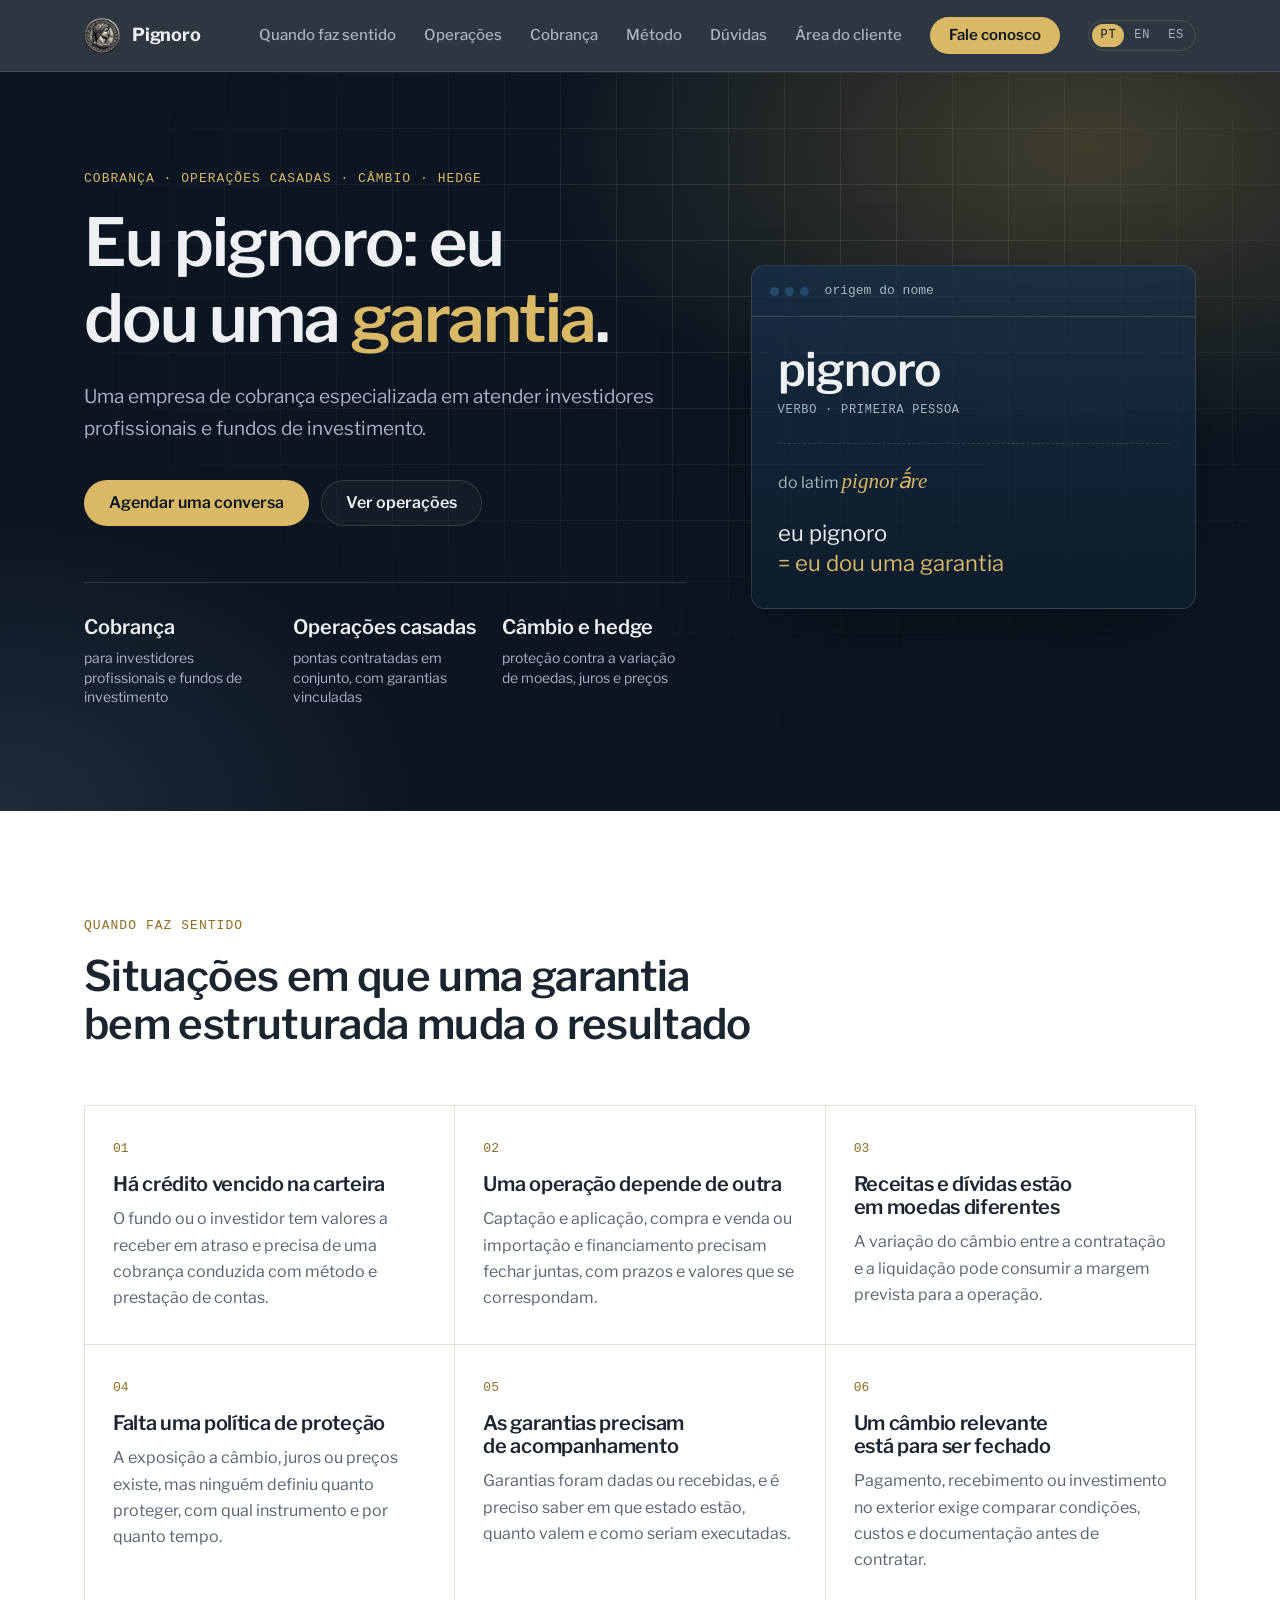
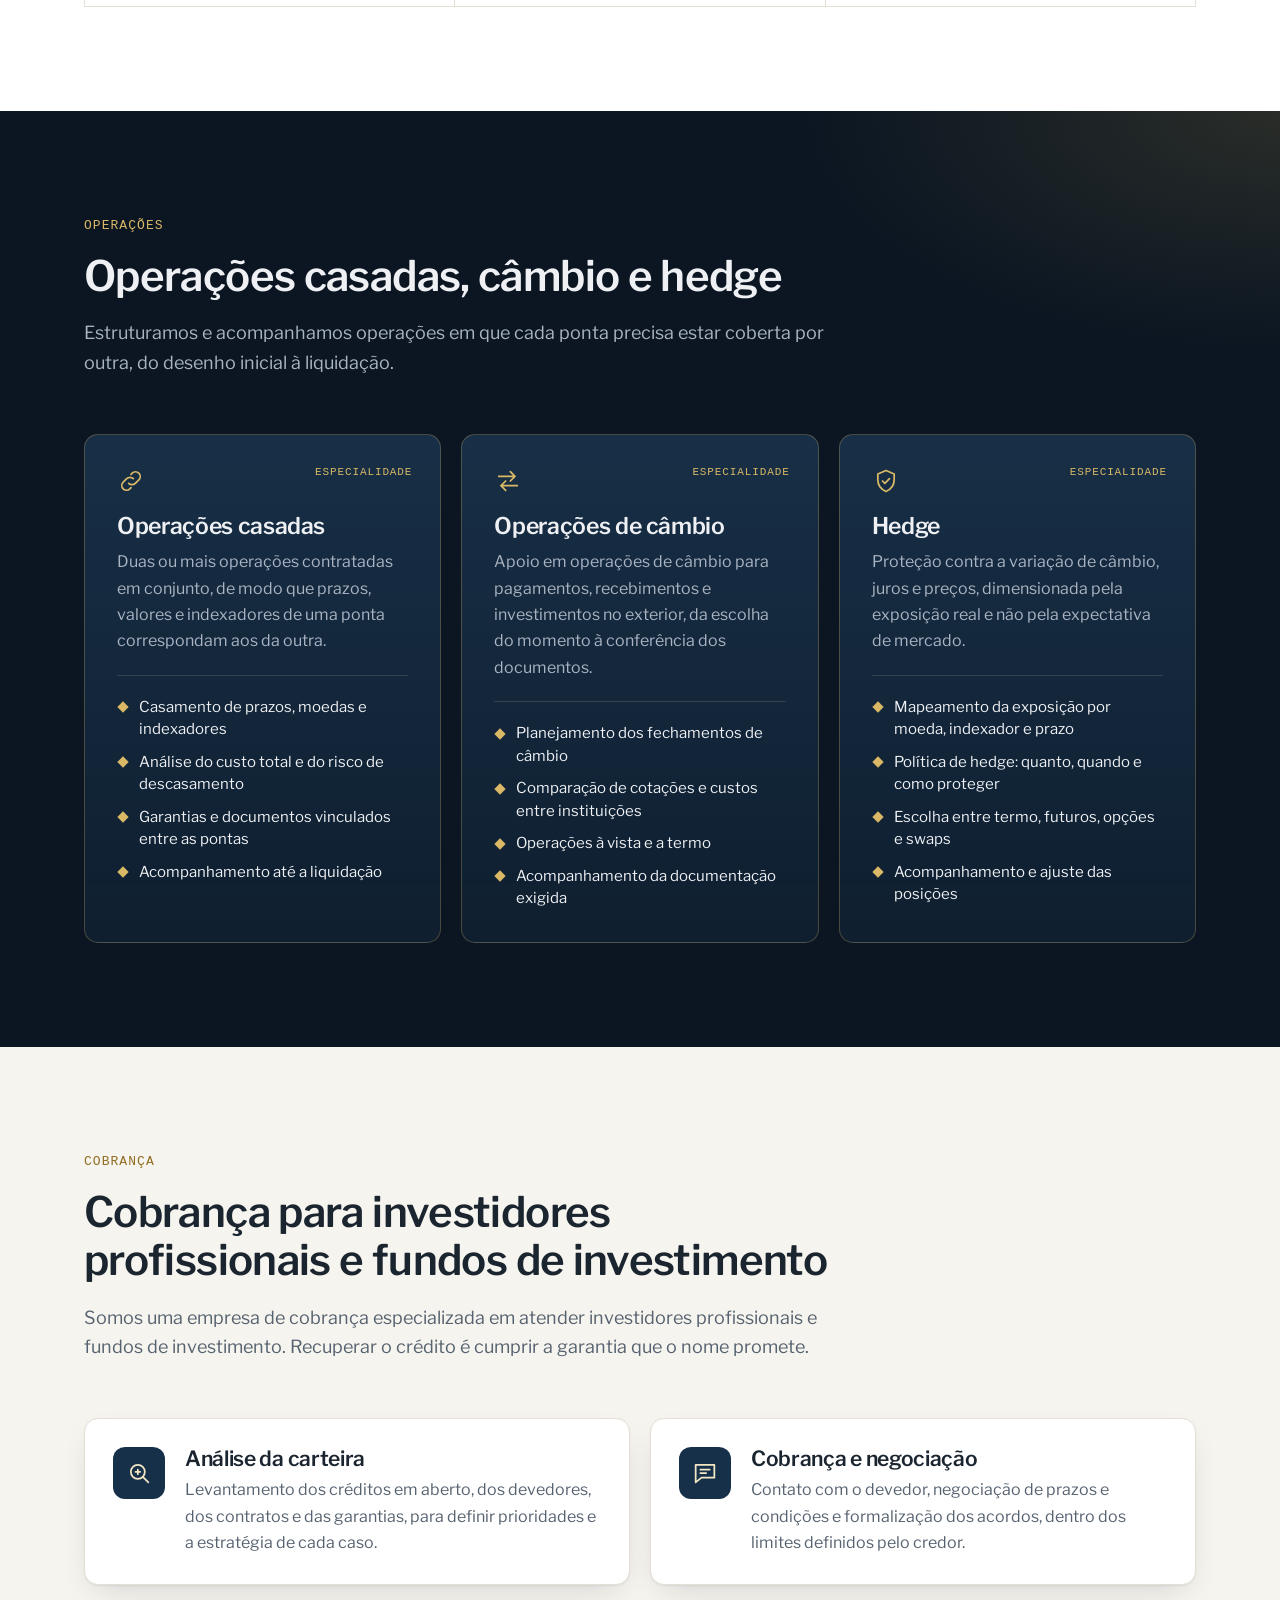
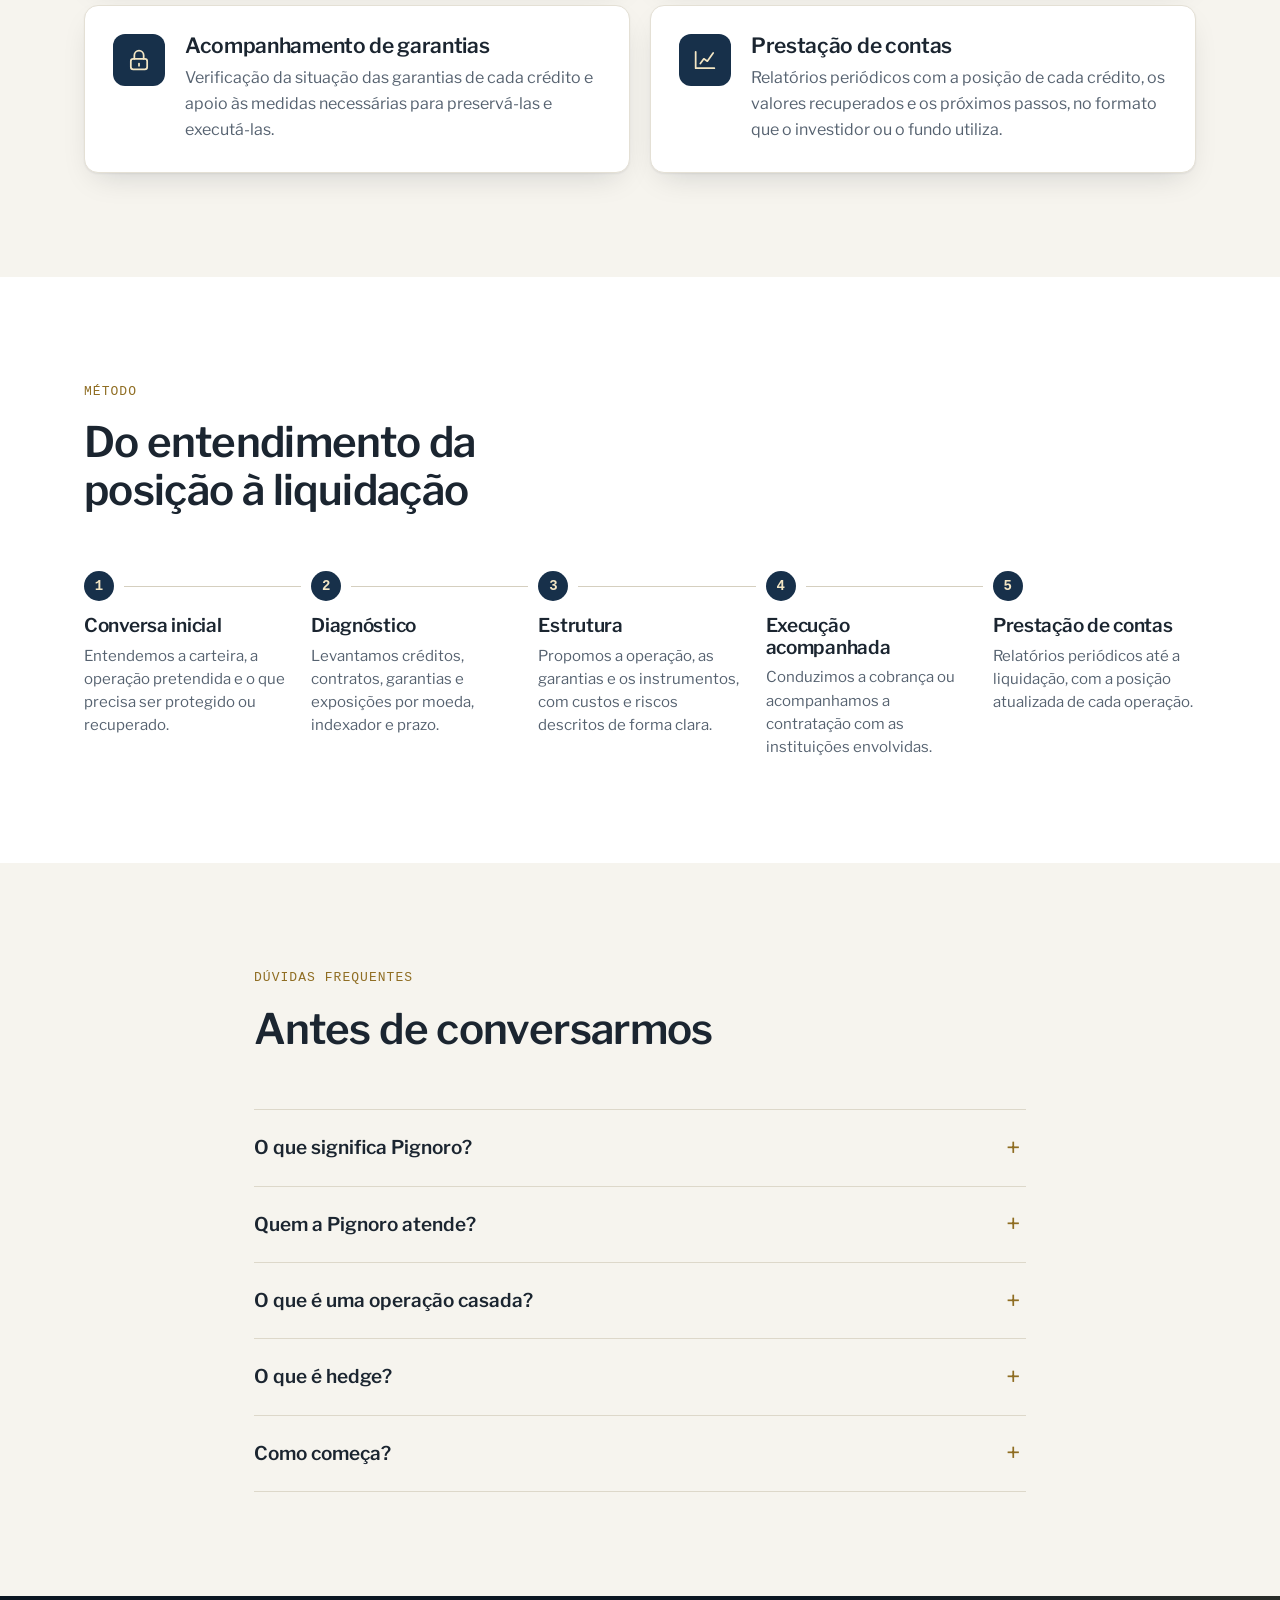
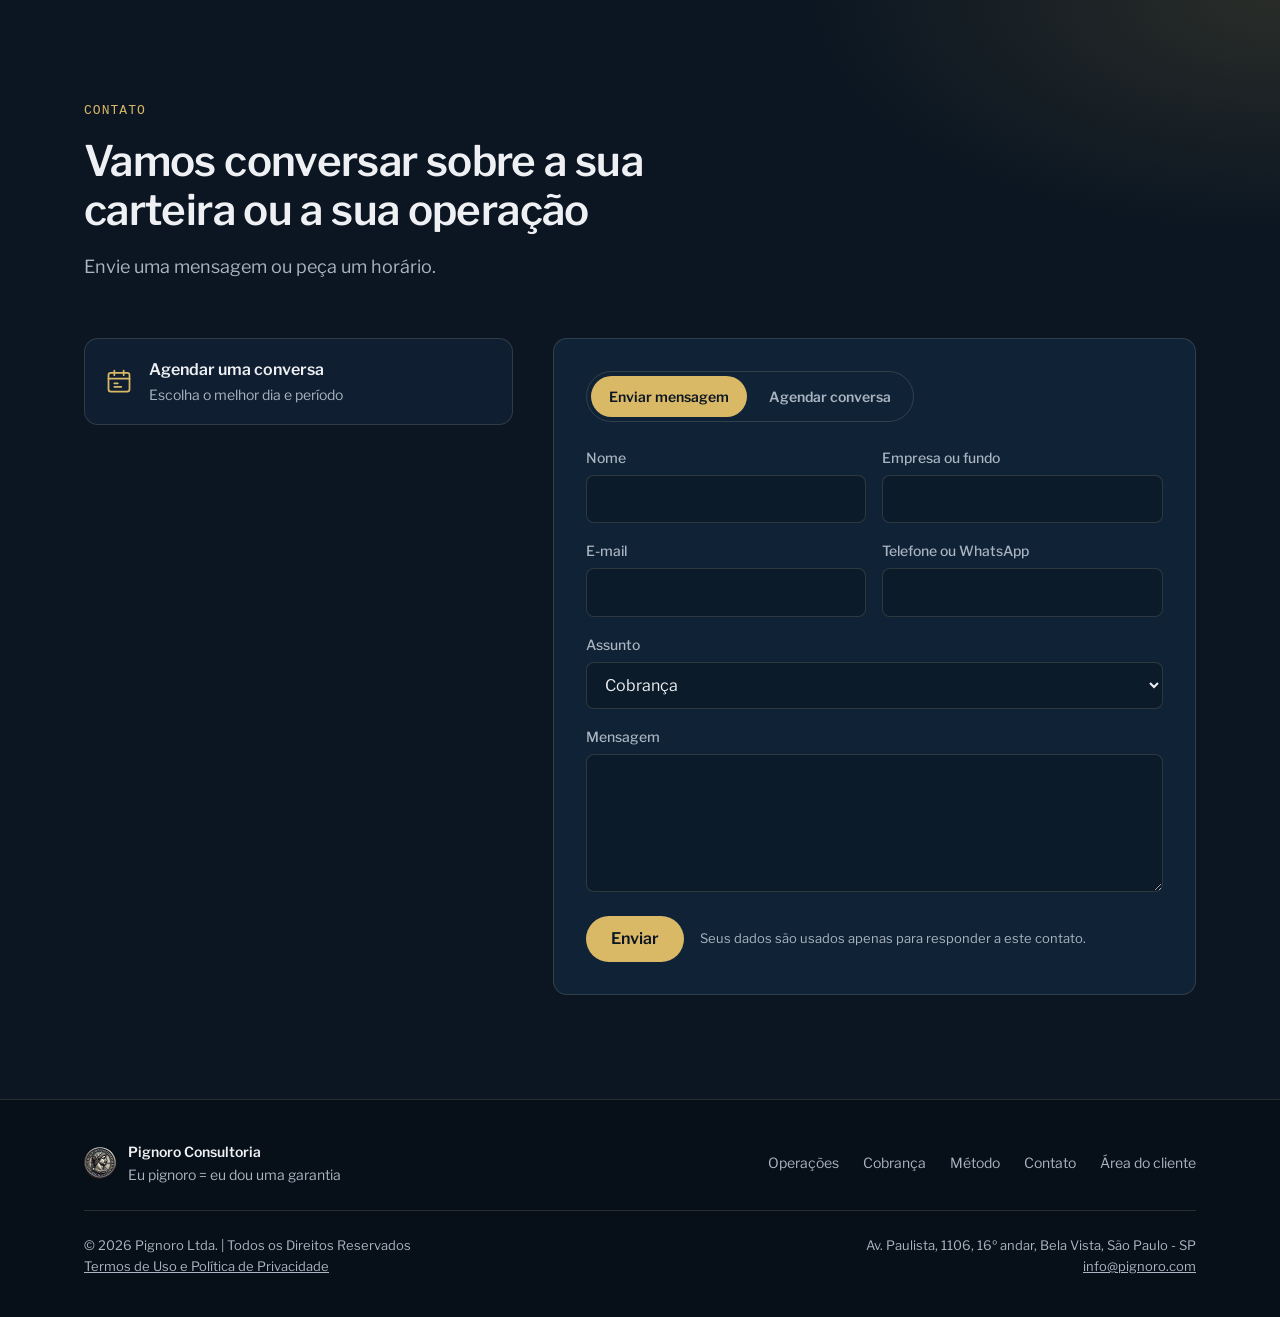
<file: index.html>
<!DOCTYPE html>
<html lang="pt-BR">

<head>
    <meta charset="utf-8">
    <meta name="viewport" content="width=device-width, initial-scale=1">
    <title>Pignoro Consultoria | Cobrança, operações casadas, câmbio e hedge</title>
    <meta name="description" content="Pignoro: do latim pignorā́re, eu dou uma garantia. Empresa de cobrança especializada em atender investidores profissionais e fundos de investimento. Operações casadas, câmbio e hedge.">
    <meta name="theme-color" content="#0b1622">
    <link rel="canonical" href="https://pignoro.felipealmeidaconsultoria.com.br/">
    <link rel="alternate" hreflang="pt-BR" href="https://pignoro.felipealmeidaconsultoria.com.br/">
    <link rel="alternate" hreflang="en" href="https://pignoro.felipealmeidaconsultoria.com.br/en/">
    <link rel="alternate" hreflang="es" href="https://pignoro.felipealmeidaconsultoria.com.br/es/">
    <link rel="alternate" hreflang="x-default" href="https://pignoro.felipealmeidaconsultoria.com.br/">

    <meta property="og:type" content="website">
    <meta property="og:locale" content="pt_BR">
    <meta property="og:site_name" content="Pignoro Consultoria">
    <meta property="og:title" content="Pignoro: eu dou uma garantia">
    <meta property="og:description" content="Empresa de cobrança especializada em atender investidores profissionais e fundos de investimento. Operações casadas, câmbio e hedge.">
    <meta property="og:url" content="https://pignoro.felipealmeidaconsultoria.com.br/">
    <meta property="og:image" content="https://pignoro.felipealmeidaconsultoria.com.br/assets/img/icone-512.png?v=2">

    <link rel="icon" href="assets/img/icone-32.png?v=2" sizes="32x32" type="image/png">
    <link rel="icon" href="assets/img/icone-192.png?v=2" sizes="192x192" type="image/png">
    <link rel="apple-touch-icon" href="assets/img/icone-180.png?v=2">
    <link rel="preload" href="assets/fonts/libre-franklin-wght.woff2" as="font" type="font/woff2" crossorigin>
    <link rel="stylesheet" href="assets/css/site.css?v=7">

    <script type="application/ld+json">
    {
        "@context": "https://schema.org",
        "@type": "FinancialService",
        "name": "Pignoro Consultoria",
        "url": "https://pignoro.felipealmeidaconsultoria.com.br/",
        "logo": "https://pignoro.felipealmeidaconsultoria.com.br/assets/img/icone-512.png?v=2",
        "legalName": "Pignoro Ltda.",
        "email": "info@pignoro.com",
        "address": { "@type": "PostalAddress", "streetAddress": "Av. Paulista, 1106, 16º andar, Bela Vista", "addressLocality": "São Paulo", "addressRegion": "SP", "addressCountry": "BR" },
        "description": "Empresa de cobrança especializada em atender investidores profissionais e fundos de investimento. Operações casadas, operações de câmbio e hedge.",
        "areaServed": "BR",
        "knowsAbout": ["Cobrança", "Recuperação de crédito", "Operações casadas", "Operações de câmbio", "Hedge", "Garantias", "Fundos de investimento", "Investidores profissionais"]
    }
    </script>
    <script defer src="assets/js/config.js?v=4"></script>
    <script defer src="assets/js/site.js?v=8"></script>
</head>

<body>
    <a class="skip-link" href="#conteudo">Pular para o conteúdo</a>

    <header class="site-header" id="topo">
        <div class="container header-inner">
            <a class="brand" href="#topo" aria-label="Pignoro Consultoria, início">
                <img src="assets/img/icone-96.png?v=2" alt="" width="36" height="36">
                <span class="brand-text">
                    <strong>Pignoro</strong>
                </span>
            </a>

            <button class="nav-toggle" type="button" aria-expanded="false" aria-controls="menu-principal">
                <span class="nav-toggle-bars" aria-hidden="true"></span>
                <span class="sr-only">Abrir menu</span>
            </button>

            <nav class="site-nav" id="menu-principal" aria-label="Principal">
                <a href="#quando">Quando faz sentido</a>
                <a href="#servicos">Operações</a>
                <a href="#cobranca">Cobrança</a>
                <a href="#metodo">Método</a>
                <a href="#duvidas">Dúvidas</a>
                <a href="cliente/?idioma=pt">Área do cliente</a>
                <a class="btn btn-primary btn-small" href="#contato">Fale conosco</a>
                <span class="lang-switch" aria-label="Idioma">
                    <a href="./" hreflang="pt-BR" lang="pt-BR" title="Português" aria-current="true">PT</a>
                    <a href="en/" hreflang="en" lang="en" title="English">EN</a>
                    <a href="es/" hreflang="es" lang="es" title="Español">ES</a>
                </span>
            </nav>
        </div>
    </header>

    <main id="conteudo">

        <!-- HERO -->
        <section class="hero">
            <div class="hero-grid" aria-hidden="true"></div>
            <div class="container hero-inner">
                <div class="hero-copy">
                    <p class="eyebrow">Cobrança · Operações casadas · Câmbio · Hedge</p>
                    <h1>Eu pignoro: eu dou uma <em>garantia</em>.</h1>
                    <p class="lead">
                        Uma empresa de cobrança especializada em atender investidores profissionais e fundos de
                        investimento.
                    </p>
                    <div class="hero-actions">
                        <a class="btn btn-primary" href="#contato" data-agendar>Agendar uma conversa</a>
                        <a class="btn btn-ghost" href="#servicos">Ver operações</a>
                    </div>
                    <ul class="hero-facts">
                        <li><strong>Cobrança</strong><span>para investidores profissionais e fundos de investimento</span></li>
                        <li><strong>Operações casadas</strong><span>pontas contratadas em conjunto, com garantias vinculadas</span></li>
                        <li><strong>Câmbio e hedge</strong><span>proteção contra a variação de moedas, juros e preços</span></li>
                    </ul>
                </div>

                <div class="hero-panel">
                    <div class="panel-head" aria-hidden="true">
                        <span class="panel-dot"></span><span class="panel-dot"></span><span class="panel-dot"></span>
                        <span class="panel-title">origem do nome</span>
                    </div>
                    <div class="entry">
                        <p class="entry-word">pignoro</p>
                        <p class="entry-class">verbo · primeira pessoa</p>
                        <p class="entry-origin">do latim <i lang="la">pignorā́re</i></p>
                        <p class="entry-meaning">eu pignoro <span>= eu dou uma garantia</span></p>
                    </div>
                </div>
            </div>
        </section>

        <!-- QUANDO FAZ SENTIDO -->
        <section class="section section-light" id="quando">
            <div class="container">
                <header class="section-head">
                    <p class="eyebrow">Quando faz sentido</p>
                    <h2>Situações em que uma garantia bem estruturada muda o resultado</h2>
                </header>
                <ul class="situations">
                    <li>
                        <h3>Há crédito vencido na carteira</h3>
                        <p>O fundo ou o investidor tem valores a receber em atraso e precisa de uma cobrança conduzida com método e prestação de contas.</p>
                    </li>
                    <li>
                        <h3>Uma operação depende de outra</h3>
                        <p>Captação e aplicação, compra e venda ou importação e financiamento precisam fechar juntas, com prazos e valores que se correspondam.</p>
                    </li>
                    <li>
                        <h3>Receitas e dívidas estão em moedas diferentes</h3>
                        <p>A variação do câmbio entre a contratação e a liquidação pode consumir a margem prevista para a operação.</p>
                    </li>
                    <li>
                        <h3>Falta uma política de proteção</h3>
                        <p>A exposição a câmbio, juros ou preços existe, mas ninguém definiu quanto proteger, com qual instrumento e por quanto tempo.</p>
                    </li>
                    <li>
                        <h3>As garantias precisam de acompanhamento</h3>
                        <p>Garantias foram dadas ou recebidas, e é preciso saber em que estado estão, quanto valem e como seriam executadas.</p>
                    </li>
                    <li>
                        <h3>Um câmbio relevante está para ser fechado</h3>
                        <p>Pagamento, recebimento ou investimento no exterior exige comparar condições, custos e documentação antes de contratar.</p>
                    </li>
                </ul>
            </div>
        </section>

        <!-- OPERAÇÕES -->
        <section class="section section-dark" id="servicos">
            <div class="container">
                <header class="section-head">
                    <p class="eyebrow">Operações</p>
                    <h2>Operações casadas, câmbio e hedge</h2>
                    <p class="section-intro">
                        Estruturamos e acompanhamos operações em que cada ponta precisa estar coberta por outra,
                        do desenho inicial à liquidação.
                    </p>
                </header>

                <div class="services-core">
                    <article class="card card-core">
                        <span class="card-tag">Especialidade</span>
                        <svg class="icon" viewBox="0 0 24 24" aria-hidden="true"><path d="M10 14a4 4 0 005.7 0l3-3a4 4 0 00-5.7-5.7l-1 1" /><path d="M14 10a4 4 0 00-5.7 0l-3 3a4 4 0 005.7 5.7l1-1" /></svg>
                        <h3>Operações casadas</h3>
                        <p>Duas ou mais operações contratadas em conjunto, de modo que prazos, valores e indexadores de uma ponta correspondam aos da outra.</p>
                        <ul>
                            <li>Casamento de prazos, moedas e indexadores</li>
                            <li>Análise do custo total e do risco de descasamento</li>
                            <li>Garantias e documentos vinculados entre as pontas</li>
                            <li>Acompanhamento até a liquidação</li>
                        </ul>
                    </article>

                    <article class="card card-core">
                        <span class="card-tag">Especialidade</span>
                        <svg class="icon" viewBox="0 0 24 24" aria-hidden="true"><path d="M4 8h14M14 4l4 4-4 4" /><path d="M20 16H6M10 12l-4 4 4 4" /></svg>
                        <h3>Operações de câmbio</h3>
                        <p>Apoio em operações de câmbio para pagamentos, recebimentos e investimentos no exterior, da escolha do momento à conferência dos documentos.</p>
                        <ul>
                            <li>Planejamento dos fechamentos de câmbio</li>
                            <li>Comparação de cotações e custos entre instituições</li>
                            <li>Operações à vista e a termo</li>
                            <li>Acompanhamento da documentação exigida</li>
                        </ul>
                    </article>

                    <article class="card card-core">
                        <span class="card-tag">Especialidade</span>
                        <svg class="icon" viewBox="0 0 24 24" aria-hidden="true"><path d="M12 3l7 3v5c0 4.5-3 8.3-7 10-4-1.7-7-5.5-7-10V6l7-3z" /><path d="M9 12l2 2 4-4" /></svg>
                        <h3>Hedge</h3>
                        <p>Proteção contra a variação de câmbio, juros e preços, dimensionada pela exposição real e não pela expectativa de mercado.</p>
                        <ul>
                            <li>Mapeamento da exposição por moeda, indexador e prazo</li>
                            <li>Política de hedge: quanto, quando e como proteger</li>
                            <li>Escolha entre termo, futuros, opções e swaps</li>
                            <li>Acompanhamento e ajuste das posições</li>
                        </ul>
                    </article>
                </div>
            </div>
        </section>

        <!-- COBRANÇA -->
        <section class="section section-tint" id="cobranca">
            <div class="container">
                <header class="section-head">
                    <p class="eyebrow">Cobrança</p>
                    <h2>Cobrança para investidores profissionais e fundos de investimento</h2>
                    <p class="section-intro">
                        Somos uma empresa de cobrança especializada em atender investidores profissionais e fundos de
                        investimento. Recuperar o crédito é cumprir a garantia que o nome promete.
                    </p>
                </header>
                <div class="ai-grid">
                    <article class="ai-card">
                        <svg class="icon" viewBox="0 0 24 24" aria-hidden="true"><circle cx="11" cy="11" r="6" /><path d="M20 20l-4.5-4.5M9 11h4M11 9v4" /></svg>
                        <h3>Análise da carteira</h3>
                        <p>Levantamento dos créditos em aberto, dos devedores, dos contratos e das garantias, para definir prioridades e a estratégia de cada caso.</p>
                    </article>
                    <article class="ai-card">
                        <svg class="icon" viewBox="0 0 24 24" aria-hidden="true"><path d="M4 5h16v11H9l-5 4V5z" /><path d="M8 9h8M8 12h5" /></svg>
                        <h3>Cobrança e negociação</h3>
                        <p>Contato com o devedor, negociação de prazos e condições e formalização dos acordos, dentro dos limites definidos pelo credor.</p>
                    </article>
                    <article class="ai-card">
                        <svg class="icon" viewBox="0 0 24 24" aria-hidden="true"><rect x="5" y="11" width="14" height="9" rx="2" /><path d="M8 11V8a4 4 0 018 0v3M12 15v2" /></svg>
                        <h3>Acompanhamento de garantias</h3>
                        <p>Verificação da situação das garantias de cada crédito e apoio às medidas necessárias para preservá-las e executá-las.</p>
                    </article>
                    <article class="ai-card">
                        <svg class="icon" viewBox="0 0 24 24" aria-hidden="true"><path d="M4 19V5M4 19h16" /><path d="M8 15l3-4 3 2 5-7" /></svg>
                        <h3>Prestação de contas</h3>
                        <p>Relatórios periódicos com a posição de cada crédito, os valores recuperados e os próximos passos, no formato que o investidor ou o fundo utiliza.</p>
                    </article>
                </div>
            </div>
        </section>

        <!-- MÉTODO -->
        <section class="section section-light" id="metodo">
            <div class="container">
                <header class="section-head">
                    <p class="eyebrow">Método</p>
                    <h2>Do entendimento da posição à liquidação</h2>
                </header>
                <ol class="steps">
                    <li>
                        <h3>Conversa inicial</h3>
                        <p>Entendemos a carteira, a operação pretendida e o que precisa ser protegido ou recuperado.</p>
                    </li>
                    <li>
                        <h3>Diagnóstico</h3>
                        <p>Levantamos créditos, contratos, garantias e exposições por moeda, indexador e prazo.</p>
                    </li>
                    <li>
                        <h3>Estrutura</h3>
                        <p>Propomos a operação, as garantias e os instrumentos, com custos e riscos descritos de forma clara.</p>
                    </li>
                    <li>
                        <h3>Execução acompanhada</h3>
                        <p>Conduzimos a cobrança ou acompanhamos a contratação com as instituições envolvidas.</p>
                    </li>
                    <li>
                        <h3>Prestação de contas</h3>
                        <p>Relatórios periódicos até a liquidação, com a posição atualizada de cada operação.</p>
                    </li>
                </ol>
            </div>
        </section>

        <!-- DÚVIDAS -->
        <section class="section section-tint" id="duvidas">
            <div class="container narrow">
                <header class="section-head">
                    <p class="eyebrow">Dúvidas frequentes</p>
                    <h2>Antes de conversarmos</h2>
                </header>
                <div class="faq">
                    <details>
                        <summary>O que significa Pignoro?</summary>
                        <p>Vem do latim <i lang="la">pignorā́re</i>. Eu pignoro quer dizer eu dou uma garantia. É a mesma raiz de penhor e penhorar.</p>
                    </details>
                    <details>
                        <summary>Quem a Pignoro atende?</summary>
                        <p>Investidores profissionais e fundos de investimento.</p>
                    </details>
                    <details>
                        <summary>O que é uma operação casada?</summary>
                        <p>É um conjunto de duas ou mais operações contratadas ao mesmo tempo, em que uma ponta cobre a outra. Prazos, valores e indexadores são definidos em conjunto para que não haja descasamento entre elas.</p>
                    </details>
                    <details>
                        <summary>O que é hedge?</summary>
                        <p>É uma operação de proteção. Ela reduz o efeito da variação de câmbio, juros ou preços sobre um resultado que já está contratado ou previsto.</p>
                    </details>
                    <details>
                        <summary>Como começa?</summary>
                        <p>Com uma conversa inicial para entendermos a carteira ou a operação. A partir dela enviamos uma proposta com escopo e forma de trabalho.</p>
                    </details>
                </div>
            </div>
        </section>

        <!-- CONTATO -->
        <section class="section section-dark" id="contato">
            <div class="container">
                <header class="section-head">
                    <p class="eyebrow">Contato</p>
                    <h2>Vamos conversar sobre a sua carteira ou a sua operação</h2>
                    <p class="section-intro">Envie uma mensagem ou peça um horário.</p>
                </header>

                <div class="contact">
                    <div class="channels">
                        <a class="channel" data-channel="agenda" href="#form-contato" data-agendar>
                            <svg class="icon" viewBox="0 0 24 24" aria-hidden="true"><rect x="3" y="5" width="18" height="16" rx="2" /><path d="M3 10h18M8 3v4M16 3v4M8 14h3M8 17h6" /></svg>
                            <span><strong>Agendar uma conversa</strong><span>Escolha o melhor dia e período</span></span>
                        </a>
                    </div>

                    <form class="form" id="form-contato" action="contato.php" method="post" novalidate>
                        <fieldset class="form-mode">
                            <legend class="sr-only">O que você deseja?</legend>
                            <label><input type="radio" name="tipo" value="mensagem" checked><span>Enviar mensagem</span></label>
                            <label><input type="radio" name="tipo" value="agendar"><span>Agendar conversa</span></label>
                        </fieldset>

                        <div class="form-row">
                            <label class="field">
                                <span>Nome</span>
                                <input type="text" name="nome" autocomplete="name" maxlength="100" required>
                            </label>
                            <label class="field">
                                <span>Empresa ou fundo</span>
                                <input type="text" name="empresa" autocomplete="organization" maxlength="100">
                            </label>
                        </div>
                        <div class="form-row">
                            <label class="field">
                                <span>E-mail</span>
                                <input type="email" name="email" autocomplete="email" maxlength="150" required>
                            </label>
                            <label class="field">
                                <span>Telefone ou WhatsApp</span>
                                <input type="tel" name="telefone" autocomplete="tel" maxlength="30">
                            </label>
                        </div>

                        <label class="field">
                            <span>Assunto</span>
                            <select name="assunto">
                                <option value="Cobrança">Cobrança</option>
                                <option value="Operações casadas">Operações casadas</option>
                                <option value="Operações de câmbio">Operações de câmbio</option>
                                <option value="Hedge">Hedge</option>
                                <option value="Outro assunto">Outro assunto</option>
                            </select>
                        </label>

                        <div class="form-row form-agenda" hidden>
                            <label class="field">
                                <span>Data de preferência</span>
                                <input type="date" name="data">
                            </label>
                            <label class="field">
                                <span>Período</span>
                                <select name="periodo">
                                    <option value="Manhã">Manhã</option>
                                    <option value="Tarde">Tarde</option>
                                    <option value="Fim do dia">Fim do dia</option>
                                </select>
                            </label>
                        </div>

                        <label class="field">
                            <span>Mensagem</span>
                            <textarea name="mensagem" rows="5" maxlength="3000" required></textarea>
                        </label>

                        <label class="field field-trap" aria-hidden="true">
                            <span>Não preencha este campo</span>
                            <input type="text" name="website" tabindex="-1" autocomplete="off">
                        </label>

                        <div class="form-foot">
                            <button class="btn btn-primary" type="submit">Enviar</button>
                            <p class="form-note">Seus dados são usados apenas para responder a este contato.</p>
                        </div>
                        <p class="form-status" role="status" aria-live="polite"></p>
                    </form>
                </div>
            </div>
        </section>
    </main>

    <footer class="site-footer">
        <div class="container footer-inner">
            <div class="footer-brand">
                <img src="assets/img/icone-64.png?v=2" alt="" width="32" height="32">
                <div>
                    <strong>Pignoro Consultoria</strong>
                    <span>Eu pignoro = eu dou uma garantia</span>
                </div>
            </div>
            <nav class="footer-nav" aria-label="Rodapé">
                <a href="#servicos">Operações</a>
                <a href="#cobranca">Cobrança</a>
                <a href="#metodo">Método</a>
                <a href="#contato">Contato</a>
                <a href="cliente/?idioma=pt">Área do cliente</a>
            </nav>
            <div class="footer-bottom">
                <div class="footer-legal">
                    <p>© <span data-year>2026</span> Pignoro Ltda. | Todos os Direitos Reservados</p>
                    <p><a href="termos/">Termos de Uso e Política de Privacidade</a></p>
                    <p data-cookies hidden><button type="button" class="link-button">Preferências de cookies</button></p>
                </div>
                <address class="footer-address">
                    Av. Paulista, 1106, 16º andar, Bela Vista, São Paulo - SP<br>
                    <a href="mailto:info@pignoro.com">info@pignoro.com</a>
                </address>
            </div>
        </div>
    </footer>

</body>

</html>
</file>
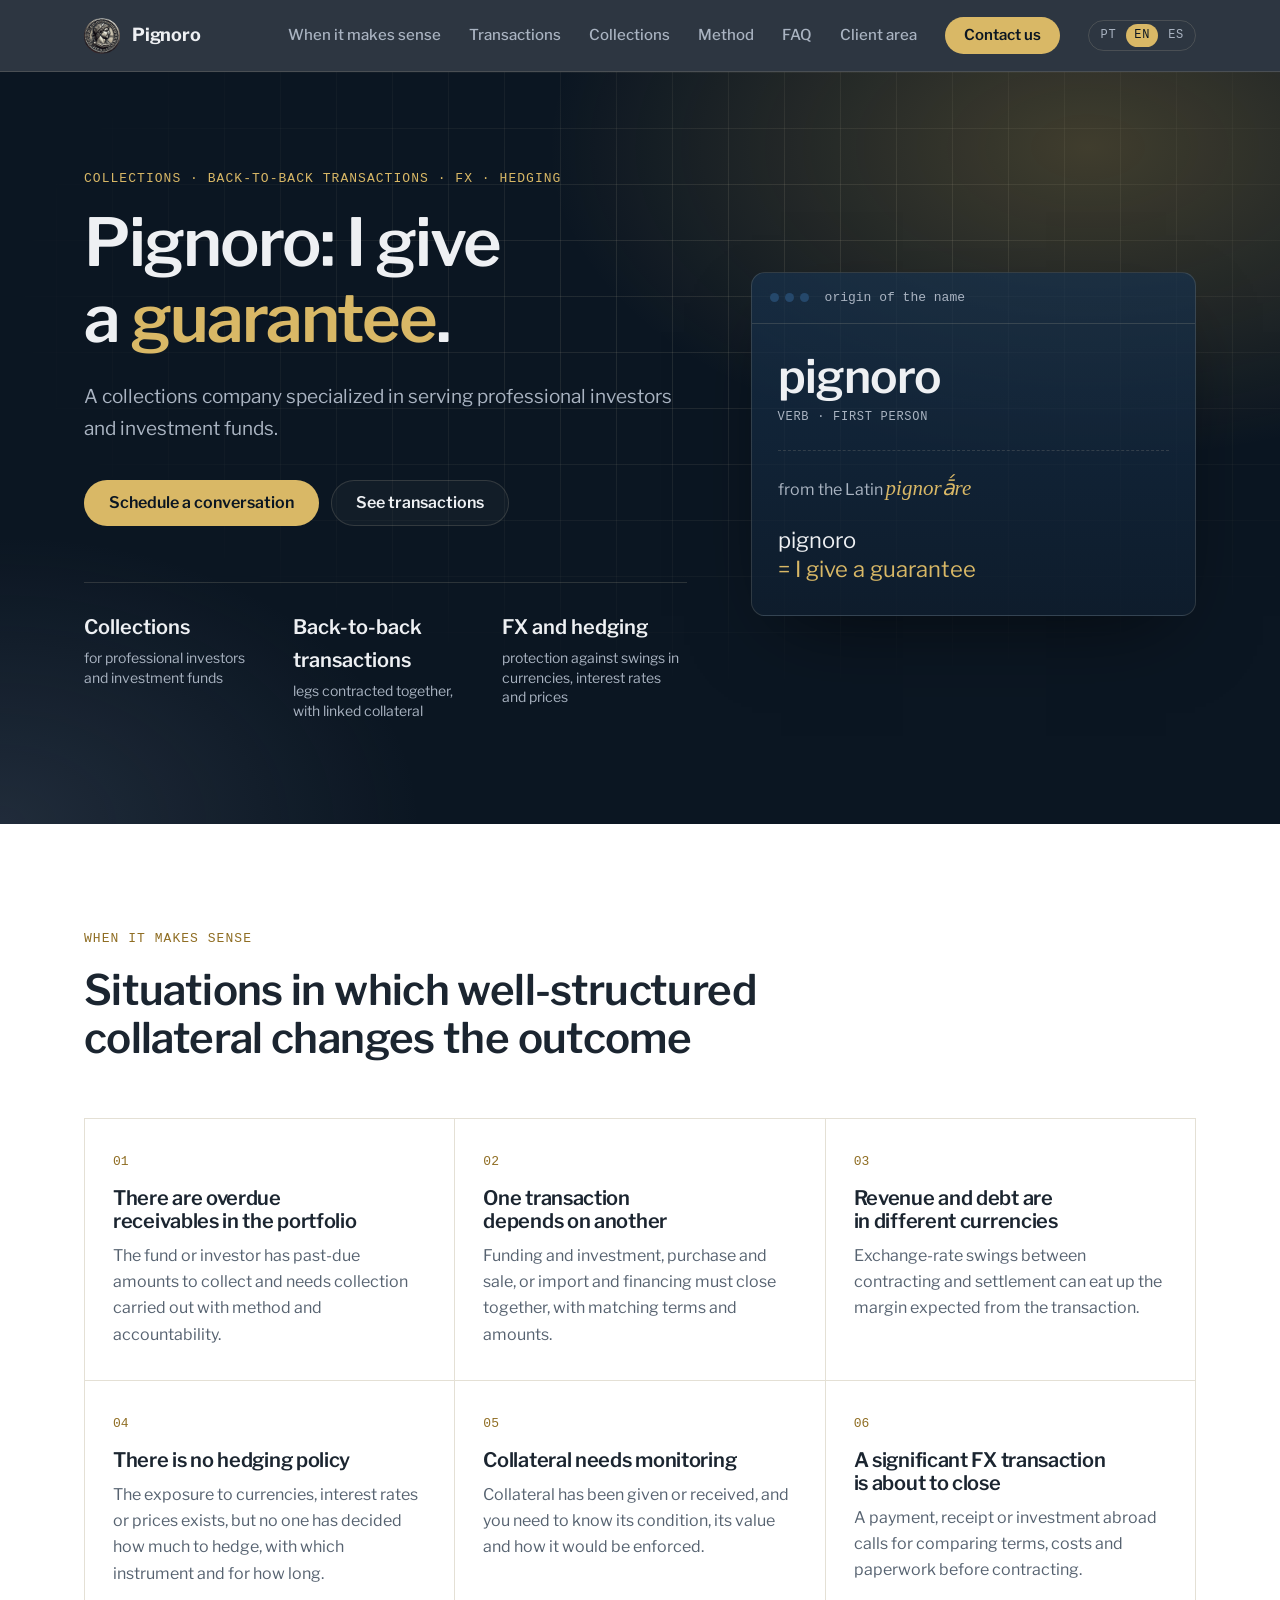
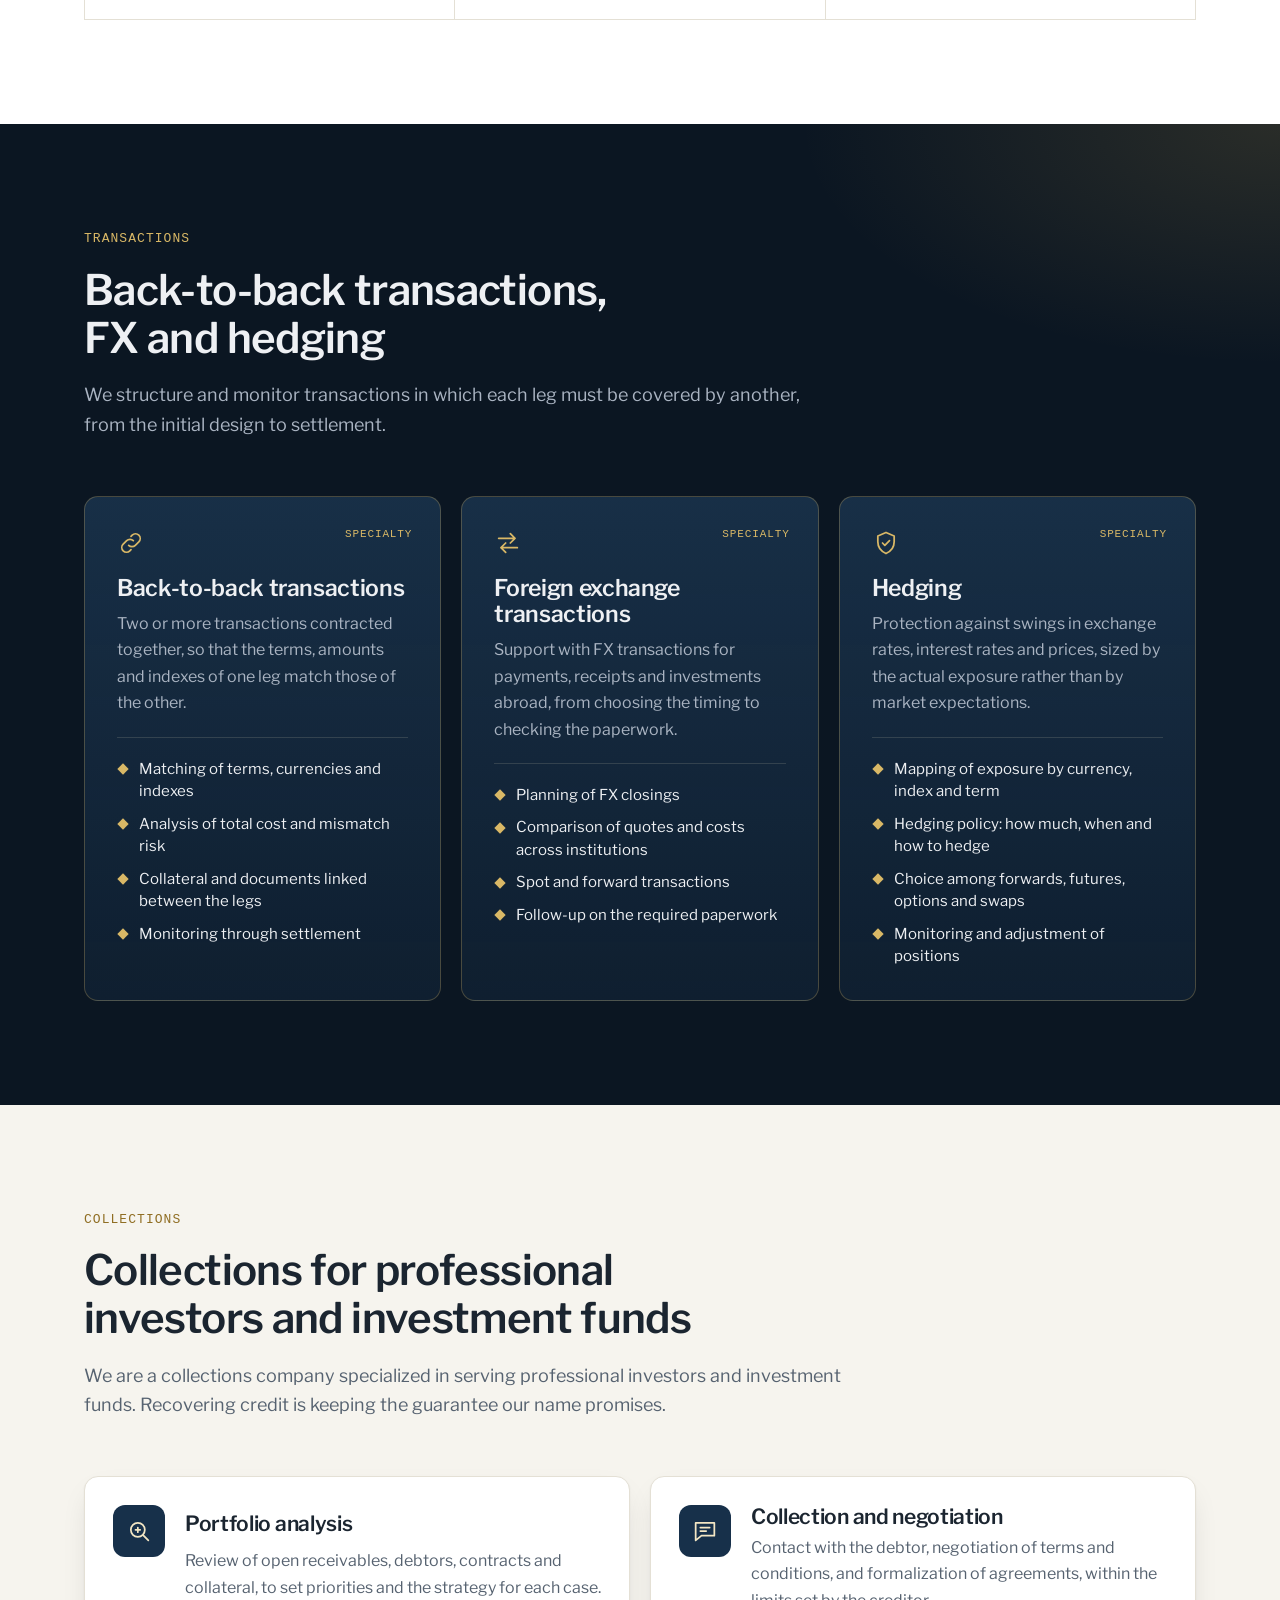
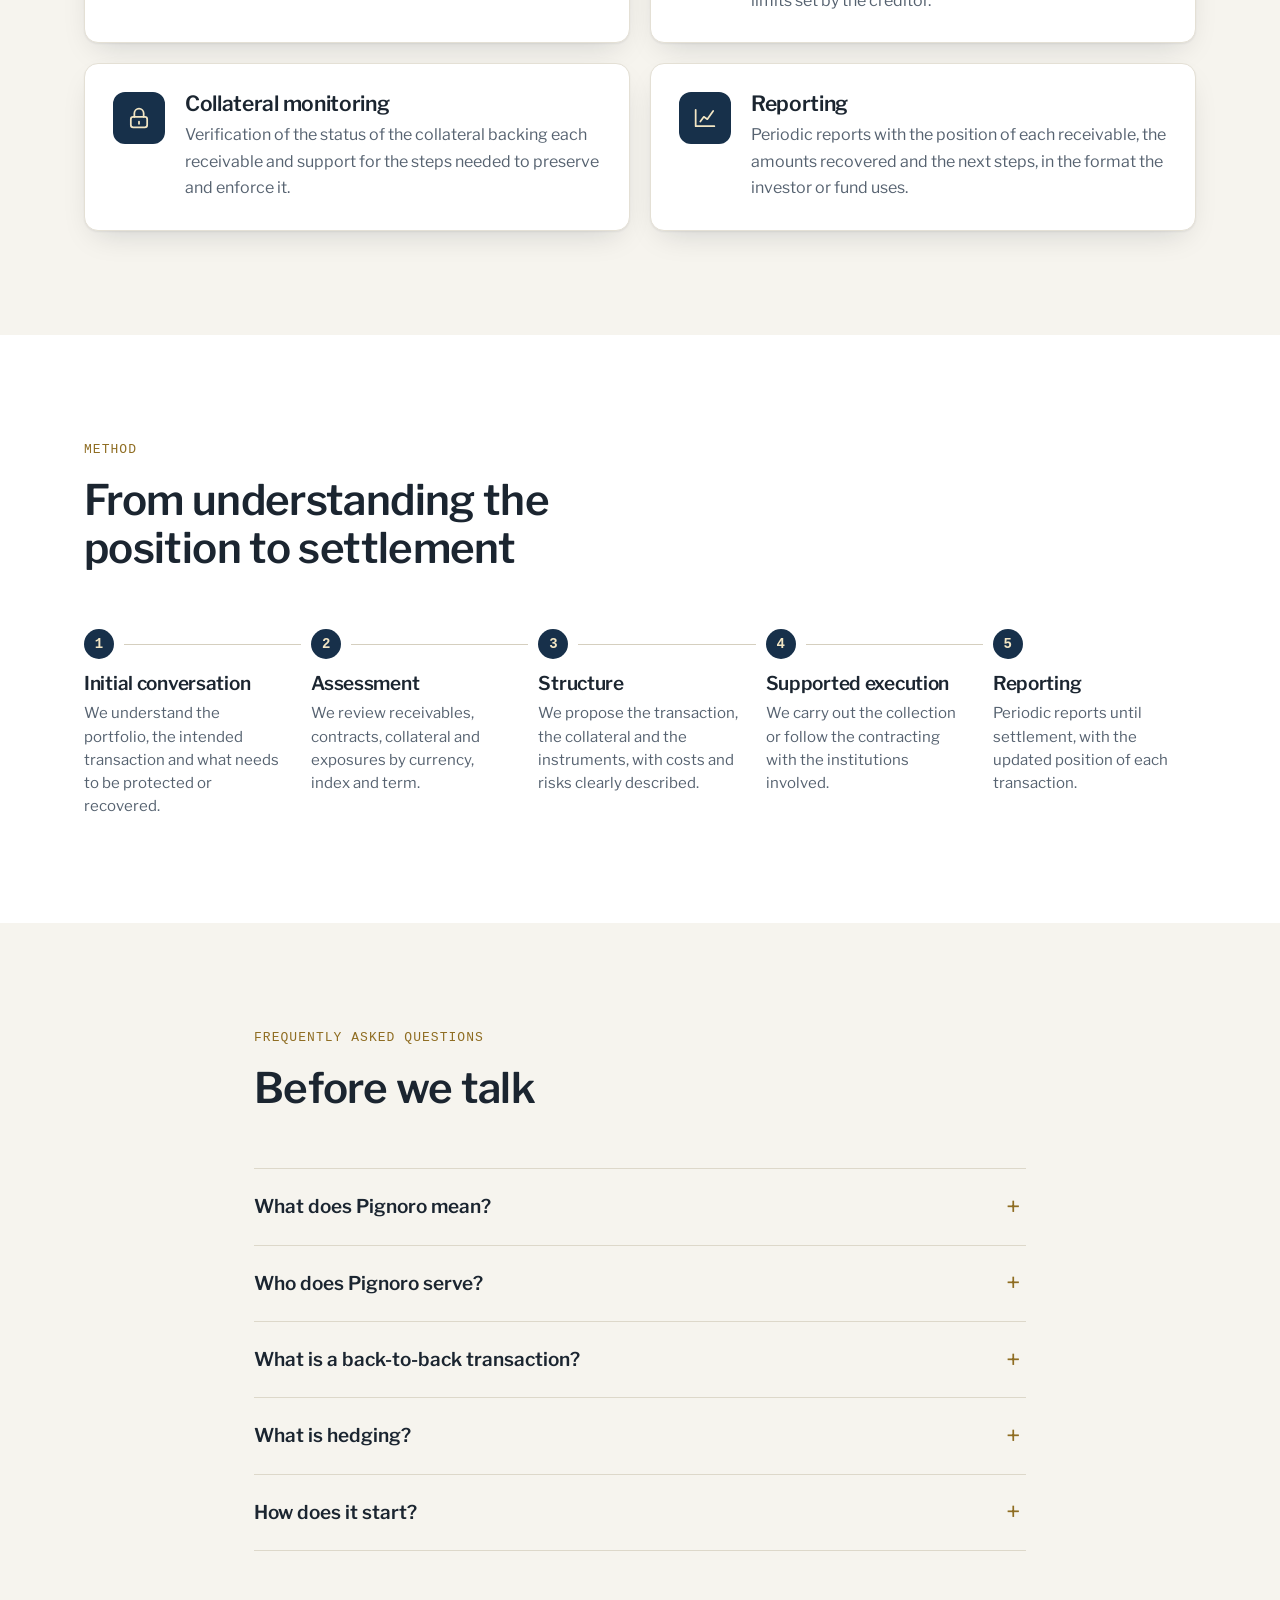
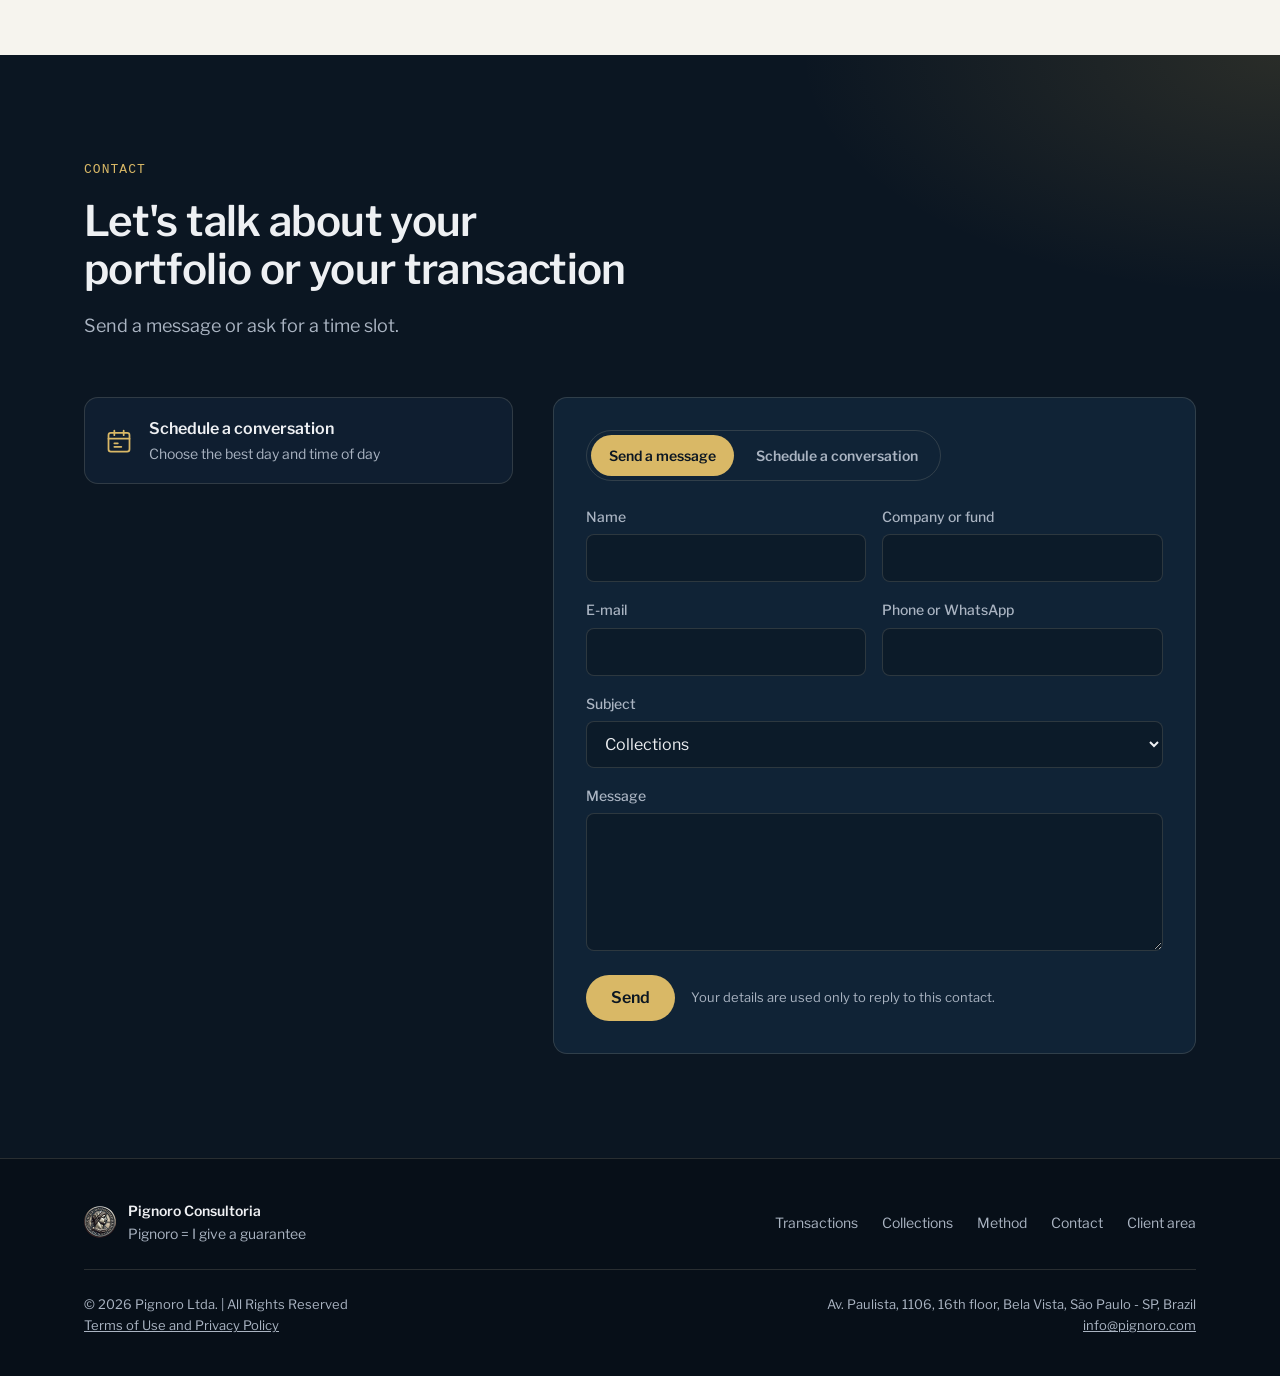
<file: en/index.html>
<!DOCTYPE html>
<html lang="en">

<head>
    <meta charset="utf-8">
    <meta name="viewport" content="width=device-width, initial-scale=1">
    <title>Pignoro Consultoria | Collections, back-to-back transactions, FX and hedging</title>
    <meta name="description" content="Pignoro: from the Latin pignorā́re, I give a guarantee. A collections company specialized in serving professional investors and investment funds. Back-to-back transactions, foreign exchange and hedging.">
    <meta name="theme-color" content="#0b1622">
    <link rel="canonical" href="https://pignoro.felipealmeidaconsultoria.com.br/en/">
    <link rel="alternate" hreflang="pt-BR" href="https://pignoro.felipealmeidaconsultoria.com.br/">
    <link rel="alternate" hreflang="en" href="https://pignoro.felipealmeidaconsultoria.com.br/en/">
    <link rel="alternate" hreflang="es" href="https://pignoro.felipealmeidaconsultoria.com.br/es/">
    <link rel="alternate" hreflang="x-default" href="https://pignoro.felipealmeidaconsultoria.com.br/">

    <meta property="og:type" content="website">
    <meta property="og:locale" content="en_US">
    <meta property="og:site_name" content="Pignoro Consultoria">
    <meta property="og:title" content="Pignoro: I give a guarantee">
    <meta property="og:description" content="A collections company specialized in serving professional investors and investment funds. Back-to-back transactions, foreign exchange and hedging.">
    <meta property="og:url" content="https://pignoro.felipealmeidaconsultoria.com.br/en/">
    <meta property="og:image" content="https://pignoro.felipealmeidaconsultoria.com.br/assets/img/icone-512.png?v=2">

    <link rel="icon" href="../assets/img/icone-32.png?v=2" sizes="32x32" type="image/png">
    <link rel="icon" href="../assets/img/icone-192.png?v=2" sizes="192x192" type="image/png">
    <link rel="apple-touch-icon" href="../assets/img/icone-180.png?v=2">
    <link rel="preload" href="../assets/fonts/libre-franklin-wght.woff2" as="font" type="font/woff2" crossorigin>
    <link rel="stylesheet" href="../assets/css/site.css?v=7">

    <script type="application/ld+json">
    {
        "@context": "https://schema.org",
        "@type": "FinancialService",
        "name": "Pignoro Consultoria",
        "url": "https://pignoro.felipealmeidaconsultoria.com.br/",
        "logo": "https://pignoro.felipealmeidaconsultoria.com.br/assets/img/icone-512.png?v=2",
        "legalName": "Pignoro Ltda.",
        "email": "info@pignoro.com",
        "address": { "@type": "PostalAddress", "streetAddress": "Av. Paulista, 1106, 16º andar, Bela Vista", "addressLocality": "São Paulo", "addressRegion": "SP", "addressCountry": "BR" },
        "description": "A collections company specialized in serving professional investors and investment funds. Back-to-back transactions, foreign exchange transactions and hedging.",
        "areaServed": "BR",
        "knowsAbout": ["Debt collection", "Credit recovery", "Back-to-back transactions", "Foreign exchange transactions", "Hedging", "Collateral", "Investment funds", "Professional investors"]
    }
    </script>
    <script defer src="../assets/js/config.js?v=4"></script>
    <script defer src="../assets/js/site.js?v=8"></script>
</head>

<body>
    <a class="skip-link" href="#conteudo">Skip to content</a>

    <header class="site-header" id="topo">
        <div class="container header-inner">
            <a class="brand" href="#topo" aria-label="Pignoro Consultoria, home">
                <img src="../assets/img/icone-96.png?v=2" alt="" width="36" height="36">
                <span class="brand-text">
                    <strong>Pignoro</strong>
                </span>
            </a>

            <button class="nav-toggle" type="button" aria-expanded="false" aria-controls="menu-principal">
                <span class="nav-toggle-bars" aria-hidden="true"></span>
                <span class="sr-only">Open menu</span>
            </button>

            <nav class="site-nav" id="menu-principal" aria-label="Main">
                <a href="#quando">When it makes sense</a>
                <a href="#servicos">Transactions</a>
                <a href="#cobranca">Collections</a>
                <a href="#metodo">Method</a>
                <a href="#duvidas">FAQ</a>
                <a href="../cliente/?idioma=en">Client area</a>
                <a class="btn btn-primary btn-small" href="#contato">Contact us</a>
                <span class="lang-switch" aria-label="Language">
                    <a href="../" hreflang="pt-BR" lang="pt-BR" title="Português">PT</a>
                    <a href="../en/" hreflang="en" lang="en" title="English" aria-current="true">EN</a>
                    <a href="../es/" hreflang="es" lang="es" title="Español">ES</a>
                </span>
            </nav>
        </div>
    </header>

    <main id="conteudo">

        <!-- HERO -->
        <section class="hero">
            <div class="hero-grid" aria-hidden="true"></div>
            <div class="container hero-inner">
                <div class="hero-copy">
                    <p class="eyebrow">Collections · Back-to-back transactions · FX · Hedging</p>
                    <h1>Pignoro: I give a <em>guarantee</em>.</h1>
                    <p class="lead">
                        A collections company specialized in serving professional investors and investment
                        funds.
                    </p>
                    <div class="hero-actions">
                        <a class="btn btn-primary" href="#contato" data-agendar>Schedule a conversation</a>
                        <a class="btn btn-ghost" href="#servicos">See transactions</a>
                    </div>
                    <ul class="hero-facts">
                        <li><strong>Collections</strong><span>for professional investors and investment funds</span></li>
                        <li><strong>Back-to-back transactions</strong><span>legs contracted together, with linked collateral</span></li>
                        <li><strong>FX and hedging</strong><span>protection against swings in currencies, interest rates and prices</span></li>
                    </ul>
                </div>

                <div class="hero-panel">
                    <div class="panel-head" aria-hidden="true">
                        <span class="panel-dot"></span><span class="panel-dot"></span><span class="panel-dot"></span>
                        <span class="panel-title">origin of the name</span>
                    </div>
                    <div class="entry">
                        <p class="entry-word">pignoro</p>
                        <p class="entry-class">verb · first person</p>
                        <p class="entry-origin">from the Latin <i lang="la">pignorā́re</i></p>
                        <p class="entry-meaning">pignoro <span>= I give a guarantee</span></p>
                    </div>
                </div>
            </div>
        </section>

        <!-- QUANDO FAZ SENTIDO -->
        <section class="section section-light" id="quando">
            <div class="container">
                <header class="section-head">
                    <p class="eyebrow">When it makes sense</p>
                    <h2>Situations in which well-structured collateral changes the outcome</h2>
                </header>
                <ul class="situations">
                    <li>
                        <h3>There are overdue receivables in the portfolio</h3>
                        <p>The fund or investor has past-due amounts to collect and needs collection carried out with method and accountability.</p>
                    </li>
                    <li>
                        <h3>One transaction depends on another</h3>
                        <p>Funding and investment, purchase and sale, or import and financing must close together, with matching terms and amounts.</p>
                    </li>
                    <li>
                        <h3>Revenue and debt are in different currencies</h3>
                        <p>Exchange-rate swings between contracting and settlement can eat up the margin expected from the transaction.</p>
                    </li>
                    <li>
                        <h3>There is no hedging policy</h3>
                        <p>The exposure to currencies, interest rates or prices exists, but no one has decided how much to hedge, with which instrument and for how long.</p>
                    </li>
                    <li>
                        <h3>Collateral needs monitoring</h3>
                        <p>Collateral has been given or received, and you need to know its condition, its value and how it would be enforced.</p>
                    </li>
                    <li>
                        <h3>A significant FX transaction is about to close</h3>
                        <p>A payment, receipt or investment abroad calls for comparing terms, costs and paperwork before contracting.</p>
                    </li>
                </ul>
            </div>
        </section>

        <!-- OPERAÇÕES -->
        <section class="section section-dark" id="servicos">
            <div class="container">
                <header class="section-head">
                    <p class="eyebrow">Transactions</p>
                    <h2>Back-to-back transactions, FX and hedging</h2>
                    <p class="section-intro">
                        We structure and monitor transactions in which each leg must be covered by another,
                        from the initial design to settlement.
                    </p>
                </header>

                <div class="services-core">
                    <article class="card card-core">
                        <span class="card-tag">Specialty</span>
                        <svg class="icon" viewBox="0 0 24 24" aria-hidden="true"><path d="M10 14a4 4 0 005.7 0l3-3a4 4 0 00-5.7-5.7l-1 1" /><path d="M14 10a4 4 0 00-5.7 0l-3 3a4 4 0 005.7 5.7l1-1" /></svg>
                        <h3>Back-to-back transactions</h3>
                        <p>Two or more transactions contracted together, so that the terms, amounts and indexes of one leg match those of the other.</p>
                        <ul>
                            <li>Matching of terms, currencies and indexes</li>
                            <li>Analysis of total cost and mismatch risk</li>
                            <li>Collateral and documents linked between the legs</li>
                            <li>Monitoring through settlement</li>
                        </ul>
                    </article>

                    <article class="card card-core">
                        <span class="card-tag">Specialty</span>
                        <svg class="icon" viewBox="0 0 24 24" aria-hidden="true"><path d="M4 8h14M14 4l4 4-4 4" /><path d="M20 16H6M10 12l-4 4 4 4" /></svg>
                        <h3>Foreign exchange transactions</h3>
                        <p>Support with FX transactions for payments, receipts and investments abroad, from choosing the timing to checking the paperwork.</p>
                        <ul>
                            <li>Planning of FX closings</li>
                            <li>Comparison of quotes and costs across institutions</li>
                            <li>Spot and forward transactions</li>
                            <li>Follow-up on the required paperwork</li>
                        </ul>
                    </article>

                    <article class="card card-core">
                        <span class="card-tag">Specialty</span>
                        <svg class="icon" viewBox="0 0 24 24" aria-hidden="true"><path d="M12 3l7 3v5c0 4.5-3 8.3-7 10-4-1.7-7-5.5-7-10V6l7-3z" /><path d="M9 12l2 2 4-4" /></svg>
                        <h3>Hedging</h3>
                        <p>Protection against swings in exchange rates, interest rates and prices, sized by the actual exposure rather than by market expectations.</p>
                        <ul>
                            <li>Mapping of exposure by currency, index and term</li>
                            <li>Hedging policy: how much, when and how to hedge</li>
                            <li>Choice among forwards, futures, options and swaps</li>
                            <li>Monitoring and adjustment of positions</li>
                        </ul>
                    </article>
                </div>
            </div>
        </section>

        <!-- COBRANÇA -->
        <section class="section section-tint" id="cobranca">
            <div class="container">
                <header class="section-head">
                    <p class="eyebrow">Collections</p>
                    <h2>Collections for professional investors and investment funds</h2>
                    <p class="section-intro">
                        We are a collections company specialized in serving professional investors and investment
                        funds. Recovering credit is keeping the guarantee our name promises.
                    </p>
                </header>
                <div class="ai-grid">
                    <article class="ai-card">
                        <svg class="icon" viewBox="0 0 24 24" aria-hidden="true"><circle cx="11" cy="11" r="6" /><path d="M20 20l-4.5-4.5M9 11h4M11 9v4" /></svg>
                        <h3>Portfolio analysis</h3>
                        <p>Review of open receivables, debtors, contracts and collateral, to set priorities and the strategy for each case.</p>
                    </article>
                    <article class="ai-card">
                        <svg class="icon" viewBox="0 0 24 24" aria-hidden="true"><path d="M4 5h16v11H9l-5 4V5z" /><path d="M8 9h8M8 12h5" /></svg>
                        <h3>Collection and negotiation</h3>
                        <p>Contact with the debtor, negotiation of terms and conditions, and formalization of agreements, within the limits set by the creditor.</p>
                    </article>
                    <article class="ai-card">
                        <svg class="icon" viewBox="0 0 24 24" aria-hidden="true"><rect x="5" y="11" width="14" height="9" rx="2" /><path d="M8 11V8a4 4 0 018 0v3M12 15v2" /></svg>
                        <h3>Collateral monitoring</h3>
                        <p>Verification of the status of the collateral backing each receivable and support for the steps needed to preserve and enforce it.</p>
                    </article>
                    <article class="ai-card">
                        <svg class="icon" viewBox="0 0 24 24" aria-hidden="true"><path d="M4 19V5M4 19h16" /><path d="M8 15l3-4 3 2 5-7" /></svg>
                        <h3>Reporting</h3>
                        <p>Periodic reports with the position of each receivable, the amounts recovered and the next steps, in the format the investor or fund uses.</p>
                    </article>
                </div>
            </div>
        </section>

        <!-- MÉTODO -->
        <section class="section section-light" id="metodo">
            <div class="container">
                <header class="section-head">
                    <p class="eyebrow">Method</p>
                    <h2>From understanding the position to settlement</h2>
                </header>
                <ol class="steps">
                    <li>
                        <h3>Initial conversation</h3>
                        <p>We understand the portfolio, the intended transaction and what needs to be protected or recovered.</p>
                    </li>
                    <li>
                        <h3>Assessment</h3>
                        <p>We review receivables, contracts, collateral and exposures by currency, index and term.</p>
                    </li>
                    <li>
                        <h3>Structure</h3>
                        <p>We propose the transaction, the collateral and the instruments, with costs and risks clearly described.</p>
                    </li>
                    <li>
                        <h3>Supported execution</h3>
                        <p>We carry out the collection or follow the contracting with the institutions involved.</p>
                    </li>
                    <li>
                        <h3>Reporting</h3>
                        <p>Periodic reports until settlement, with the updated position of each transaction.</p>
                    </li>
                </ol>
            </div>
        </section>

        <!-- DÚVIDAS -->
        <section class="section section-tint" id="duvidas">
            <div class="container narrow">
                <header class="section-head">
                    <p class="eyebrow">Frequently asked questions</p>
                    <h2>Before we talk</h2>
                </header>
                <div class="faq">
                    <details>
                        <summary>What does Pignoro mean?</summary>
                        <p>It comes from the Latin <i lang="la">pignorā́re</i>. <i lang="la">Pignoro</i> means I give a guarantee, I pledge. It shares its root with the Latin <i lang="la">pignus</i>, a pledge.</p>
                    </details>
                    <details>
                        <summary>Who does Pignoro serve?</summary>
                        <p>Professional investors and investment funds.</p>
                    </details>
                    <details>
                        <summary>What is a back-to-back transaction?</summary>
                        <p>It is a set of two or more transactions contracted at the same time, in which one leg covers the other. Terms, amounts and indexes are defined together so that there is no mismatch between them.</p>
                    </details>
                    <details>
                        <summary>What is hedging?</summary>
                        <p>It is a protective transaction. It reduces the effect of swings in exchange rates, interest rates or prices on a result that is already contracted or expected.</p>
                    </details>
                    <details>
                        <summary>How does it start?</summary>
                        <p>With an initial conversation so we can understand the portfolio or the transaction. Based on it, we send a proposal with the scope and the way we will work.</p>
                    </details>
                </div>
            </div>
        </section>

        <!-- CONTATO -->
        <section class="section section-dark" id="contato">
            <div class="container">
                <header class="section-head">
                    <p class="eyebrow">Contact</p>
                    <h2>Let's talk about your portfolio or your transaction</h2>
                    <p class="section-intro">Send a message or ask for a time slot.</p>
                </header>

                <div class="contact">
                    <div class="channels">
                        <a class="channel" data-channel="agenda" href="#form-contato" data-agendar>
                            <svg class="icon" viewBox="0 0 24 24" aria-hidden="true"><rect x="3" y="5" width="18" height="16" rx="2" /><path d="M3 10h18M8 3v4M16 3v4M8 14h3M8 17h6" /></svg>
                            <span><strong>Schedule a conversation</strong><span>Choose the best day and time of day</span></span>
                        </a>
                    </div>

                    <form class="form" id="form-contato" action="../contato.php" method="post" novalidate>
                        <fieldset class="form-mode">
                            <legend class="sr-only">What would you like to do?</legend>
                            <label><input type="radio" name="tipo" value="mensagem" checked><span>Send a message</span></label>
                            <label><input type="radio" name="tipo" value="agendar"><span>Schedule a conversation</span></label>
                        </fieldset>

                        <div class="form-row">
                            <label class="field">
                                <span>Name</span>
                                <input type="text" name="nome" autocomplete="name" maxlength="100" required>
                            </label>
                            <label class="field">
                                <span>Company or fund</span>
                                <input type="text" name="empresa" autocomplete="organization" maxlength="100">
                            </label>
                        </div>
                        <div class="form-row">
                            <label class="field">
                                <span>E-mail</span>
                                <input type="email" name="email" autocomplete="email" maxlength="150" required>
                            </label>
                            <label class="field">
                                <span>Phone or WhatsApp</span>
                                <input type="tel" name="telefone" autocomplete="tel" maxlength="30">
                            </label>
                        </div>

                        <label class="field">
                            <span>Subject</span>
                            <select name="assunto">
                                <option value="Cobrança">Collections</option>
                                <option value="Operações casadas">Back-to-back transactions</option>
                                <option value="Operações de câmbio">Foreign exchange transactions</option>
                                <option value="Hedge">Hedging</option>
                                <option value="Outro assunto">Other subject</option>
                            </select>
                        </label>

                        <div class="form-row form-agenda" hidden>
                            <label class="field">
                                <span>Preferred date</span>
                                <input type="date" name="data">
                            </label>
                            <label class="field">
                                <span>Time of day</span>
                                <select name="periodo">
                                    <option value="Manhã">Morning</option>
                                    <option value="Tarde">Afternoon</option>
                                    <option value="Fim do dia">End of day</option>
                                </select>
                            </label>
                        </div>

                        <label class="field">
                            <span>Message</span>
                            <textarea name="mensagem" rows="5" maxlength="3000" required></textarea>
                        </label>

                        <label class="field field-trap" aria-hidden="true">
                            <span>Do not fill in this field</span>
                            <input type="text" name="website" tabindex="-1" autocomplete="off">
                        </label>

                        <div class="form-foot">
                            <button class="btn btn-primary" type="submit">Send</button>
                            <p class="form-note">Your details are used only to reply to this contact.</p>
                        </div>
                        <p class="form-status" role="status" aria-live="polite"></p>
                    </form>
                </div>
            </div>
        </section>
    </main>

    <footer class="site-footer">
        <div class="container footer-inner">
            <div class="footer-brand">
                <img src="../assets/img/icone-64.png?v=2" alt="" width="32" height="32">
                <div>
                    <strong>Pignoro Consultoria</strong>
                    <span>Pignoro = I give a guarantee</span>
                </div>
            </div>
            <nav class="footer-nav" aria-label="Footer">
                <a href="#servicos">Transactions</a>
                <a href="#cobranca">Collections</a>
                <a href="#metodo">Method</a>
                <a href="#contato">Contact</a>
                <a href="../cliente/?idioma=en">Client area</a>
            </nav>
            <div class="footer-bottom">
                <div class="footer-legal">
                    <p>© <span data-year>2026</span> Pignoro Ltda. | All Rights Reserved</p>
                    <p><a href="termos/">Terms of Use and Privacy Policy</a></p>
                    <p data-cookies hidden><button type="button" class="link-button">Cookie preferences</button></p>
                </div>
                <address class="footer-address">
                    Av. Paulista, 1106, 16th floor, Bela Vista, São Paulo - SP, Brazil<br>
                    <a href="mailto:info@pignoro.com">info@pignoro.com</a>
                </address>
            </div>
        </div>
    </footer>

</body>

</html>
</file>
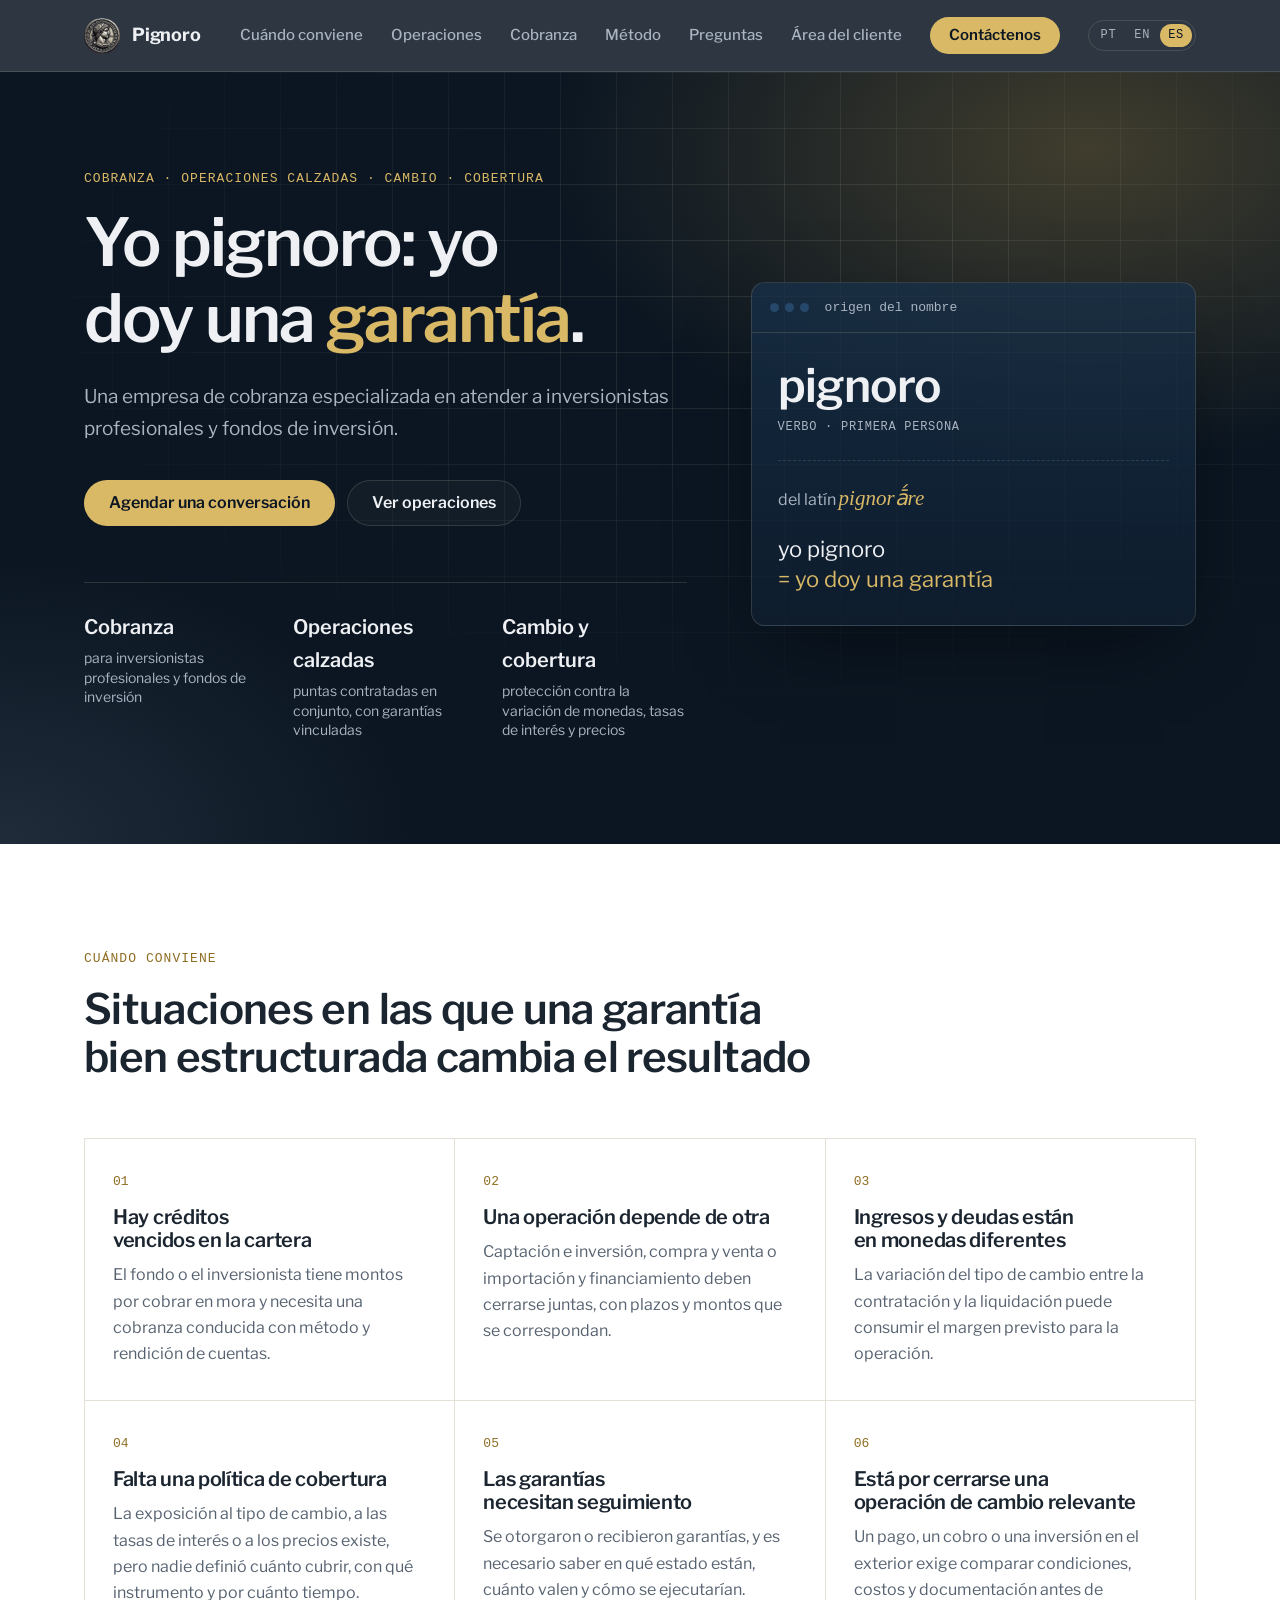
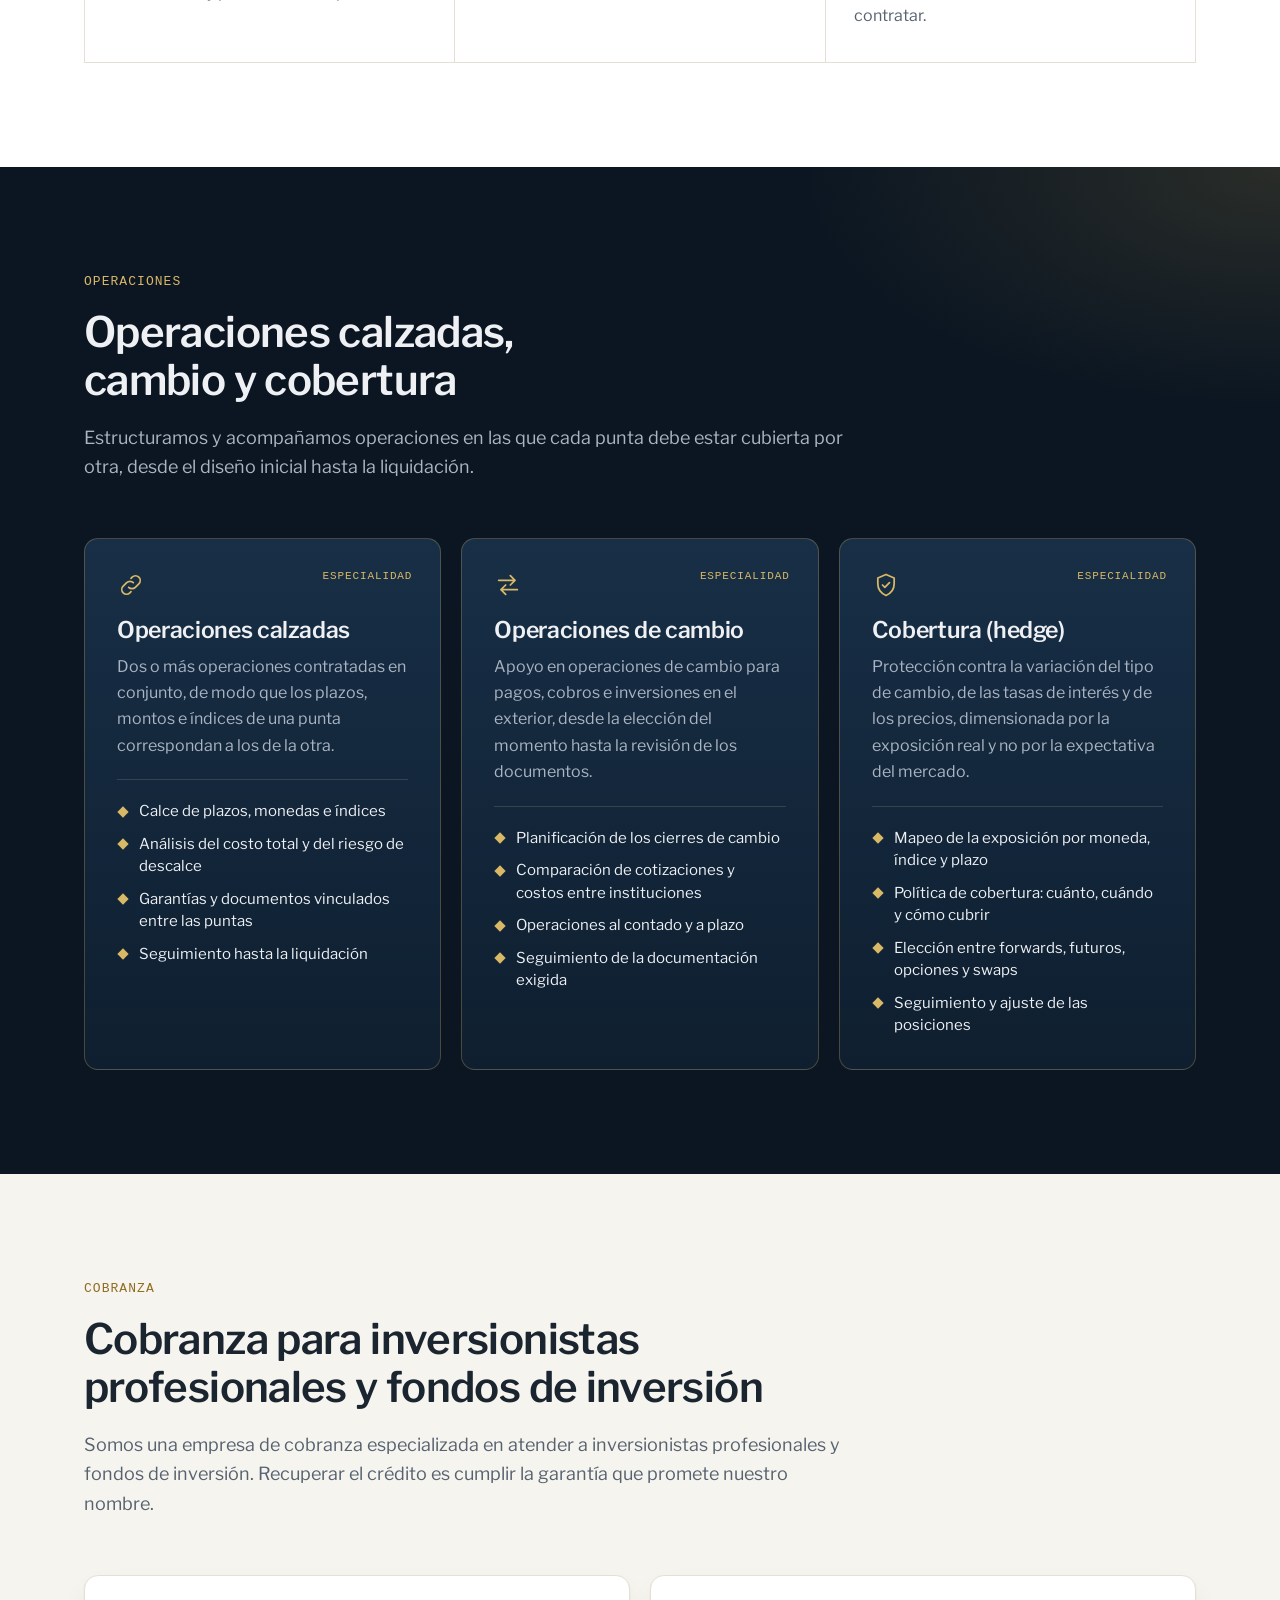
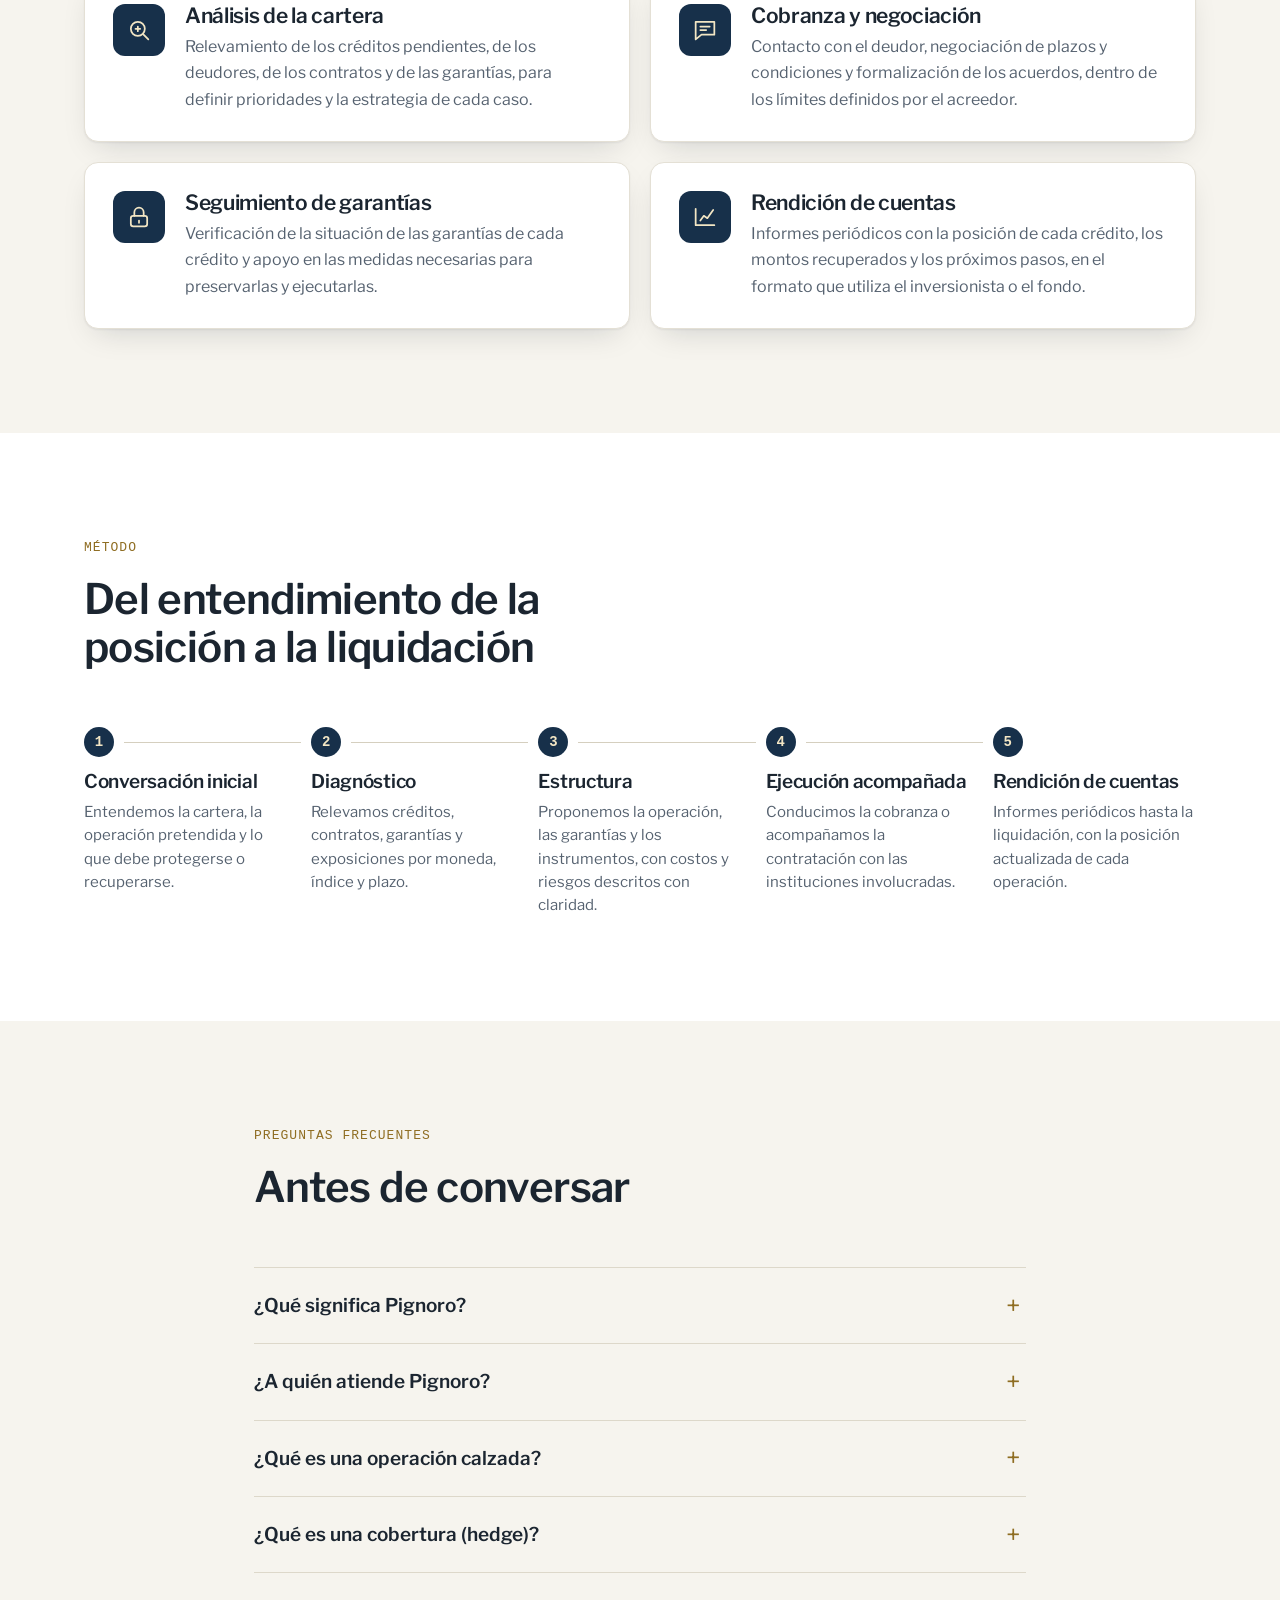
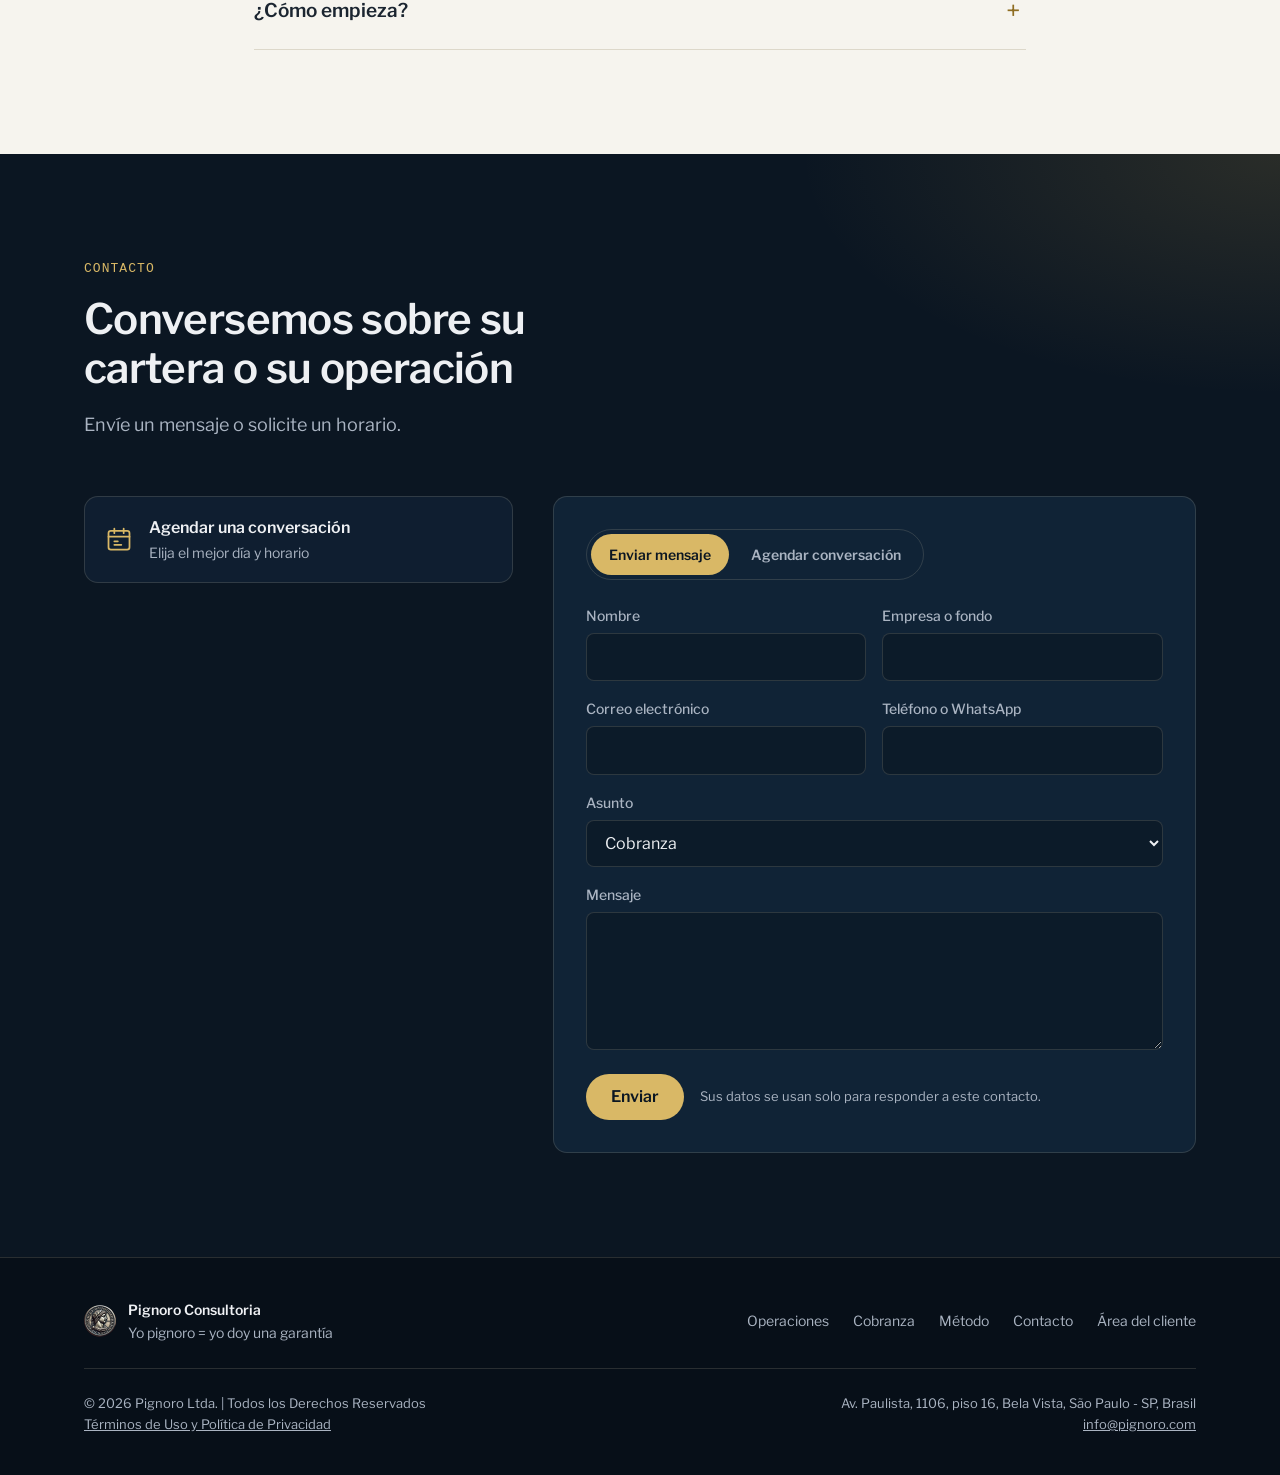
<file: es/index.html>
<!DOCTYPE html>
<html lang="es">

<head>
    <meta charset="utf-8">
    <meta name="viewport" content="width=device-width, initial-scale=1">
    <title>Pignoro Consultoria | Cobranza, operaciones calzadas, cambio y cobertura</title>
    <meta name="description" content="Pignoro: del latín pignorā́re, yo doy una garantía. Empresa de cobranza especializada en atender a inversionistas profesionales y fondos de inversión. Operaciones calzadas, cambio y cobertura (hedge).">
    <meta name="theme-color" content="#0b1622">
    <link rel="canonical" href="https://pignoro.felipealmeidaconsultoria.com.br/es/">
    <link rel="alternate" hreflang="pt-BR" href="https://pignoro.felipealmeidaconsultoria.com.br/">
    <link rel="alternate" hreflang="en" href="https://pignoro.felipealmeidaconsultoria.com.br/en/">
    <link rel="alternate" hreflang="es" href="https://pignoro.felipealmeidaconsultoria.com.br/es/">
    <link rel="alternate" hreflang="x-default" href="https://pignoro.felipealmeidaconsultoria.com.br/">

    <meta property="og:type" content="website">
    <meta property="og:locale" content="es_ES">
    <meta property="og:site_name" content="Pignoro Consultoria">
    <meta property="og:title" content="Pignoro: yo doy una garantía">
    <meta property="og:description" content="Empresa de cobranza especializada en atender a inversionistas profesionales y fondos de inversión. Operaciones calzadas, cambio y cobertura.">
    <meta property="og:url" content="https://pignoro.felipealmeidaconsultoria.com.br/es/">
    <meta property="og:image" content="https://pignoro.felipealmeidaconsultoria.com.br/assets/img/icone-512.png?v=2">

    <link rel="icon" href="../assets/img/icone-32.png?v=2" sizes="32x32" type="image/png">
    <link rel="icon" href="../assets/img/icone-192.png?v=2" sizes="192x192" type="image/png">
    <link rel="apple-touch-icon" href="../assets/img/icone-180.png?v=2">
    <link rel="preload" href="../assets/fonts/libre-franklin-wght.woff2" as="font" type="font/woff2" crossorigin>
    <link rel="stylesheet" href="../assets/css/site.css?v=7">

    <script type="application/ld+json">
    {
        "@context": "https://schema.org",
        "@type": "FinancialService",
        "name": "Pignoro Consultoria",
        "url": "https://pignoro.felipealmeidaconsultoria.com.br/",
        "logo": "https://pignoro.felipealmeidaconsultoria.com.br/assets/img/icone-512.png?v=2",
        "legalName": "Pignoro Ltda.",
        "email": "info@pignoro.com",
        "address": { "@type": "PostalAddress", "streetAddress": "Av. Paulista, 1106, 16º andar, Bela Vista", "addressLocality": "São Paulo", "addressRegion": "SP", "addressCountry": "BR" },
        "description": "Empresa de cobranza especializada en atender a inversionistas profesionales y fondos de inversión. Operaciones calzadas, operaciones de cambio y cobertura (hedge).",
        "areaServed": "BR",
        "knowsAbout": ["Cobranza", "Recuperación de créditos", "Operaciones calzadas", "Operaciones de cambio", "Cobertura (hedge)", "Garantías", "Fondos de inversión", "Inversionistas profesionales"]
    }
    </script>
    <script defer src="../assets/js/config.js?v=4"></script>
    <script defer src="../assets/js/site.js?v=8"></script>
</head>

<body>
    <a class="skip-link" href="#conteudo">Saltar al contenido</a>

    <header class="site-header" id="topo">
        <div class="container header-inner">
            <a class="brand" href="#topo" aria-label="Pignoro Consultoria, inicio">
                <img src="../assets/img/icone-96.png?v=2" alt="" width="36" height="36">
                <span class="brand-text">
                    <strong>Pignoro</strong>
                </span>
            </a>

            <button class="nav-toggle" type="button" aria-expanded="false" aria-controls="menu-principal">
                <span class="nav-toggle-bars" aria-hidden="true"></span>
                <span class="sr-only">Abrir menú</span>
            </button>

            <nav class="site-nav" id="menu-principal" aria-label="Principal">
                <a href="#quando">Cuándo conviene</a>
                <a href="#servicos">Operaciones</a>
                <a href="#cobranca">Cobranza</a>
                <a href="#metodo">Método</a>
                <a href="#duvidas">Preguntas</a>
                <a href="../cliente/?idioma=es">Área del cliente</a>
                <a class="btn btn-primary btn-small" href="#contato">Contáctenos</a>
                <span class="lang-switch" aria-label="Idioma">
                    <a href="../" hreflang="pt-BR" lang="pt-BR" title="Português">PT</a>
                    <a href="../en/" hreflang="en" lang="en" title="English">EN</a>
                    <a href="../es/" hreflang="es" lang="es" title="Español" aria-current="true">ES</a>
                </span>
            </nav>
        </div>
    </header>

    <main id="conteudo">

        <!-- HERO -->
        <section class="hero">
            <div class="hero-grid" aria-hidden="true"></div>
            <div class="container hero-inner">
                <div class="hero-copy">
                    <p class="eyebrow">Cobranza · Operaciones calzadas · Cambio · Cobertura</p>
                    <h1>Yo pignoro: yo doy una <em>garantía</em>.</h1>
                    <p class="lead">
                        Una empresa de cobranza especializada en atender a inversionistas profesionales y fondos de
                        inversión.
                    </p>
                    <div class="hero-actions">
                        <a class="btn btn-primary" href="#contato" data-agendar>Agendar una conversación</a>
                        <a class="btn btn-ghost" href="#servicos">Ver operaciones</a>
                    </div>
                    <ul class="hero-facts">
                        <li><strong>Cobranza</strong><span>para inversionistas profesionales y fondos de inversión</span></li>
                        <li><strong>Operaciones calzadas</strong><span>puntas contratadas en conjunto, con garantías vinculadas</span></li>
                        <li><strong>Cambio y cobertura</strong><span>protección contra la variación de monedas, tasas de interés y precios</span></li>
                    </ul>
                </div>

                <div class="hero-panel">
                    <div class="panel-head" aria-hidden="true">
                        <span class="panel-dot"></span><span class="panel-dot"></span><span class="panel-dot"></span>
                        <span class="panel-title">origen del nombre</span>
                    </div>
                    <div class="entry">
                        <p class="entry-word">pignoro</p>
                        <p class="entry-class">verbo · primera persona</p>
                        <p class="entry-origin">del latín <i lang="la">pignorā́re</i></p>
                        <p class="entry-meaning">yo pignoro <span>= yo doy una garantía</span></p>
                    </div>
                </div>
            </div>
        </section>

        <!-- QUANDO FAZ SENTIDO -->
        <section class="section section-light" id="quando">
            <div class="container">
                <header class="section-head">
                    <p class="eyebrow">Cuándo conviene</p>
                    <h2>Situaciones en las que una garantía bien estructurada cambia el resultado</h2>
                </header>
                <ul class="situations">
                    <li>
                        <h3>Hay créditos vencidos en la cartera</h3>
                        <p>El fondo o el inversionista tiene montos por cobrar en mora y necesita una cobranza conducida con método y rendición de cuentas.</p>
                    </li>
                    <li>
                        <h3>Una operación depende de otra</h3>
                        <p>Captación e inversión, compra y venta o importación y financiamiento deben cerrarse juntas, con plazos y montos que se correspondan.</p>
                    </li>
                    <li>
                        <h3>Ingresos y deudas están en monedas diferentes</h3>
                        <p>La variación del tipo de cambio entre la contratación y la liquidación puede consumir el margen previsto para la operación.</p>
                    </li>
                    <li>
                        <h3>Falta una política de cobertura</h3>
                        <p>La exposición al tipo de cambio, a las tasas de interés o a los precios existe, pero nadie definió cuánto cubrir, con qué instrumento y por cuánto tiempo.</p>
                    </li>
                    <li>
                        <h3>Las garantías necesitan seguimiento</h3>
                        <p>Se otorgaron o recibieron garantías, y es necesario saber en qué estado están, cuánto valen y cómo se ejecutarían.</p>
                    </li>
                    <li>
                        <h3>Está por cerrarse una operación de cambio relevante</h3>
                        <p>Un pago, un cobro o una inversión en el exterior exige comparar condiciones, costos y documentación antes de contratar.</p>
                    </li>
                </ul>
            </div>
        </section>

        <!-- OPERAÇÕES -->
        <section class="section section-dark" id="servicos">
            <div class="container">
                <header class="section-head">
                    <p class="eyebrow">Operaciones</p>
                    <h2>Operaciones calzadas, cambio y cobertura</h2>
                    <p class="section-intro">
                        Estructuramos y acompañamos operaciones en las que cada punta debe estar cubierta por otra,
                        desde el diseño inicial hasta la liquidación.
                    </p>
                </header>

                <div class="services-core">
                    <article class="card card-core">
                        <span class="card-tag">Especialidad</span>
                        <svg class="icon" viewBox="0 0 24 24" aria-hidden="true"><path d="M10 14a4 4 0 005.7 0l3-3a4 4 0 00-5.7-5.7l-1 1" /><path d="M14 10a4 4 0 00-5.7 0l-3 3a4 4 0 005.7 5.7l1-1" /></svg>
                        <h3>Operaciones calzadas</h3>
                        <p>Dos o más operaciones contratadas en conjunto, de modo que los plazos, montos e índices de una punta correspondan a los de la otra.</p>
                        <ul>
                            <li>Calce de plazos, monedas e índices</li>
                            <li>Análisis del costo total y del riesgo de descalce</li>
                            <li>Garantías y documentos vinculados entre las puntas</li>
                            <li>Seguimiento hasta la liquidación</li>
                        </ul>
                    </article>

                    <article class="card card-core">
                        <span class="card-tag">Especialidad</span>
                        <svg class="icon" viewBox="0 0 24 24" aria-hidden="true"><path d="M4 8h14M14 4l4 4-4 4" /><path d="M20 16H6M10 12l-4 4 4 4" /></svg>
                        <h3>Operaciones de cambio</h3>
                        <p>Apoyo en operaciones de cambio para pagos, cobros e inversiones en el exterior, desde la elección del momento hasta la revisión de los documentos.</p>
                        <ul>
                            <li>Planificación de los cierres de cambio</li>
                            <li>Comparación de cotizaciones y costos entre instituciones</li>
                            <li>Operaciones al contado y a plazo</li>
                            <li>Seguimiento de la documentación exigida</li>
                        </ul>
                    </article>

                    <article class="card card-core">
                        <span class="card-tag">Especialidad</span>
                        <svg class="icon" viewBox="0 0 24 24" aria-hidden="true"><path d="M12 3l7 3v5c0 4.5-3 8.3-7 10-4-1.7-7-5.5-7-10V6l7-3z" /><path d="M9 12l2 2 4-4" /></svg>
                        <h3>Cobertura (hedge)</h3>
                        <p>Protección contra la variación del tipo de cambio, de las tasas de interés y de los precios, dimensionada por la exposición real y no por la expectativa del mercado.</p>
                        <ul>
                            <li>Mapeo de la exposición por moneda, índice y plazo</li>
                            <li>Política de cobertura: cuánto, cuándo y cómo cubrir</li>
                            <li>Elección entre forwards, futuros, opciones y swaps</li>
                            <li>Seguimiento y ajuste de las posiciones</li>
                        </ul>
                    </article>
                </div>
            </div>
        </section>

        <!-- COBRANÇA -->
        <section class="section section-tint" id="cobranca">
            <div class="container">
                <header class="section-head">
                    <p class="eyebrow">Cobranza</p>
                    <h2>Cobranza para inversionistas profesionales y fondos de inversión</h2>
                    <p class="section-intro">
                        Somos una empresa de cobranza especializada en atender a inversionistas profesionales y fondos de
                        inversión. Recuperar el crédito es cumplir la garantía que promete nuestro nombre.
                    </p>
                </header>
                <div class="ai-grid">
                    <article class="ai-card">
                        <svg class="icon" viewBox="0 0 24 24" aria-hidden="true"><circle cx="11" cy="11" r="6" /><path d="M20 20l-4.5-4.5M9 11h4M11 9v4" /></svg>
                        <h3>Análisis de la cartera</h3>
                        <p>Relevamiento de los créditos pendientes, de los deudores, de los contratos y de las garantías, para definir prioridades y la estrategia de cada caso.</p>
                    </article>
                    <article class="ai-card">
                        <svg class="icon" viewBox="0 0 24 24" aria-hidden="true"><path d="M4 5h16v11H9l-5 4V5z" /><path d="M8 9h8M8 12h5" /></svg>
                        <h3>Cobranza y negociación</h3>
                        <p>Contacto con el deudor, negociación de plazos y condiciones y formalización de los acuerdos, dentro de los límites definidos por el acreedor.</p>
                    </article>
                    <article class="ai-card">
                        <svg class="icon" viewBox="0 0 24 24" aria-hidden="true"><rect x="5" y="11" width="14" height="9" rx="2" /><path d="M8 11V8a4 4 0 018 0v3M12 15v2" /></svg>
                        <h3>Seguimiento de garantías</h3>
                        <p>Verificación de la situación de las garantías de cada crédito y apoyo en las medidas necesarias para preservarlas y ejecutarlas.</p>
                    </article>
                    <article class="ai-card">
                        <svg class="icon" viewBox="0 0 24 24" aria-hidden="true"><path d="M4 19V5M4 19h16" /><path d="M8 15l3-4 3 2 5-7" /></svg>
                        <h3>Rendición de cuentas</h3>
                        <p>Informes periódicos con la posición de cada crédito, los montos recuperados y los próximos pasos, en el formato que utiliza el inversionista o el fondo.</p>
                    </article>
                </div>
            </div>
        </section>

        <!-- MÉTODO -->
        <section class="section section-light" id="metodo">
            <div class="container">
                <header class="section-head">
                    <p class="eyebrow">Método</p>
                    <h2>Del entendimiento de la posición a la liquidación</h2>
                </header>
                <ol class="steps">
                    <li>
                        <h3>Conversación inicial</h3>
                        <p>Entendemos la cartera, la operación pretendida y lo que debe protegerse o recuperarse.</p>
                    </li>
                    <li>
                        <h3>Diagnóstico</h3>
                        <p>Relevamos créditos, contratos, garantías y exposiciones por moneda, índice y plazo.</p>
                    </li>
                    <li>
                        <h3>Estructura</h3>
                        <p>Proponemos la operación, las garantías y los instrumentos, con costos y riesgos descritos con claridad.</p>
                    </li>
                    <li>
                        <h3>Ejecución acompañada</h3>
                        <p>Conducimos la cobranza o acompañamos la contratación con las instituciones involucradas.</p>
                    </li>
                    <li>
                        <h3>Rendición de cuentas</h3>
                        <p>Informes periódicos hasta la liquidación, con la posición actualizada de cada operación.</p>
                    </li>
                </ol>
            </div>
        </section>

        <!-- DÚVIDAS -->
        <section class="section section-tint" id="duvidas">
            <div class="container narrow">
                <header class="section-head">
                    <p class="eyebrow">Preguntas frecuentes</p>
                    <h2>Antes de conversar</h2>
                </header>
                <div class="faq">
                    <details>
                        <summary>¿Qué significa Pignoro?</summary>
                        <p>Viene del latín <i lang="la">pignorā́re</i>. Yo pignoro quiere decir yo doy una garantía. Es la misma raíz de pignorar y de prenda.</p>
                    </details>
                    <details>
                        <summary>¿A quién atiende Pignoro?</summary>
                        <p>A inversionistas profesionales y fondos de inversión.</p>
                    </details>
                    <details>
                        <summary>¿Qué es una operación calzada?</summary>
                        <p>Es un conjunto de dos o más operaciones contratadas al mismo tiempo, en el que una punta cubre a la otra. Los plazos, montos e índices se definen en conjunto para que no haya descalce entre ellas.</p>
                    </details>
                    <details>
                        <summary>¿Qué es una cobertura (hedge)?</summary>
                        <p>Es una operación de protección. Reduce el efecto de la variación del tipo de cambio, de las tasas de interés o de los precios sobre un resultado ya contratado o previsto.</p>
                    </details>
                    <details>
                        <summary>¿Cómo empieza?</summary>
                        <p>Con una conversación inicial para entender la cartera o la operación. A partir de ella enviamos una propuesta con el alcance y la forma de trabajo.</p>
                    </details>
                </div>
            </div>
        </section>

        <!-- CONTATO -->
        <section class="section section-dark" id="contato">
            <div class="container">
                <header class="section-head">
                    <p class="eyebrow">Contacto</p>
                    <h2>Conversemos sobre su cartera o su operación</h2>
                    <p class="section-intro">Envíe un mensaje o solicite un horario.</p>
                </header>

                <div class="contact">
                    <div class="channels">
                        <a class="channel" data-channel="agenda" href="#form-contato" data-agendar>
                            <svg class="icon" viewBox="0 0 24 24" aria-hidden="true"><rect x="3" y="5" width="18" height="16" rx="2" /><path d="M3 10h18M8 3v4M16 3v4M8 14h3M8 17h6" /></svg>
                            <span><strong>Agendar una conversación</strong><span>Elija el mejor día y horario</span></span>
                        </a>
                    </div>

                    <form class="form" id="form-contato" action="../contato.php" method="post" novalidate>
                        <fieldset class="form-mode">
                            <legend class="sr-only">¿Qué desea hacer?</legend>
                            <label><input type="radio" name="tipo" value="mensagem" checked><span>Enviar mensaje</span></label>
                            <label><input type="radio" name="tipo" value="agendar"><span>Agendar conversación</span></label>
                        </fieldset>

                        <div class="form-row">
                            <label class="field">
                                <span>Nombre</span>
                                <input type="text" name="nome" autocomplete="name" maxlength="100" required>
                            </label>
                            <label class="field">
                                <span>Empresa o fondo</span>
                                <input type="text" name="empresa" autocomplete="organization" maxlength="100">
                            </label>
                        </div>
                        <div class="form-row">
                            <label class="field">
                                <span>Correo electrónico</span>
                                <input type="email" name="email" autocomplete="email" maxlength="150" required>
                            </label>
                            <label class="field">
                                <span>Teléfono o WhatsApp</span>
                                <input type="tel" name="telefone" autocomplete="tel" maxlength="30">
                            </label>
                        </div>

                        <label class="field">
                            <span>Asunto</span>
                            <select name="assunto">
                                <option value="Cobrança">Cobranza</option>
                                <option value="Operações casadas">Operaciones calzadas</option>
                                <option value="Operações de câmbio">Operaciones de cambio</option>
                                <option value="Hedge">Cobertura (hedge)</option>
                                <option value="Outro assunto">Otro asunto</option>
                            </select>
                        </label>

                        <div class="form-row form-agenda" hidden>
                            <label class="field">
                                <span>Fecha de preferencia</span>
                                <input type="date" name="data">
                            </label>
                            <label class="field">
                                <span>Horario</span>
                                <select name="periodo">
                                    <option value="Manhã">Mañana</option>
                                    <option value="Tarde">Tarde</option>
                                    <option value="Fim do dia">Final del día</option>
                                </select>
                            </label>
                        </div>

                        <label class="field">
                            <span>Mensaje</span>
                            <textarea name="mensagem" rows="5" maxlength="3000" required></textarea>
                        </label>

                        <label class="field field-trap" aria-hidden="true">
                            <span>No complete este campo</span>
                            <input type="text" name="website" tabindex="-1" autocomplete="off">
                        </label>

                        <div class="form-foot">
                            <button class="btn btn-primary" type="submit">Enviar</button>
                            <p class="form-note">Sus datos se usan solo para responder a este contacto.</p>
                        </div>
                        <p class="form-status" role="status" aria-live="polite"></p>
                    </form>
                </div>
            </div>
        </section>
    </main>

    <footer class="site-footer">
        <div class="container footer-inner">
            <div class="footer-brand">
                <img src="../assets/img/icone-64.png?v=2" alt="" width="32" height="32">
                <div>
                    <strong>Pignoro Consultoria</strong>
                    <span>Yo pignoro = yo doy una garantía</span>
                </div>
            </div>
            <nav class="footer-nav" aria-label="Pie de página">
                <a href="#servicos">Operaciones</a>
                <a href="#cobranca">Cobranza</a>
                <a href="#metodo">Método</a>
                <a href="#contato">Contacto</a>
                <a href="../cliente/?idioma=es">Área del cliente</a>
            </nav>
            <div class="footer-bottom">
                <div class="footer-legal">
                    <p>© <span data-year>2026</span> Pignoro Ltda. | Todos los Derechos Reservados</p>
                    <p><a href="termos/">Términos de Uso y Política de Privacidad</a></p>
                    <p data-cookies hidden><button type="button" class="link-button">Preferencias de cookies</button></p>
                </div>
                <address class="footer-address">
                    Av. Paulista, 1106, piso 16, Bela Vista, São Paulo - SP, Brasil<br>
                    <a href="mailto:info@pignoro.com">info@pignoro.com</a>
                </address>
            </div>
        </div>
    </footer>

</body>

</html>
</file>
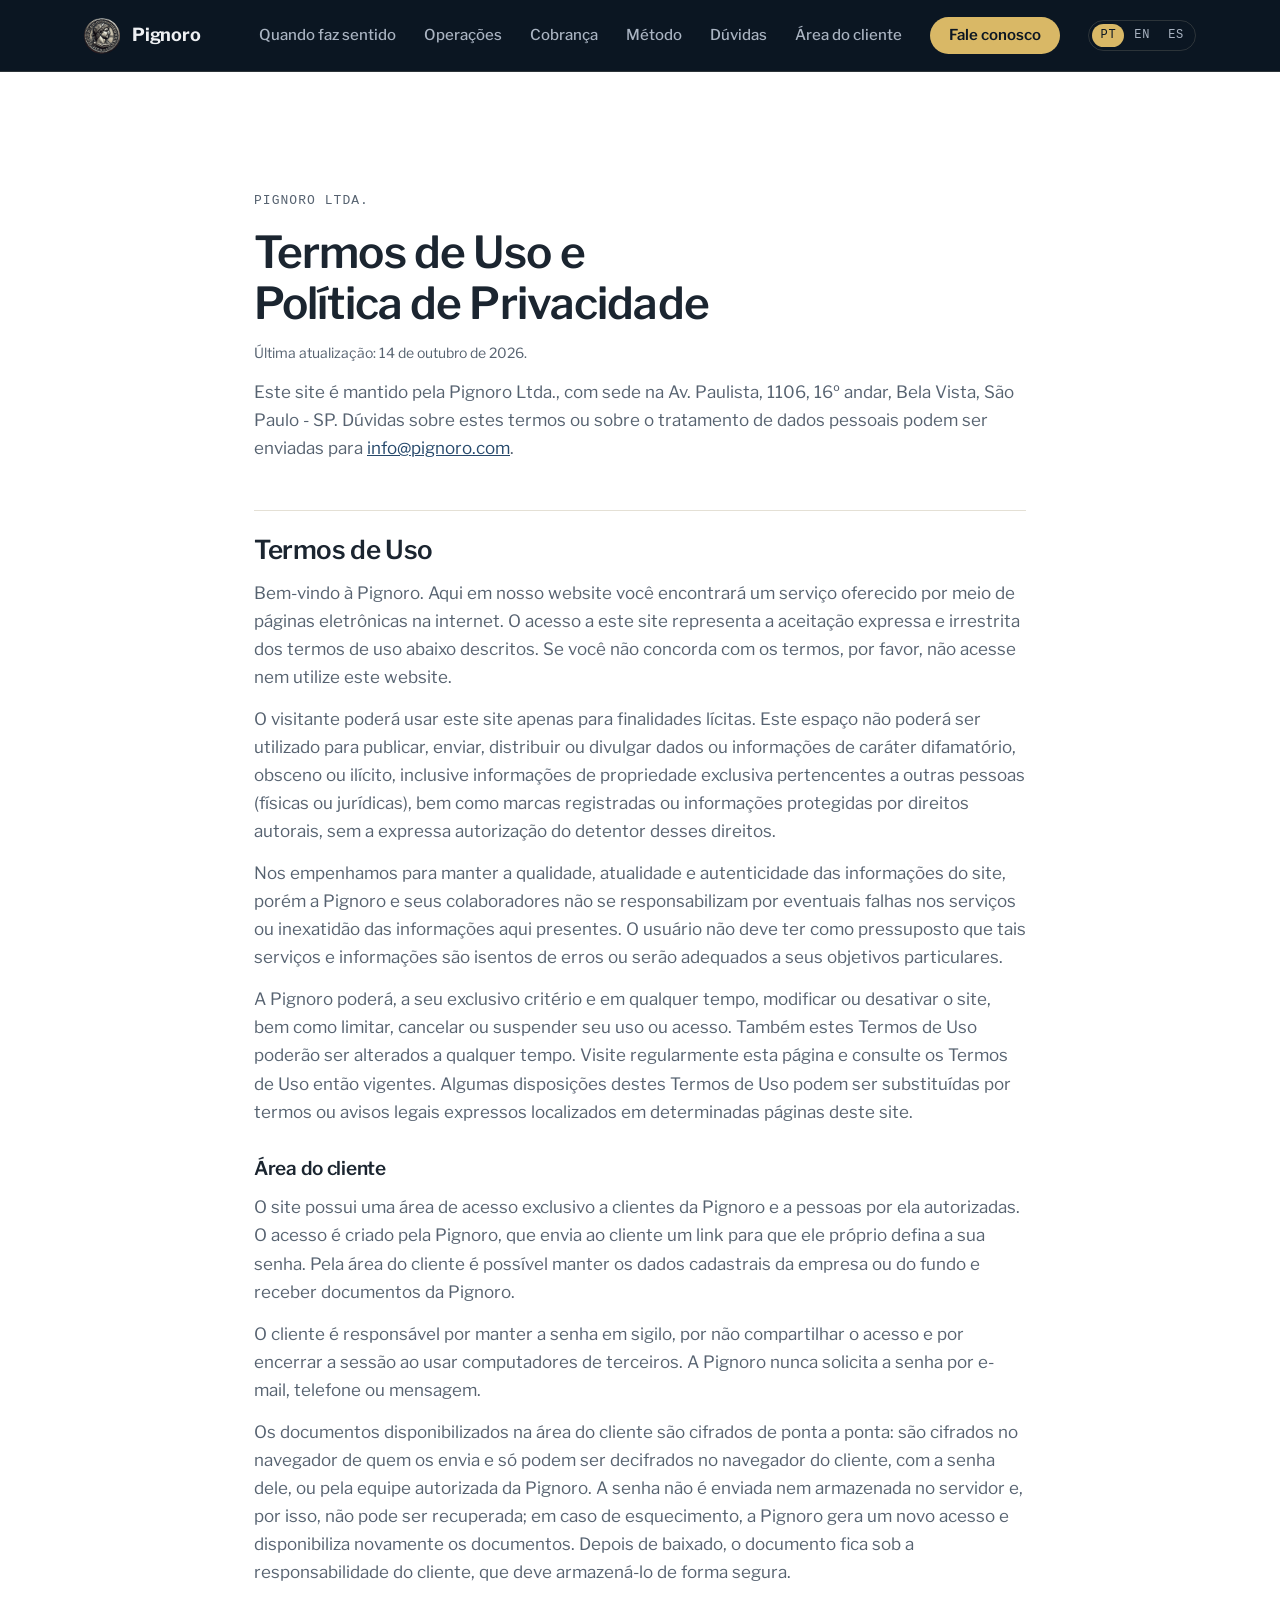
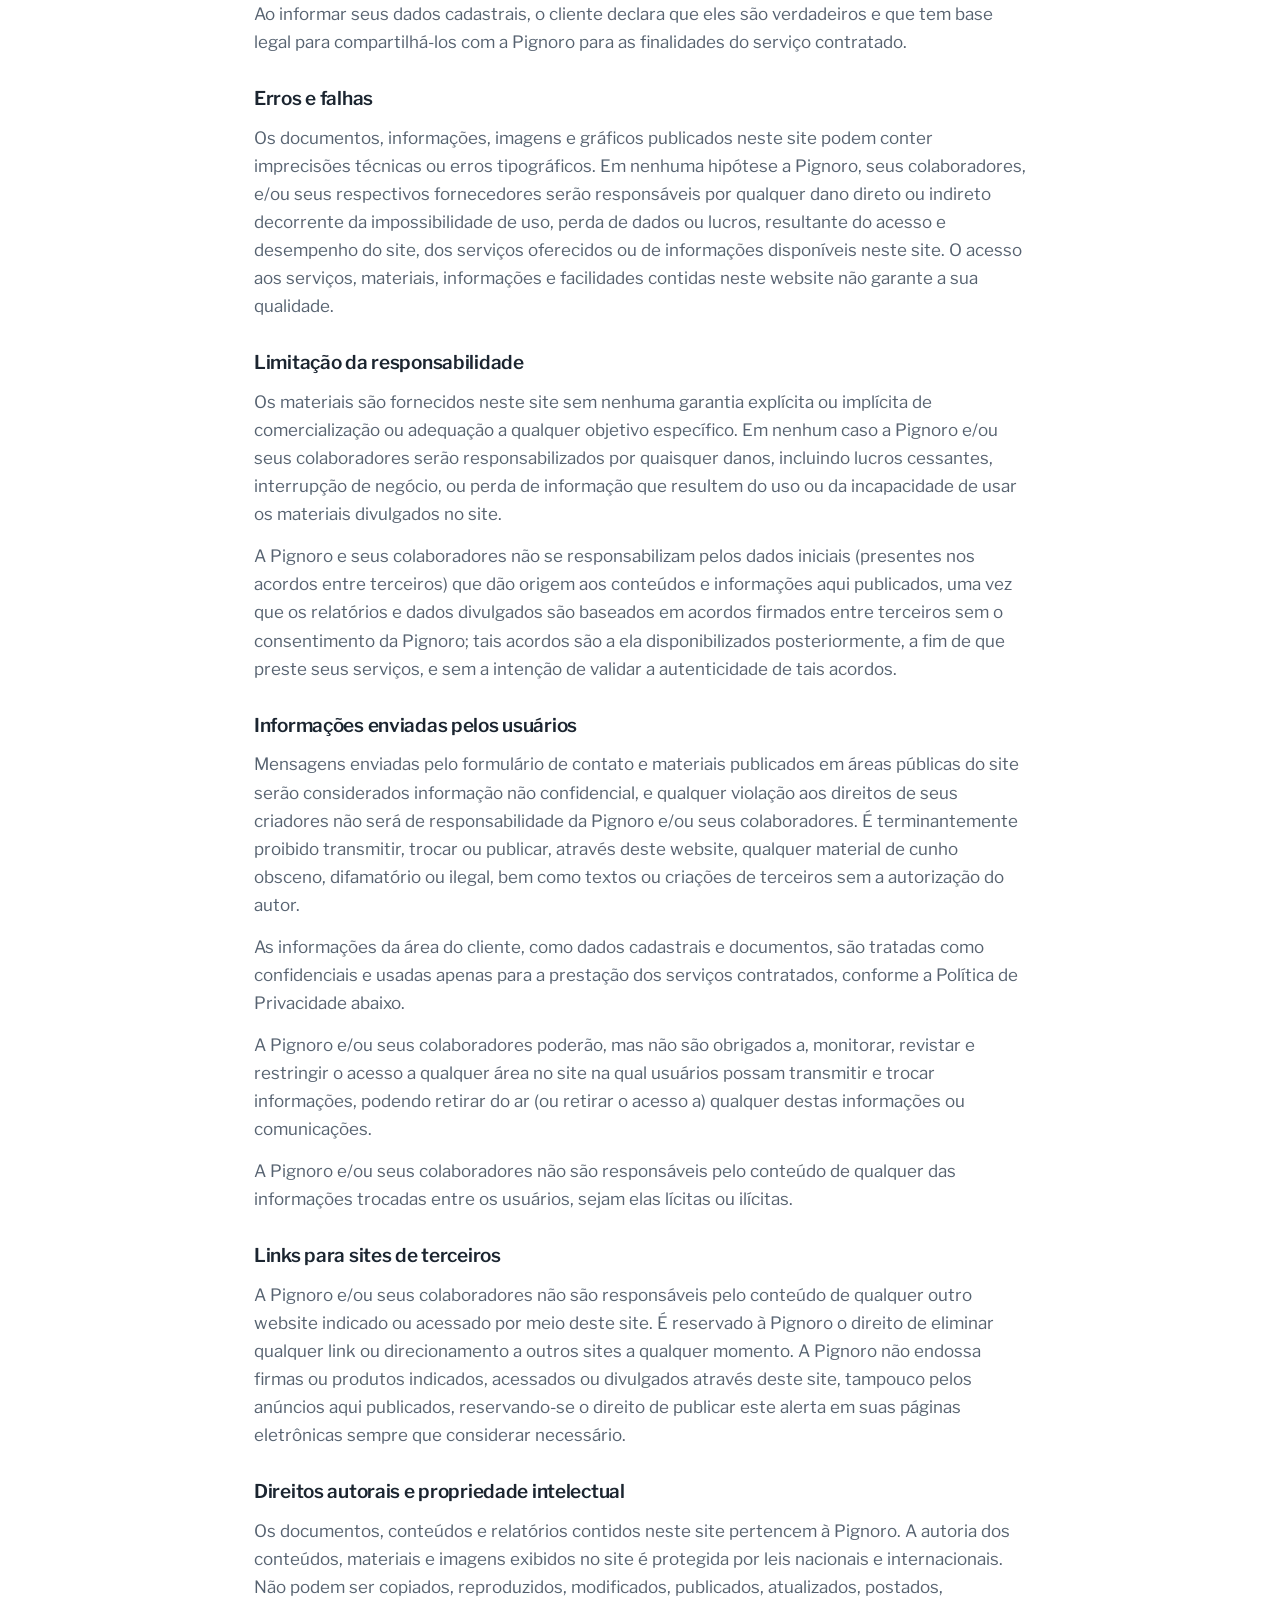
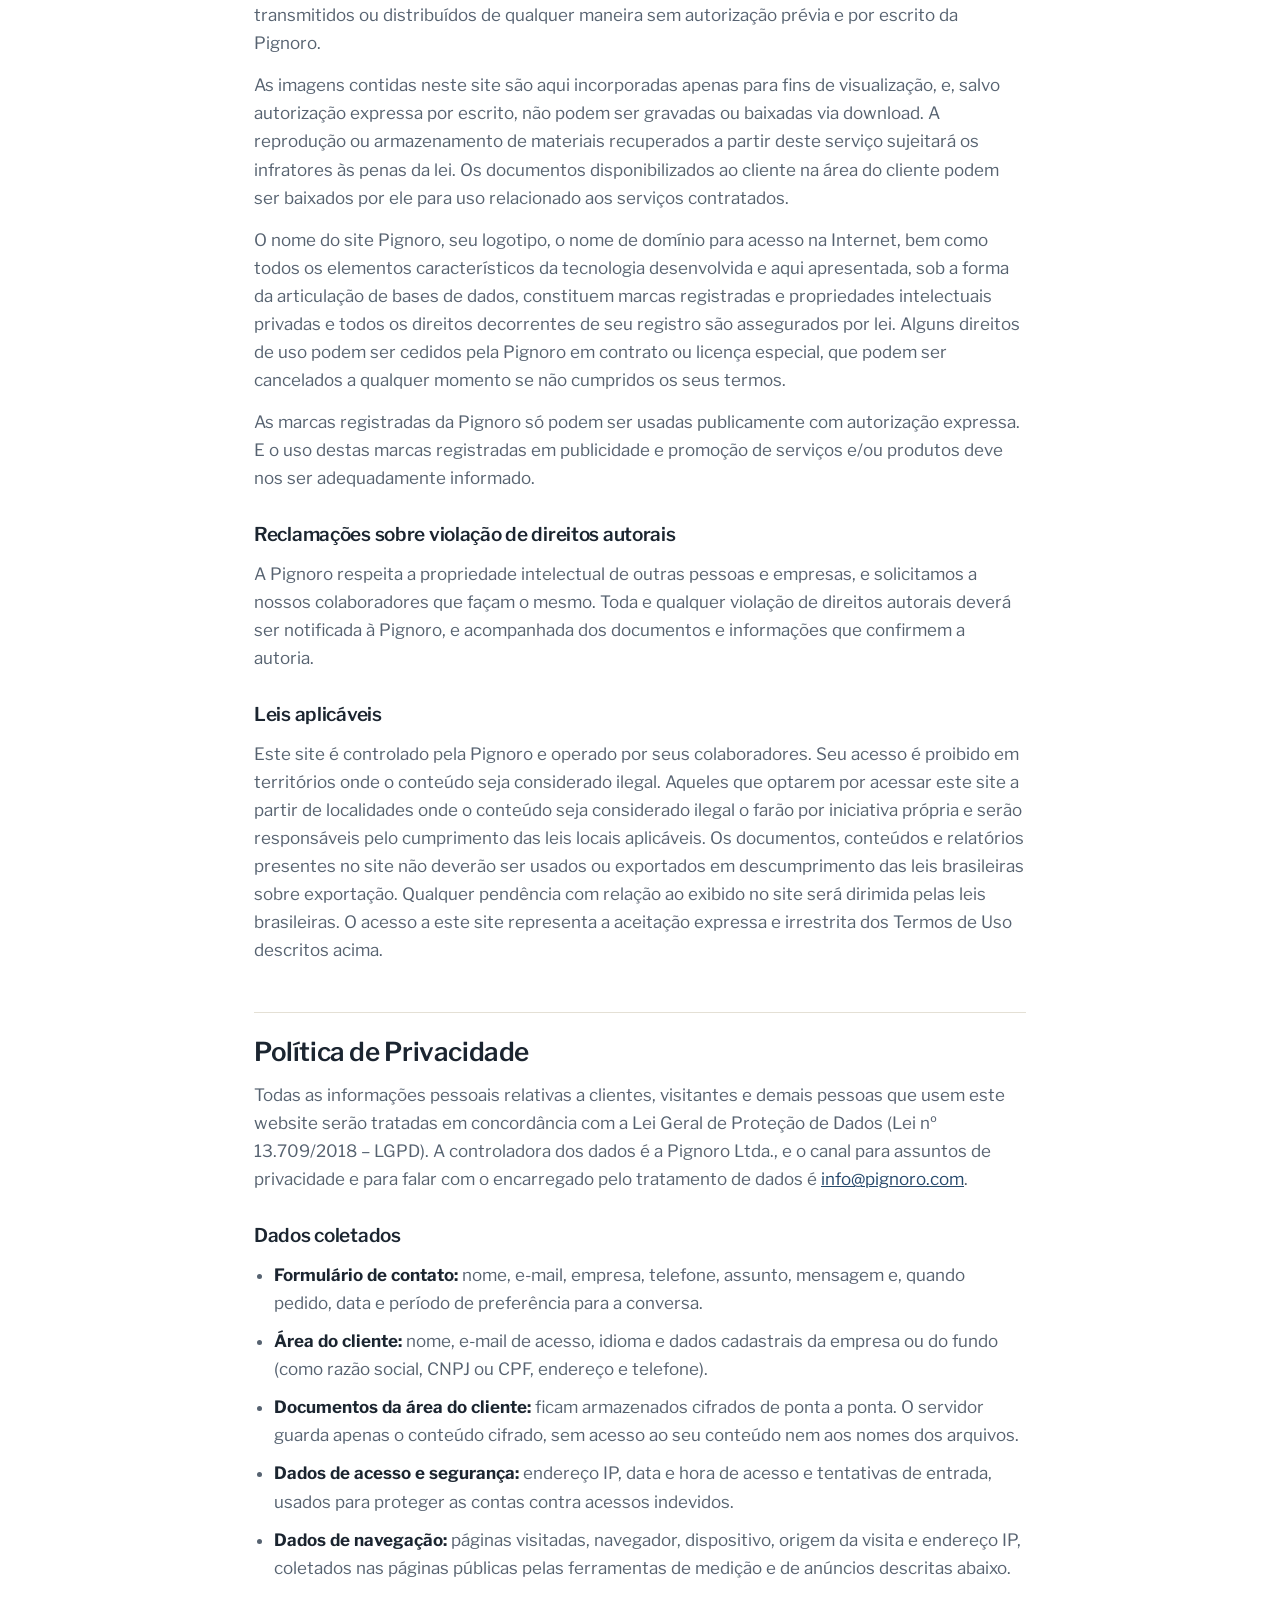
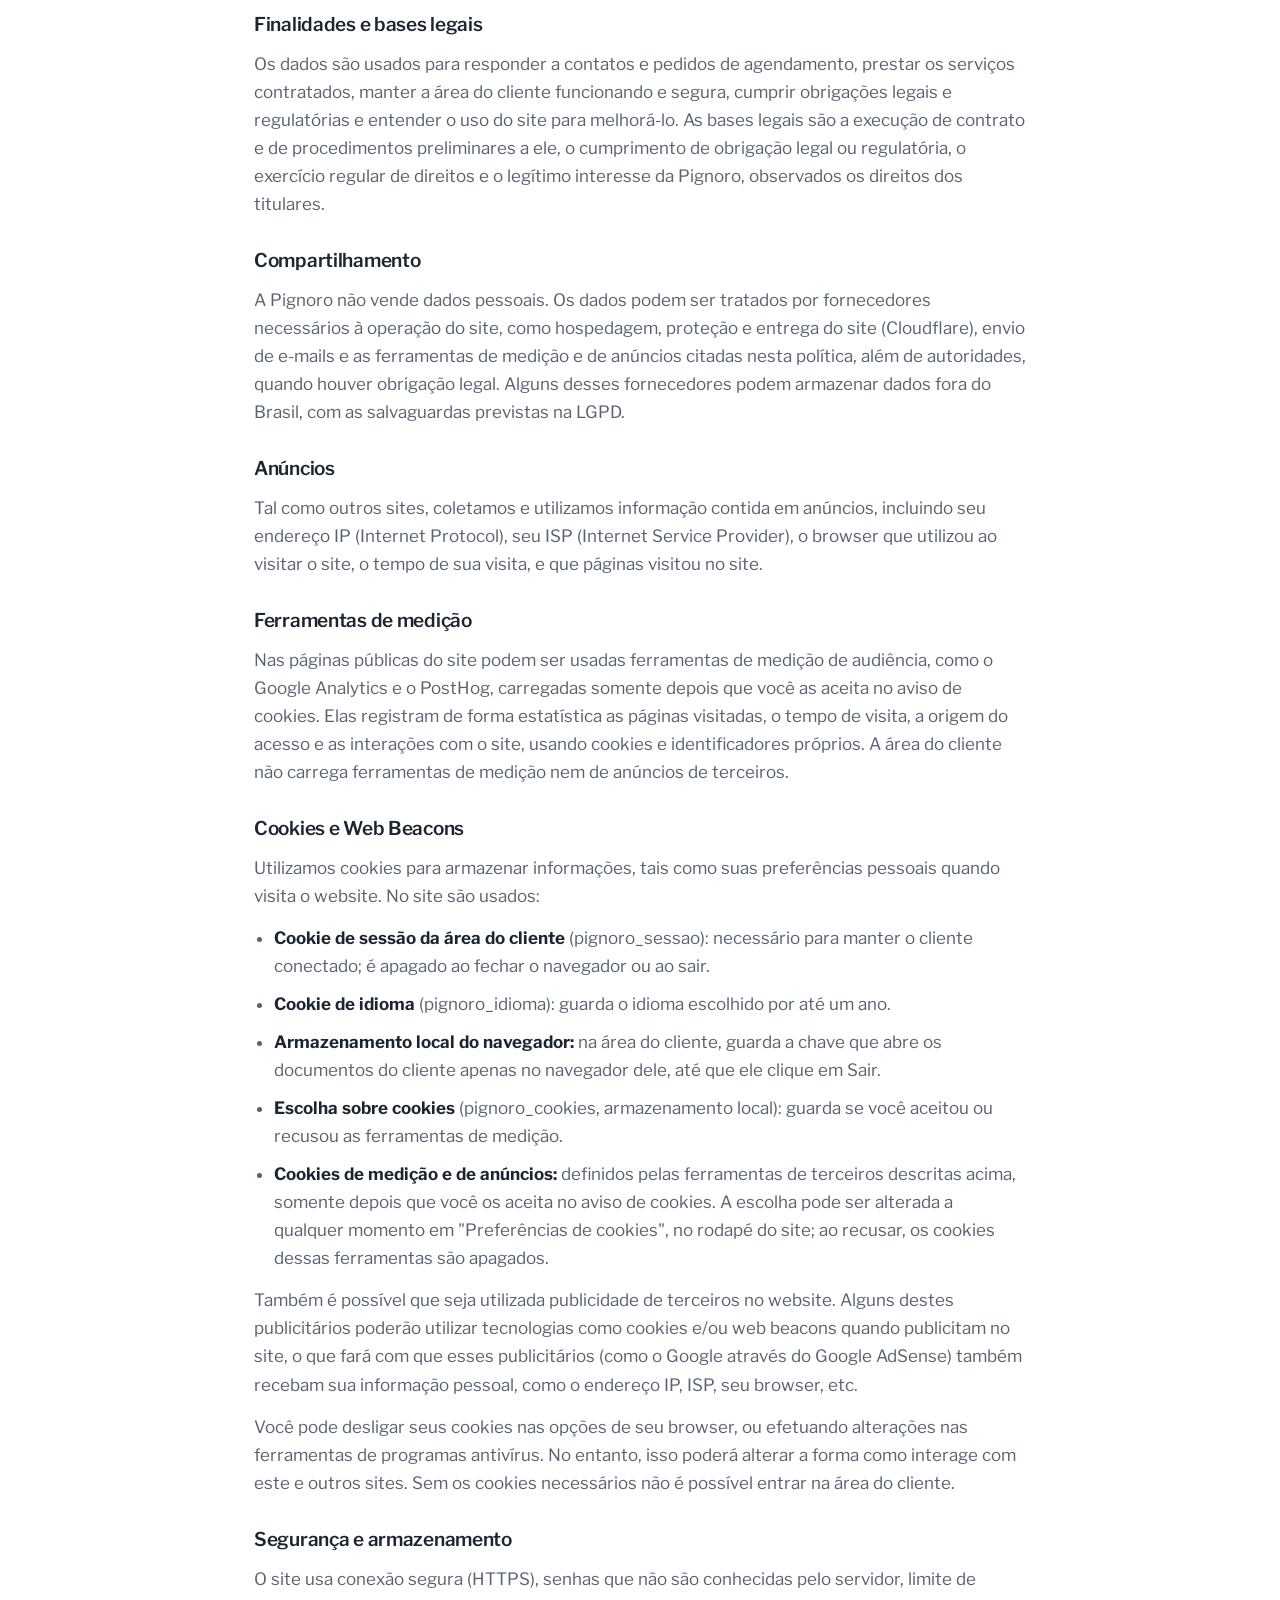
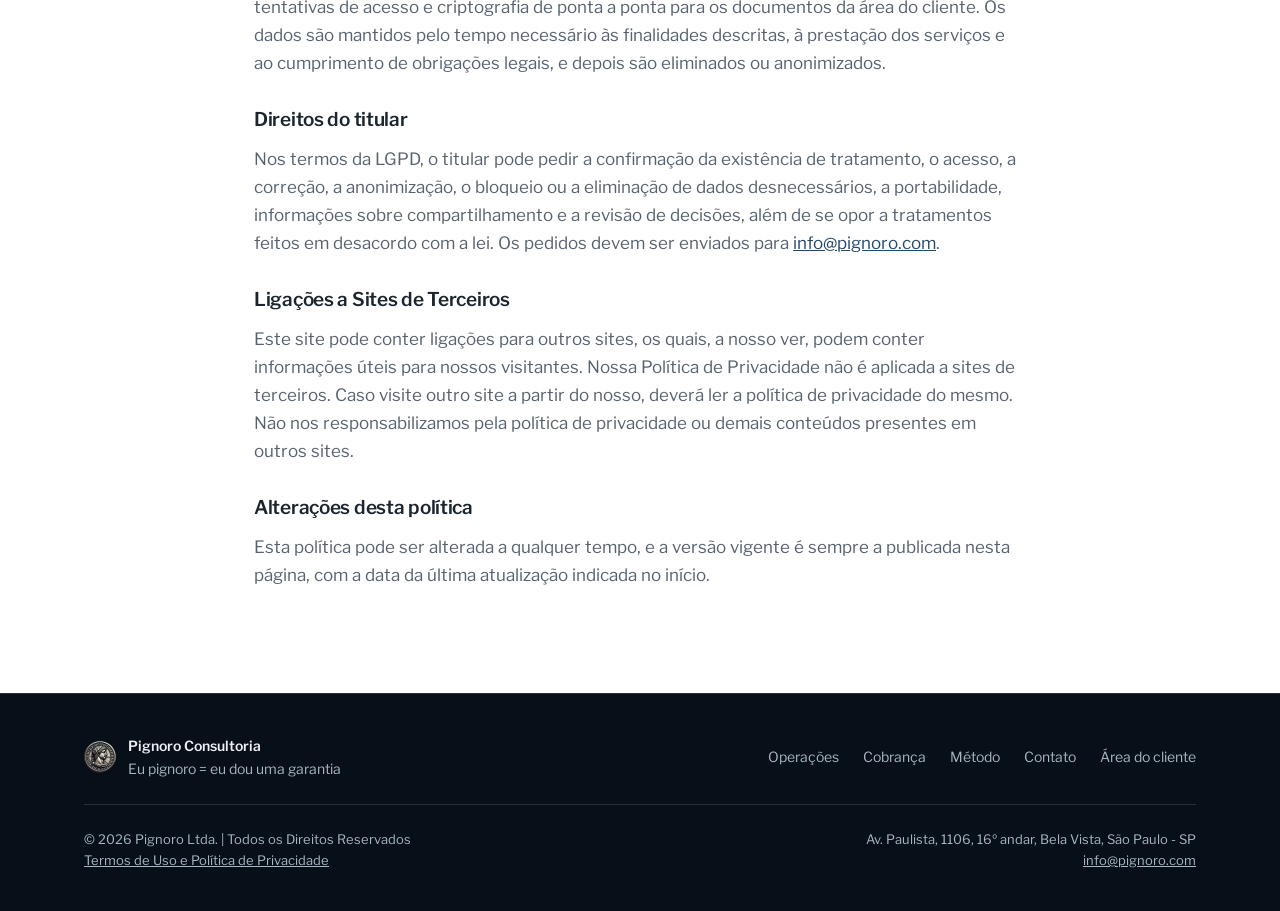
<file: termos/index.html>
<!DOCTYPE html>
<html lang="pt-BR">

<head>
    <meta charset="utf-8">
    <meta name="viewport" content="width=device-width, initial-scale=1">
    <title>Termos de Uso e Política de Privacidade | Pignoro Consultoria</title>
    <meta name="description" content="Termos de Uso e Política de Privacidade da Pignoro.">
    <meta name="theme-color" content="#0b1622">
    <link rel="canonical" href="https://pignoro.felipealmeidaconsultoria.com.br/termos/">
    <link rel="alternate" hreflang="pt-BR" href="https://pignoro.felipealmeidaconsultoria.com.br/termos/">
    <link rel="alternate" hreflang="en" href="https://pignoro.felipealmeidaconsultoria.com.br/en/termos/">
    <link rel="alternate" hreflang="es" href="https://pignoro.felipealmeidaconsultoria.com.br/es/termos/">
    <link rel="icon" href="../assets/img/icone-32.png?v=2" sizes="32x32" type="image/png">
    <link rel="icon" href="../assets/img/icone-192.png?v=2" sizes="192x192" type="image/png">
    <link rel="apple-touch-icon" href="../assets/img/icone-180.png?v=2">
    <link rel="preload" href="../assets/fonts/libre-franklin-wght.woff2" as="font" type="font/woff2" crossorigin>
    <link rel="stylesheet" href="../assets/css/site.css?v=7">
    <script defer src="../assets/js/config.js?v=4"></script>
    <script defer src="../assets/js/site.js?v=8"></script>
</head>

<body class="page-legal">
    <a class="skip-link" href="#conteudo">Pular para o conteúdo</a>

    <header class="site-header" id="topo">
        <div class="container header-inner">
            <a class="brand" href="../" aria-label="Pignoro Consultoria, início">
                <img src="../assets/img/icone-96.png?v=2" alt="" width="36" height="36">
                <span class="brand-text">
                    <strong>Pignoro</strong>
                </span>
            </a>

            <button class="nav-toggle" type="button" aria-expanded="false" aria-controls="menu-principal">
                <span class="nav-toggle-bars" aria-hidden="true"></span>
                <span class="sr-only">Abrir menu</span>
            </button>

            <nav class="site-nav" id="menu-principal" aria-label="Principal">
                <a href="../#quando">Quando faz sentido</a>
                <a href="../#servicos">Operações</a>
                <a href="../#cobranca">Cobrança</a>
                <a href="../#metodo">Método</a>
                <a href="../#duvidas">Dúvidas</a>
                <a href="../cliente/?idioma=pt">Área do cliente</a>
                <a class="btn btn-primary btn-small" href="../#contato">Fale conosco</a>
                <span class="lang-switch" aria-label="Idioma">
                    <a href="./" hreflang="pt-BR" lang="pt-BR" title="Português" aria-current="true">PT</a>
                    <a href="../en/termos/" hreflang="en" lang="en" title="English">EN</a>
                    <a href="../es/termos/" hreflang="es" lang="es" title="Español">ES</a>
                </span>
            </nav>
        </div>
    </header>

    <main id="conteudo">
        <article class="section section-light legal">
            <div class="container narrow">
            <p class="eyebrow">Pignoro Ltda.</p>
            <h1>Termos de Uso e Política de Privacidade</h1>
            <p class="legal-updated">Última atualização: 14 de outubro de 2026.</p>

            <p>Este site é mantido pela Pignoro Ltda., com sede na Av. Paulista, 1106, 16º andar, Bela Vista, São Paulo - SP. Dúvidas sobre estes termos ou sobre o tratamento de dados pessoais podem ser enviadas para <a href="mailto:info@pignoro.com">info@pignoro.com</a>.</p>

            <h2>Termos de Uso</h2>
            <p>Bem-vindo à Pignoro. Aqui em nosso website você encontrará um serviço oferecido por meio de páginas eletrônicas na internet. O acesso a este site representa a aceitação expressa e irrestrita dos termos de uso abaixo descritos. Se você não concorda com os termos, por favor, não acesse nem utilize este website.</p>
            <p>O visitante poderá usar este site apenas para finalidades lícitas. Este espaço não poderá ser utilizado para publicar, enviar, distribuir ou divulgar dados ou informações de caráter difamatório, obsceno ou ilícito, inclusive informações de propriedade exclusiva pertencentes a outras pessoas (físicas ou jurídicas), bem como marcas registradas ou informações protegidas por direitos autorais, sem a expressa autorização do detentor desses direitos.</p>
            <p>Nos empenhamos para manter a qualidade, atualidade e autenticidade das informações do site, porém a Pignoro e seus colaboradores não se responsabilizam por eventuais falhas nos serviços ou inexatidão das informações aqui presentes. O usuário não deve ter como pressuposto que tais serviços e informações são isentos de erros ou serão adequados a seus objetivos particulares.</p>
            <p>A Pignoro poderá, a seu exclusivo critério e em qualquer tempo, modificar ou desativar o site, bem como limitar, cancelar ou suspender seu uso ou acesso. Também estes Termos de Uso poderão ser alterados a qualquer tempo. Visite regularmente esta página e consulte os Termos de Uso então vigentes. Algumas disposições destes Termos de Uso podem ser substituídas por termos ou avisos legais expressos localizados em determinadas páginas deste site.</p>

            <h3>Área do cliente</h3>
            <p>O site possui uma área de acesso exclusivo a clientes da Pignoro e a pessoas por ela autorizadas. O acesso é criado pela Pignoro, que envia ao cliente um link para que ele próprio defina a sua senha. Pela área do cliente é possível manter os dados cadastrais da empresa ou do fundo e receber documentos da Pignoro.</p>
            <p>O cliente é responsável por manter a senha em sigilo, por não compartilhar o acesso e por encerrar a sessão ao usar computadores de terceiros. A Pignoro nunca solicita a senha por e-mail, telefone ou mensagem.</p>
            <p>Os documentos disponibilizados na área do cliente são cifrados de ponta a ponta: são cifrados no navegador de quem os envia e só podem ser decifrados no navegador do cliente, com a senha dele, ou pela equipe autorizada da Pignoro. A senha não é enviada nem armazenada no servidor e, por isso, não pode ser recuperada; em caso de esquecimento, a Pignoro gera um novo acesso e disponibiliza novamente os documentos. Depois de baixado, o documento fica sob a responsabilidade do cliente, que deve armazená-lo de forma segura.</p>
            <p>Ao informar seus dados cadastrais, o cliente declara que eles são verdadeiros e que tem base legal para compartilhá-los com a Pignoro para as finalidades do serviço contratado.</p>

            <h3>Erros e falhas</h3>
            <p>Os documentos, informações, imagens e gráficos publicados neste site podem conter imprecisões técnicas ou erros tipográficos. Em nenhuma hipótese a Pignoro, seus colaboradores, e/ou seus respectivos fornecedores serão responsáveis por qualquer dano direto ou indireto decorrente da impossibilidade de uso, perda de dados ou lucros, resultante do acesso e desempenho do site, dos serviços oferecidos ou de informações disponíveis neste site. O acesso aos serviços, materiais, informações e facilidades contidas neste website não garante a sua qualidade.</p>

            <h3>Limitação da responsabilidade</h3>
            <p>Os materiais são fornecidos neste site sem nenhuma garantia explícita ou implícita de comercialização ou adequação a qualquer objetivo específico. Em nenhum caso a Pignoro e/ou seus colaboradores serão responsabilizados por quaisquer danos, incluindo lucros cessantes, interrupção de negócio, ou perda de informação que resultem do uso ou da incapacidade de usar os materiais divulgados no site.</p>
            <p>A Pignoro e seus colaboradores não se responsabilizam pelos dados iniciais (presentes nos acordos entre terceiros) que dão origem aos conteúdos e informações aqui publicados, uma vez que os relatórios e dados divulgados são baseados em acordos firmados entre terceiros sem o consentimento da Pignoro; tais acordos são a ela disponibilizados posteriormente, a fim de que preste seus serviços, e sem a intenção de validar a autenticidade de tais acordos.</p>

            <h3>Informações enviadas pelos usuários</h3>
            <p>Mensagens enviadas pelo formulário de contato e materiais publicados em áreas públicas do site serão considerados informação não confidencial, e qualquer violação aos direitos de seus criadores não será de responsabilidade da Pignoro e/ou seus colaboradores. É terminantemente proibido transmitir, trocar ou publicar, através deste website, qualquer material de cunho obsceno, difamatório ou ilegal, bem como textos ou criações de terceiros sem a autorização do autor.</p>
            <p>As informações da área do cliente, como dados cadastrais e documentos, são tratadas como confidenciais e usadas apenas para a prestação dos serviços contratados, conforme a Política de Privacidade abaixo.</p>
            <p>A Pignoro e/ou seus colaboradores poderão, mas não são obrigados a, monitorar, revistar e restringir o acesso a qualquer área no site na qual usuários possam transmitir e trocar informações, podendo retirar do ar (ou retirar o acesso a) qualquer destas informações ou comunicações.</p>
            <p>A Pignoro e/ou seus colaboradores não são responsáveis pelo conteúdo de qualquer das informações trocadas entre os usuários, sejam elas lícitas ou ilícitas.</p>

            <h3>Links para sites de terceiros</h3>
            <p>A Pignoro e/ou seus colaboradores não são responsáveis pelo conteúdo de qualquer outro website indicado ou acessado por meio deste site. É reservado à Pignoro o direito de eliminar qualquer link ou direcionamento a outros sites a qualquer momento. A Pignoro não endossa firmas ou produtos indicados, acessados ou divulgados através deste site, tampouco pelos anúncios aqui publicados, reservando-se o direito de publicar este alerta em suas páginas eletrônicas sempre que considerar necessário.</p>

            <h3>Direitos autorais e propriedade intelectual</h3>
            <p>Os documentos, conteúdos e relatórios contidos neste site pertencem à Pignoro. A autoria dos conteúdos, materiais e imagens exibidos no site é protegida por leis nacionais e internacionais. Não podem ser copiados, reproduzidos, modificados, publicados, atualizados, postados, transmitidos ou distribuídos de qualquer maneira sem autorização prévia e por escrito da Pignoro.</p>
            <p>As imagens contidas neste site são aqui incorporadas apenas para fins de visualização, e, salvo autorização expressa por escrito, não podem ser gravadas ou baixadas via download. A reprodução ou armazenamento de materiais recuperados a partir deste serviço sujeitará os infratores às penas da lei. Os documentos disponibilizados ao cliente na área do cliente podem ser baixados por ele para uso relacionado aos serviços contratados.</p>
            <p>O nome do site Pignoro, seu logotipo, o nome de domínio para acesso na Internet, bem como todos os elementos característicos da tecnologia desenvolvida e aqui apresentada, sob a forma da articulação de bases de dados, constituem marcas registradas e propriedades intelectuais privadas e todos os direitos decorrentes de seu registro são assegurados por lei. Alguns direitos de uso podem ser cedidos pela Pignoro em contrato ou licença especial, que podem ser cancelados a qualquer momento se não cumpridos os seus termos.</p>
            <p>As marcas registradas da Pignoro só podem ser usadas publicamente com autorização expressa. E o uso destas marcas registradas em publicidade e promoção de serviços e/ou produtos deve nos ser adequadamente informado.</p>

            <h3>Reclamações sobre violação de direitos autorais</h3>
            <p>A Pignoro respeita a propriedade intelectual de outras pessoas e empresas, e solicitamos a nossos colaboradores que façam o mesmo. Toda e qualquer violação de direitos autorais deverá ser notificada à Pignoro, e acompanhada dos documentos e informações que confirmem a autoria.</p>

            <h3>Leis aplicáveis</h3>
            <p>Este site é controlado pela Pignoro e operado por seus colaboradores. Seu acesso é proibido em territórios onde o conteúdo seja considerado ilegal. Aqueles que optarem por acessar este site a partir de localidades onde o conteúdo seja considerado ilegal o farão por iniciativa própria e serão responsáveis pelo cumprimento das leis locais aplicáveis. Os documentos, conteúdos e relatórios presentes no site não deverão ser usados ou exportados em descumprimento das leis brasileiras sobre exportação. Qualquer pendência com relação ao exibido no site será dirimida pelas leis brasileiras. O acesso a este site representa a aceitação expressa e irrestrita dos Termos de Uso descritos acima.</p>

            <h2>Política de Privacidade</h2>
            <p>Todas as informações pessoais relativas a clientes, visitantes e demais pessoas que usem este website serão tratadas em concordância com a Lei Geral de Proteção de Dados (Lei nº 13.709/2018 – LGPD). A controladora dos dados é a Pignoro Ltda., e o canal para assuntos de privacidade e para falar com o encarregado pelo tratamento de dados é <a href="mailto:info@pignoro.com">info@pignoro.com</a>.</p>

            <h3>Dados coletados</h3>
            <ul class="legal-list">
                <li><strong>Formulário de contato:</strong> nome, e-mail, empresa, telefone, assunto, mensagem e, quando pedido, data e período de preferência para a conversa.</li>
                <li><strong>Área do cliente:</strong> nome, e-mail de acesso, idioma e dados cadastrais da empresa ou do fundo (como razão social, CNPJ ou CPF, endereço e telefone).</li>
                <li><strong>Documentos da área do cliente:</strong> ficam armazenados cifrados de ponta a ponta. O servidor guarda apenas o conteúdo cifrado, sem acesso ao seu conteúdo nem aos nomes dos arquivos.</li>
                <li><strong>Dados de acesso e segurança:</strong> endereço IP, data e hora de acesso e tentativas de entrada, usados para proteger as contas contra acessos indevidos.</li>
                <li><strong>Dados de navegação:</strong> páginas visitadas, navegador, dispositivo, origem da visita e endereço IP, coletados nas páginas públicas pelas ferramentas de medição e de anúncios descritas abaixo.</li>
            </ul>

            <h3>Finalidades e bases legais</h3>
            <p>Os dados são usados para responder a contatos e pedidos de agendamento, prestar os serviços contratados, manter a área do cliente funcionando e segura, cumprir obrigações legais e regulatórias e entender o uso do site para melhorá-lo. As bases legais são a execução de contrato e de procedimentos preliminares a ele, o cumprimento de obrigação legal ou regulatória, o exercício regular de direitos e o legítimo interesse da Pignoro, observados os direitos dos titulares.</p>

            <h3>Compartilhamento</h3>
            <p>A Pignoro não vende dados pessoais. Os dados podem ser tratados por fornecedores necessários à operação do site, como hospedagem, proteção e entrega do site (Cloudflare), envio de e-mails e as ferramentas de medição e de anúncios citadas nesta política, além de autoridades, quando houver obrigação legal. Alguns desses fornecedores podem armazenar dados fora do Brasil, com as salvaguardas previstas na LGPD.</p>

            <h3>Anúncios</h3>
            <p>Tal como outros sites, coletamos e utilizamos informação contida em anúncios, incluindo seu endereço IP (Internet Protocol), seu ISP (Internet Service Provider), o browser que utilizou ao visitar o site, o tempo de sua visita, e que páginas visitou no site.</p>

            <h3>Ferramentas de medição</h3>
            <p>Nas páginas públicas do site podem ser usadas ferramentas de medição de audiência, como o Google Analytics e o PostHog, carregadas somente depois que você as aceita no aviso de cookies. Elas registram de forma estatística as páginas visitadas, o tempo de visita, a origem do acesso e as interações com o site, usando cookies e identificadores próprios. A área do cliente não carrega ferramentas de medição nem de anúncios de terceiros.</p>

            <h3 id="cookies">Cookies e Web Beacons</h3>
            <p>Utilizamos cookies para armazenar informações, tais como suas preferências pessoais quando visita o website. No site são usados:</p>
            <ul class="legal-list">
                <li><strong>Cookie de sessão da área do cliente</strong> (pignoro_sessao): necessário para manter o cliente conectado; é apagado ao fechar o navegador ou ao sair.</li>
                <li><strong>Cookie de idioma</strong> (pignoro_idioma): guarda o idioma escolhido por até um ano.</li>
                <li><strong>Armazenamento local do navegador:</strong> na área do cliente, guarda a chave que abre os documentos do cliente apenas no navegador dele, até que ele clique em Sair.</li>
                <li><strong>Escolha sobre cookies</strong> (pignoro_cookies, armazenamento local): guarda se você aceitou ou recusou as ferramentas de medição.</li>
                <li><strong>Cookies de medição e de anúncios:</strong> definidos pelas ferramentas de terceiros descritas acima, somente depois que você os aceita no aviso de cookies. A escolha pode ser alterada a qualquer momento em "Preferências de cookies", no rodapé do site; ao recusar, os cookies dessas ferramentas são apagados.</li>
            </ul>
            <p>Também é possível que seja utilizada publicidade de terceiros no website. Alguns destes publicitários poderão utilizar tecnologias como cookies e/ou web beacons quando publicitam no site, o que fará com que esses publicitários (como o Google através do Google AdSense) também recebam sua informação pessoal, como o endereço IP, ISP, seu browser, etc.</p>
            <p>Você pode desligar seus cookies nas opções de seu browser, ou efetuando alterações nas ferramentas de programas antivírus. No entanto, isso poderá alterar a forma como interage com este e outros sites. Sem os cookies necessários não é possível entrar na área do cliente.</p>

            <h3>Segurança e armazenamento</h3>
            <p>O site usa conexão segura (HTTPS), senhas que não são conhecidas pelo servidor, limite de tentativas de acesso e criptografia de ponta a ponta para os documentos da área do cliente. Os dados são mantidos pelo tempo necessário às finalidades descritas, à prestação dos serviços e ao cumprimento de obrigações legais, e depois são eliminados ou anonimizados.</p>

            <h3>Direitos do titular</h3>
            <p>Nos termos da LGPD, o titular pode pedir a confirmação da existência de tratamento, o acesso, a correção, a anonimização, o bloqueio ou a eliminação de dados desnecessários, a portabilidade, informações sobre compartilhamento e a revisão de decisões, além de se opor a tratamentos feitos em desacordo com a lei. Os pedidos devem ser enviados para <a href="mailto:info@pignoro.com">info@pignoro.com</a>.</p>

            <h3>Ligações a Sites de Terceiros</h3>
            <p>Este site pode conter ligações para outros sites, os quais, a nosso ver, podem conter informações úteis para nossos visitantes. Nossa Política de Privacidade não é aplicada a sites de terceiros. Caso visite outro site a partir do nosso, deverá ler a política de privacidade do mesmo. Não nos responsabilizamos pela política de privacidade ou demais conteúdos presentes em outros sites.</p>

            <h3>Alterações desta política</h3>
            <p>Esta política pode ser alterada a qualquer tempo, e a versão vigente é sempre a publicada nesta página, com a data da última atualização indicada no início.</p>
            </div>
        </article>
    </main>

    <footer class="site-footer">
        <div class="container footer-inner">
            <div class="footer-brand">
                <img src="../assets/img/icone-64.png?v=2" alt="" width="32" height="32">
                <div>
                    <strong>Pignoro Consultoria</strong>
                    <span>Eu pignoro = eu dou uma garantia</span>
                </div>
            </div>
            <nav class="footer-nav" aria-label="Rodapé">
                <a href="../#servicos">Operações</a>
                <a href="../#cobranca">Cobrança</a>
                <a href="../#metodo">Método</a>
                <a href="../#contato">Contato</a>
                <a href="../cliente/?idioma=pt">Área do cliente</a>
            </nav>
            <div class="footer-bottom">
                <div class="footer-legal">
                    <p>© <span data-year>2026</span> Pignoro Ltda. | Todos os Direitos Reservados</p>
                    <p><a href="./" aria-current="page">Termos de Uso e Política de Privacidade</a></p>
                    <p data-cookies hidden><button type="button" class="link-button">Preferências de cookies</button></p>
                </div>
                <address class="footer-address">
                    Av. Paulista, 1106, 16º andar, Bela Vista, São Paulo - SP<br>
                    <a href="mailto:info@pignoro.com">info@pignoro.com</a>
                </address>
            </div>
        </div>
    </footer>

</body>

</html>
</file>
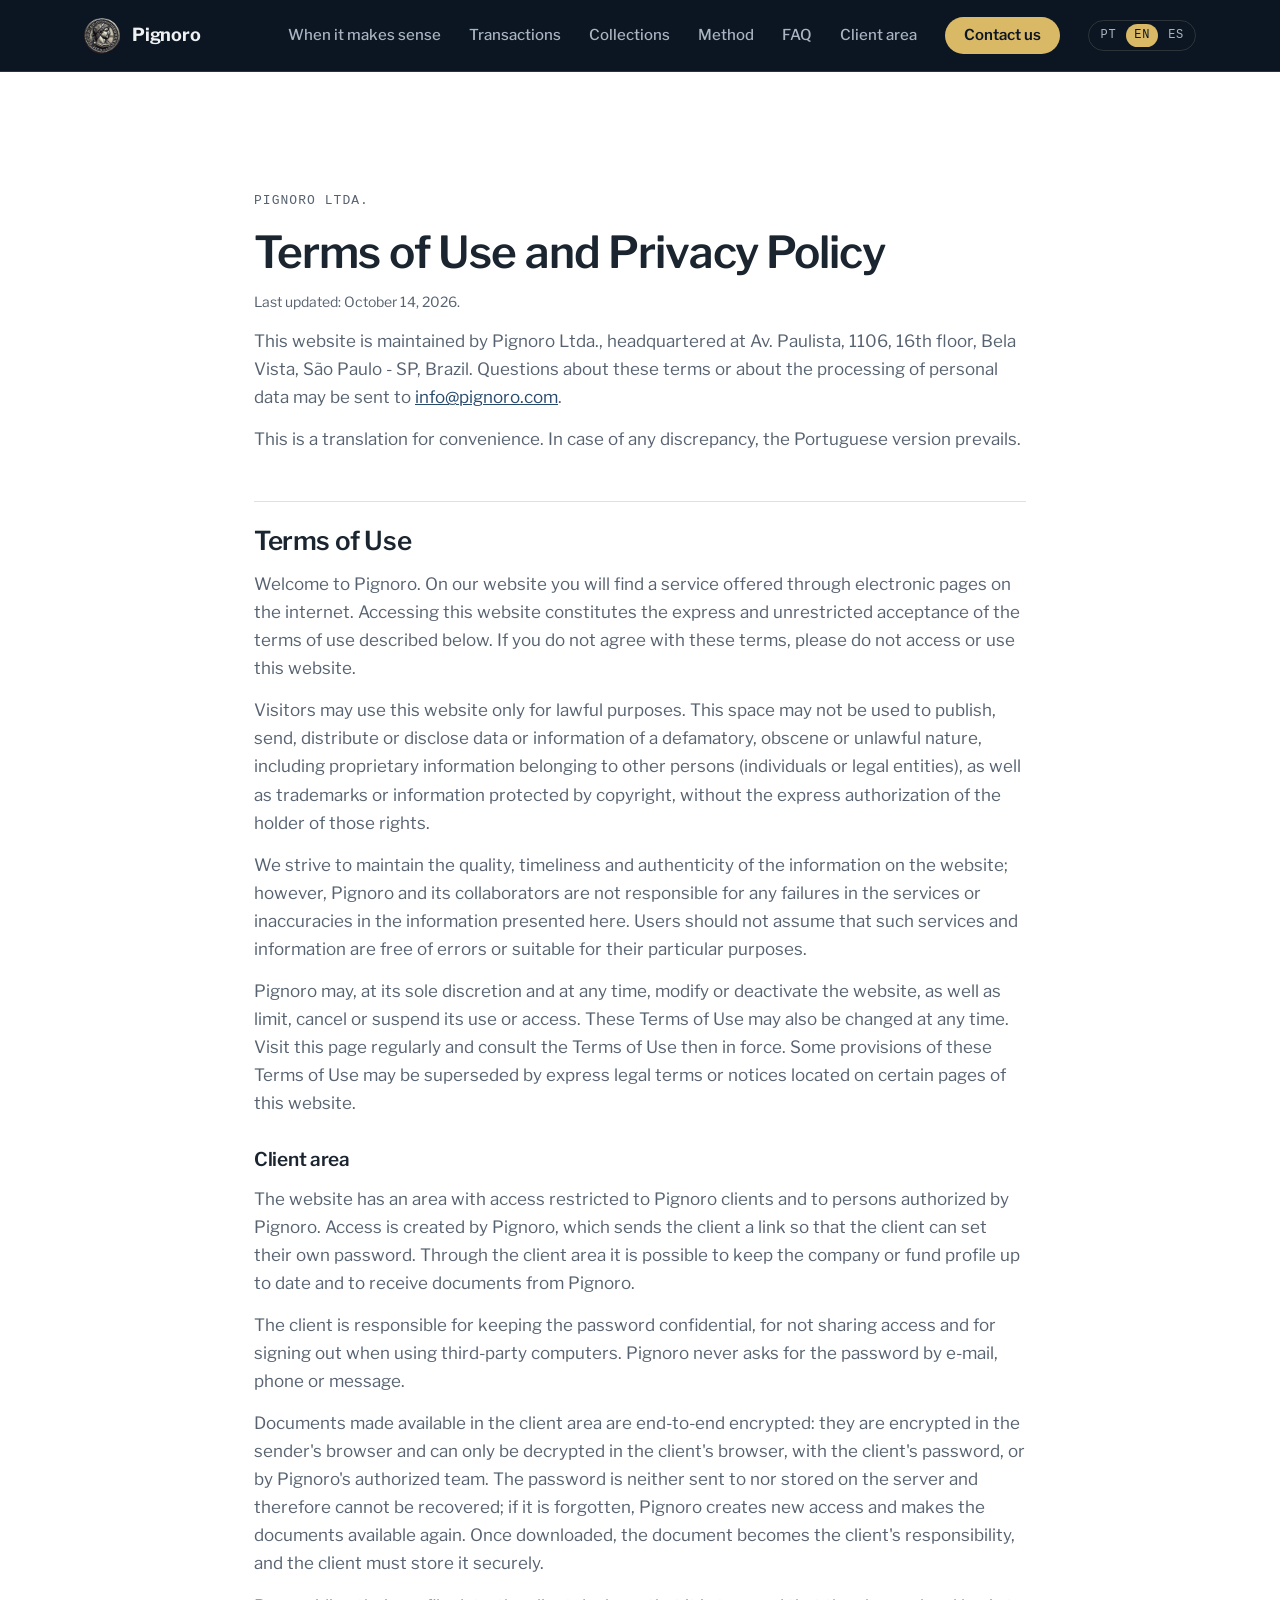
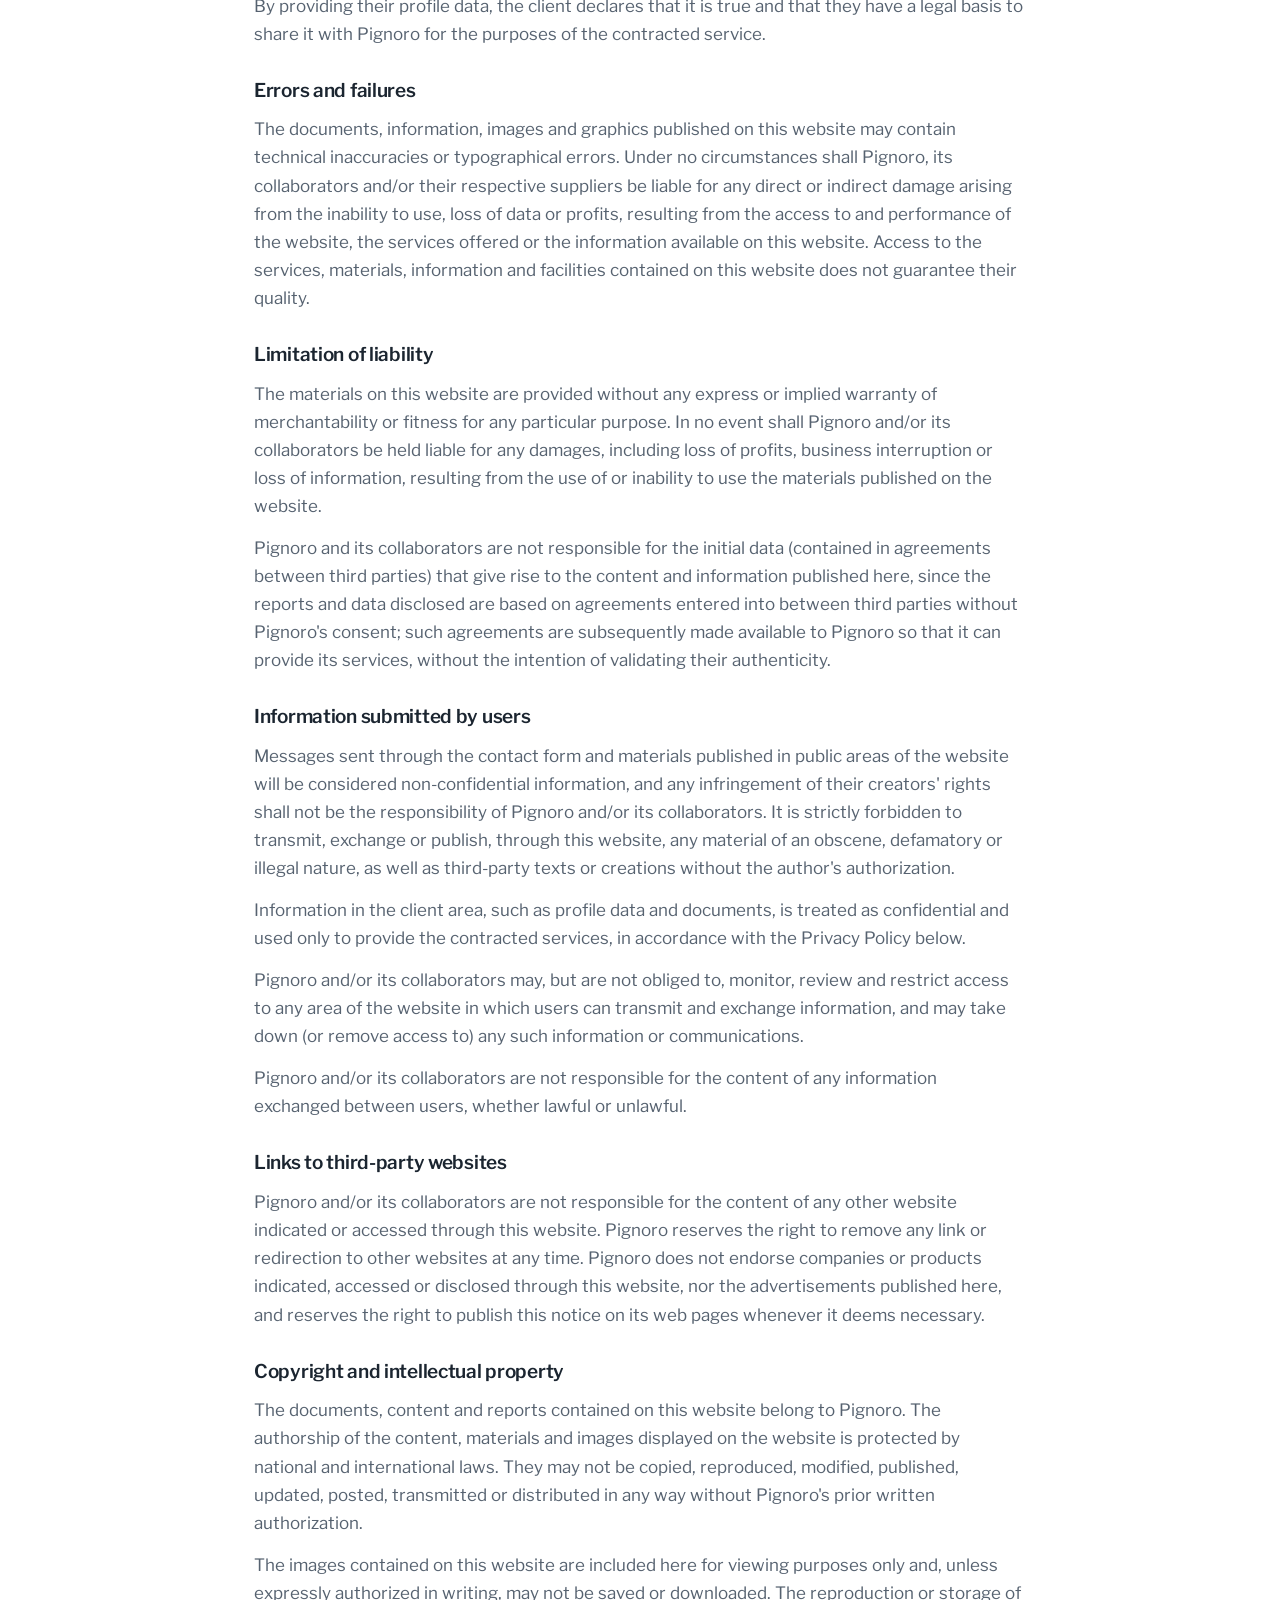
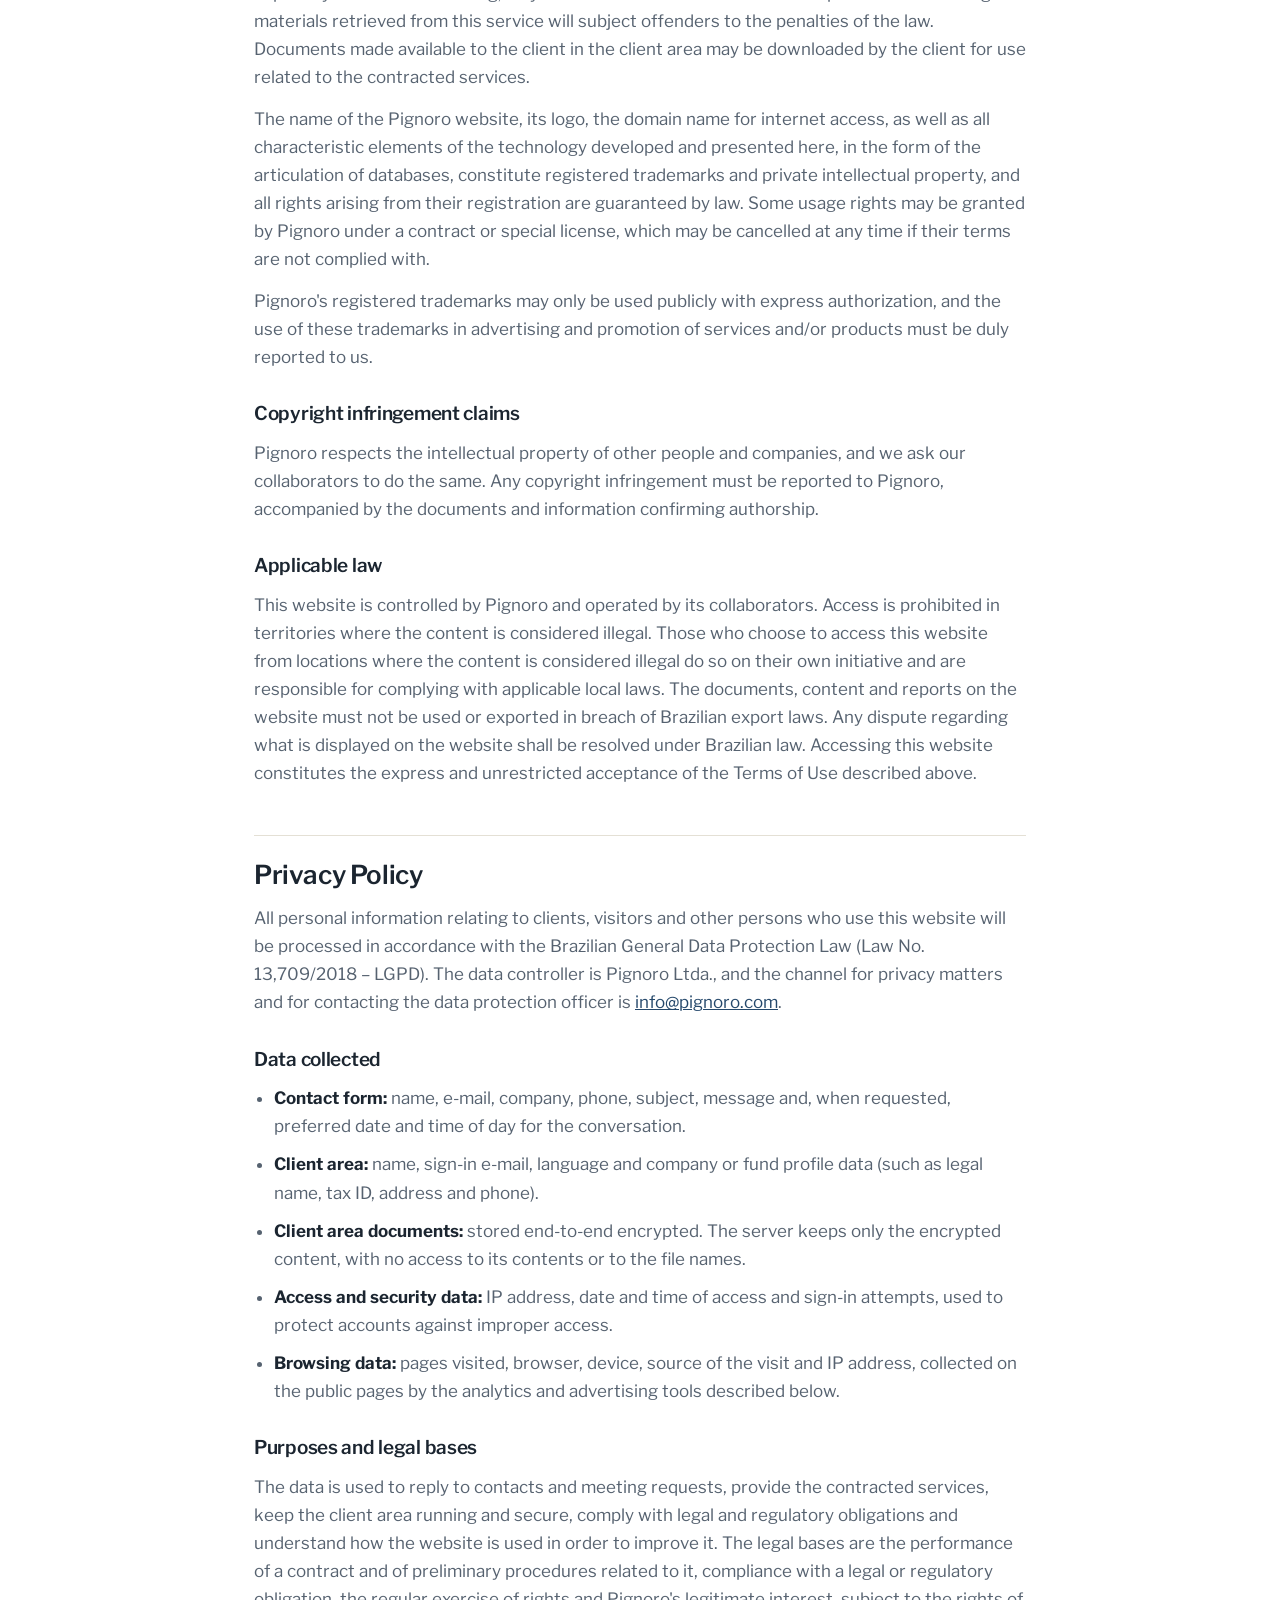
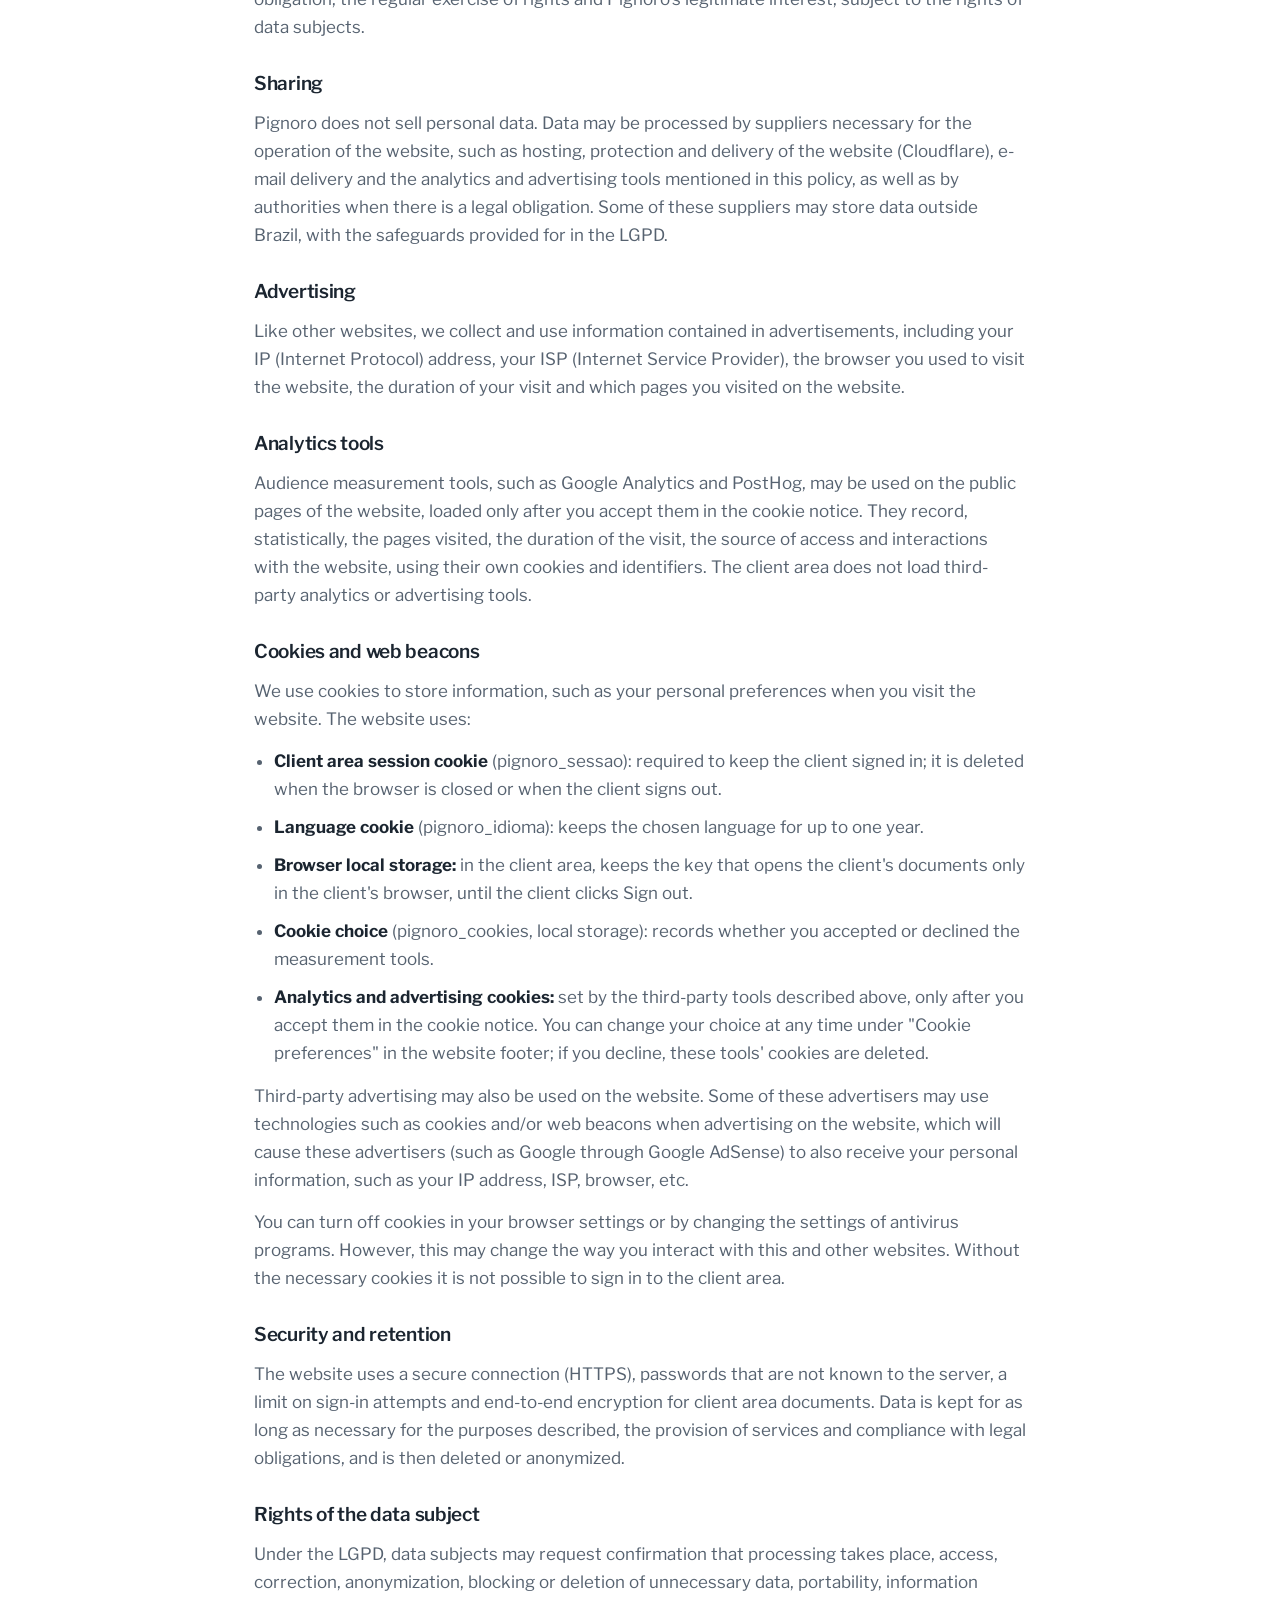
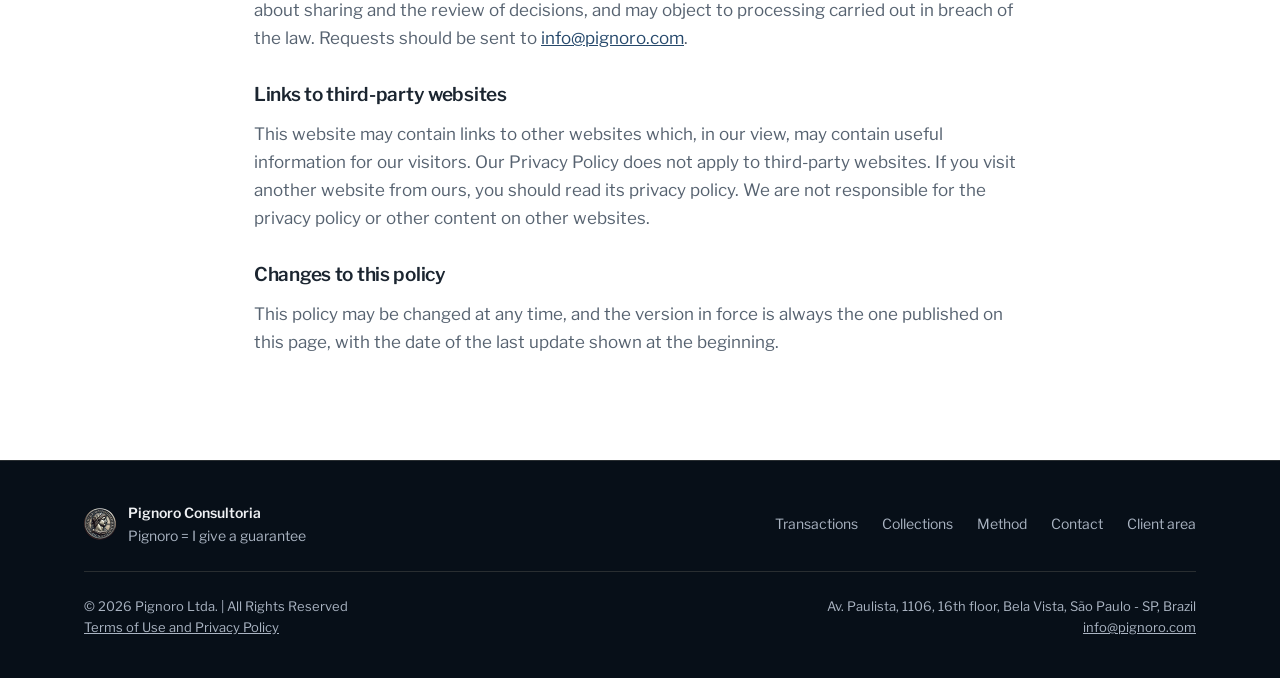
<file: en/termos/index.html>
<!DOCTYPE html>
<html lang="en">

<head>
    <meta charset="utf-8">
    <meta name="viewport" content="width=device-width, initial-scale=1">
    <title>Terms of Use and Privacy Policy | Pignoro Consultoria</title>
    <meta name="description" content="Pignoro Terms of Use and Privacy Policy.">
    <meta name="theme-color" content="#0b1622">
    <link rel="canonical" href="https://pignoro.felipealmeidaconsultoria.com.br/en/termos/">
    <link rel="alternate" hreflang="pt-BR" href="https://pignoro.felipealmeidaconsultoria.com.br/termos/">
    <link rel="alternate" hreflang="en" href="https://pignoro.felipealmeidaconsultoria.com.br/en/termos/">
    <link rel="alternate" hreflang="es" href="https://pignoro.felipealmeidaconsultoria.com.br/es/termos/">
    <link rel="icon" href="../../assets/img/icone-32.png?v=2" sizes="32x32" type="image/png">
    <link rel="icon" href="../../assets/img/icone-192.png?v=2" sizes="192x192" type="image/png">
    <link rel="apple-touch-icon" href="../../assets/img/icone-180.png?v=2">
    <link rel="preload" href="../../assets/fonts/libre-franklin-wght.woff2" as="font" type="font/woff2" crossorigin>
    <link rel="stylesheet" href="../../assets/css/site.css?v=7">
    <script defer src="../../assets/js/config.js?v=4"></script>
    <script defer src="../../assets/js/site.js?v=8"></script>
</head>

<body class="page-legal">
    <a class="skip-link" href="#conteudo">Skip to content</a>

    <header class="site-header" id="topo">
        <div class="container header-inner">
            <a class="brand" href="../" aria-label="Pignoro Consultoria, home">
                <img src="../../assets/img/icone-96.png?v=2" alt="" width="36" height="36">
                <span class="brand-text">
                    <strong>Pignoro</strong>
                </span>
            </a>

            <button class="nav-toggle" type="button" aria-expanded="false" aria-controls="menu-principal">
                <span class="nav-toggle-bars" aria-hidden="true"></span>
                <span class="sr-only">Open menu</span>
            </button>

            <nav class="site-nav" id="menu-principal" aria-label="Main">
                <a href="../#quando">When it makes sense</a>
                <a href="../#servicos">Transactions</a>
                <a href="../#cobranca">Collections</a>
                <a href="../#metodo">Method</a>
                <a href="../#duvidas">FAQ</a>
                <a href="../../cliente/?idioma=en">Client area</a>
                <a class="btn btn-primary btn-small" href="../#contato">Contact us</a>
                <span class="lang-switch" aria-label="Language">
                    <a href="../../termos/" hreflang="pt-BR" lang="pt-BR" title="Português">PT</a>
                    <a href="../../en/termos/" hreflang="en" lang="en" title="English" aria-current="true">EN</a>
                    <a href="../../es/termos/" hreflang="es" lang="es" title="Español">ES</a>
                </span>
            </nav>
        </div>
    </header>

    <main id="conteudo">
        <article class="section section-light legal">
            <div class="container narrow">
            <p class="eyebrow">Pignoro Ltda.</p>
            <h1>Terms of Use and Privacy Policy</h1>
            <p class="legal-updated">Last updated: October 14, 2026.</p>

            <p>This website is maintained by Pignoro Ltda., headquartered at Av. Paulista, 1106, 16th floor, Bela Vista, São Paulo - SP, Brazil. Questions about these terms or about the processing of personal data may be sent to <a href="mailto:info@pignoro.com">info@pignoro.com</a>.</p>
            <p>This is a translation for convenience. In case of any discrepancy, the Portuguese version prevails.</p>

            <h2>Terms of Use</h2>
            <p>Welcome to Pignoro. On our website you will find a service offered through electronic pages on the internet. Accessing this website constitutes the express and unrestricted acceptance of the terms of use described below. If you do not agree with these terms, please do not access or use this website.</p>
            <p>Visitors may use this website only for lawful purposes. This space may not be used to publish, send, distribute or disclose data or information of a defamatory, obscene or unlawful nature, including proprietary information belonging to other persons (individuals or legal entities), as well as trademarks or information protected by copyright, without the express authorization of the holder of those rights.</p>
            <p>We strive to maintain the quality, timeliness and authenticity of the information on the website; however, Pignoro and its collaborators are not responsible for any failures in the services or inaccuracies in the information presented here. Users should not assume that such services and information are free of errors or suitable for their particular purposes.</p>
            <p>Pignoro may, at its sole discretion and at any time, modify or deactivate the website, as well as limit, cancel or suspend its use or access. These Terms of Use may also be changed at any time. Visit this page regularly and consult the Terms of Use then in force. Some provisions of these Terms of Use may be superseded by express legal terms or notices located on certain pages of this website.</p>

            <h3>Client area</h3>
            <p>The website has an area with access restricted to Pignoro clients and to persons authorized by Pignoro. Access is created by Pignoro, which sends the client a link so that the client can set their own password. Through the client area it is possible to keep the company or fund profile up to date and to receive documents from Pignoro.</p>
            <p>The client is responsible for keeping the password confidential, for not sharing access and for signing out when using third-party computers. Pignoro never asks for the password by e-mail, phone or message.</p>
            <p>Documents made available in the client area are end-to-end encrypted: they are encrypted in the sender's browser and can only be decrypted in the client's browser, with the client's password, or by Pignoro's authorized team. The password is neither sent to nor stored on the server and therefore cannot be recovered; if it is forgotten, Pignoro creates new access and makes the documents available again. Once downloaded, the document becomes the client's responsibility, and the client must store it securely.</p>
            <p>By providing their profile data, the client declares that it is true and that they have a legal basis to share it with Pignoro for the purposes of the contracted service.</p>

            <h3>Errors and failures</h3>
            <p>The documents, information, images and graphics published on this website may contain technical inaccuracies or typographical errors. Under no circumstances shall Pignoro, its collaborators and/or their respective suppliers be liable for any direct or indirect damage arising from the inability to use, loss of data or profits, resulting from the access to and performance of the website, the services offered or the information available on this website. Access to the services, materials, information and facilities contained on this website does not guarantee their quality.</p>

            <h3>Limitation of liability</h3>
            <p>The materials on this website are provided without any express or implied warranty of merchantability or fitness for any particular purpose. In no event shall Pignoro and/or its collaborators be held liable for any damages, including loss of profits, business interruption or loss of information, resulting from the use of or inability to use the materials published on the website.</p>
            <p>Pignoro and its collaborators are not responsible for the initial data (contained in agreements between third parties) that give rise to the content and information published here, since the reports and data disclosed are based on agreements entered into between third parties without Pignoro's consent; such agreements are subsequently made available to Pignoro so that it can provide its services, without the intention of validating their authenticity.</p>

            <h3>Information submitted by users</h3>
            <p>Messages sent through the contact form and materials published in public areas of the website will be considered non-confidential information, and any infringement of their creators' rights shall not be the responsibility of Pignoro and/or its collaborators. It is strictly forbidden to transmit, exchange or publish, through this website, any material of an obscene, defamatory or illegal nature, as well as third-party texts or creations without the author's authorization.</p>
            <p>Information in the client area, such as profile data and documents, is treated as confidential and used only to provide the contracted services, in accordance with the Privacy Policy below.</p>
            <p>Pignoro and/or its collaborators may, but are not obliged to, monitor, review and restrict access to any area of the website in which users can transmit and exchange information, and may take down (or remove access to) any such information or communications.</p>
            <p>Pignoro and/or its collaborators are not responsible for the content of any information exchanged between users, whether lawful or unlawful.</p>

            <h3>Links to third-party websites</h3>
            <p>Pignoro and/or its collaborators are not responsible for the content of any other website indicated or accessed through this website. Pignoro reserves the right to remove any link or redirection to other websites at any time. Pignoro does not endorse companies or products indicated, accessed or disclosed through this website, nor the advertisements published here, and reserves the right to publish this notice on its web pages whenever it deems necessary.</p>

            <h3>Copyright and intellectual property</h3>
            <p>The documents, content and reports contained on this website belong to Pignoro. The authorship of the content, materials and images displayed on the website is protected by national and international laws. They may not be copied, reproduced, modified, published, updated, posted, transmitted or distributed in any way without Pignoro's prior written authorization.</p>
            <p>The images contained on this website are included here for viewing purposes only and, unless expressly authorized in writing, may not be saved or downloaded. The reproduction or storage of materials retrieved from this service will subject offenders to the penalties of the law. Documents made available to the client in the client area may be downloaded by the client for use related to the contracted services.</p>
            <p>The name of the Pignoro website, its logo, the domain name for internet access, as well as all characteristic elements of the technology developed and presented here, in the form of the articulation of databases, constitute registered trademarks and private intellectual property, and all rights arising from their registration are guaranteed by law. Some usage rights may be granted by Pignoro under a contract or special license, which may be cancelled at any time if their terms are not complied with.</p>
            <p>Pignoro's registered trademarks may only be used publicly with express authorization, and the use of these trademarks in advertising and promotion of services and/or products must be duly reported to us.</p>

            <h3>Copyright infringement claims</h3>
            <p>Pignoro respects the intellectual property of other people and companies, and we ask our collaborators to do the same. Any copyright infringement must be reported to Pignoro, accompanied by the documents and information confirming authorship.</p>

            <h3>Applicable law</h3>
            <p>This website is controlled by Pignoro and operated by its collaborators. Access is prohibited in territories where the content is considered illegal. Those who choose to access this website from locations where the content is considered illegal do so on their own initiative and are responsible for complying with applicable local laws. The documents, content and reports on the website must not be used or exported in breach of Brazilian export laws. Any dispute regarding what is displayed on the website shall be resolved under Brazilian law. Accessing this website constitutes the express and unrestricted acceptance of the Terms of Use described above.</p>

            <h2>Privacy Policy</h2>
            <p>All personal information relating to clients, visitors and other persons who use this website will be processed in accordance with the Brazilian General Data Protection Law (Law No. 13,709/2018 – LGPD). The data controller is Pignoro Ltda., and the channel for privacy matters and for contacting the data protection officer is <a href="mailto:info@pignoro.com">info@pignoro.com</a>.</p>

            <h3>Data collected</h3>
            <ul class="legal-list">
                <li><strong>Contact form:</strong> name, e-mail, company, phone, subject, message and, when requested, preferred date and time of day for the conversation.</li>
                <li><strong>Client area:</strong> name, sign-in e-mail, language and company or fund profile data (such as legal name, tax ID, address and phone).</li>
                <li><strong>Client area documents:</strong> stored end-to-end encrypted. The server keeps only the encrypted content, with no access to its contents or to the file names.</li>
                <li><strong>Access and security data:</strong> IP address, date and time of access and sign-in attempts, used to protect accounts against improper access.</li>
                <li><strong>Browsing data:</strong> pages visited, browser, device, source of the visit and IP address, collected on the public pages by the analytics and advertising tools described below.</li>
            </ul>

            <h3>Purposes and legal bases</h3>
            <p>The data is used to reply to contacts and meeting requests, provide the contracted services, keep the client area running and secure, comply with legal and regulatory obligations and understand how the website is used in order to improve it. The legal bases are the performance of a contract and of preliminary procedures related to it, compliance with a legal or regulatory obligation, the regular exercise of rights and Pignoro's legitimate interest, subject to the rights of data subjects.</p>

            <h3>Sharing</h3>
            <p>Pignoro does not sell personal data. Data may be processed by suppliers necessary for the operation of the website, such as hosting, protection and delivery of the website (Cloudflare), e-mail delivery and the analytics and advertising tools mentioned in this policy, as well as by authorities when there is a legal obligation. Some of these suppliers may store data outside Brazil, with the safeguards provided for in the LGPD.</p>

            <h3>Advertising</h3>
            <p>Like other websites, we collect and use information contained in advertisements, including your IP (Internet Protocol) address, your ISP (Internet Service Provider), the browser you used to visit the website, the duration of your visit and which pages you visited on the website.</p>

            <h3>Analytics tools</h3>
            <p>Audience measurement tools, such as Google Analytics and PostHog, may be used on the public pages of the website, loaded only after you accept them in the cookie notice. They record, statistically, the pages visited, the duration of the visit, the source of access and interactions with the website, using their own cookies and identifiers. The client area does not load third-party analytics or advertising tools.</p>

            <h3 id="cookies">Cookies and web beacons</h3>
            <p>We use cookies to store information, such as your personal preferences when you visit the website. The website uses:</p>
            <ul class="legal-list">
                <li><strong>Client area session cookie</strong> (pignoro_sessao): required to keep the client signed in; it is deleted when the browser is closed or when the client signs out.</li>
                <li><strong>Language cookie</strong> (pignoro_idioma): keeps the chosen language for up to one year.</li>
                <li><strong>Browser local storage:</strong> in the client area, keeps the key that opens the client's documents only in the client's browser, until the client clicks Sign out.</li>
                <li><strong>Cookie choice</strong> (pignoro_cookies, local storage): records whether you accepted or declined the measurement tools.</li>
                <li><strong>Analytics and advertising cookies:</strong> set by the third-party tools described above, only after you accept them in the cookie notice. You can change your choice at any time under "Cookie preferences" in the website footer; if you decline, these tools' cookies are deleted.</li>
            </ul>
            <p>Third-party advertising may also be used on the website. Some of these advertisers may use technologies such as cookies and/or web beacons when advertising on the website, which will cause these advertisers (such as Google through Google AdSense) to also receive your personal information, such as your IP address, ISP, browser, etc.</p>
            <p>You can turn off cookies in your browser settings or by changing the settings of antivirus programs. However, this may change the way you interact with this and other websites. Without the necessary cookies it is not possible to sign in to the client area.</p>

            <h3>Security and retention</h3>
            <p>The website uses a secure connection (HTTPS), passwords that are not known to the server, a limit on sign-in attempts and end-to-end encryption for client area documents. Data is kept for as long as necessary for the purposes described, the provision of services and compliance with legal obligations, and is then deleted or anonymized.</p>

            <h3>Rights of the data subject</h3>
            <p>Under the LGPD, data subjects may request confirmation that processing takes place, access, correction, anonymization, blocking or deletion of unnecessary data, portability, information about sharing and the review of decisions, and may object to processing carried out in breach of the law. Requests should be sent to <a href="mailto:info@pignoro.com">info@pignoro.com</a>.</p>

            <h3>Links to third-party websites</h3>
            <p>This website may contain links to other websites which, in our view, may contain useful information for our visitors. Our Privacy Policy does not apply to third-party websites. If you visit another website from ours, you should read its privacy policy. We are not responsible for the privacy policy or other content on other websites.</p>

            <h3>Changes to this policy</h3>
            <p>This policy may be changed at any time, and the version in force is always the one published on this page, with the date of the last update shown at the beginning.</p>
            </div>
        </article>
    </main>

    <footer class="site-footer">
        <div class="container footer-inner">
            <div class="footer-brand">
                <img src="../../assets/img/icone-64.png?v=2" alt="" width="32" height="32">
                <div>
                    <strong>Pignoro Consultoria</strong>
                    <span>Pignoro = I give a guarantee</span>
                </div>
            </div>
            <nav class="footer-nav" aria-label="Footer">
                <a href="../#servicos">Transactions</a>
                <a href="../#cobranca">Collections</a>
                <a href="../#metodo">Method</a>
                <a href="../#contato">Contact</a>
                <a href="../../cliente/?idioma=en">Client area</a>
            </nav>
            <div class="footer-bottom">
                <div class="footer-legal">
                    <p>© <span data-year>2026</span> Pignoro Ltda. | All Rights Reserved</p>
                    <p><a href="./" aria-current="page">Terms of Use and Privacy Policy</a></p>
                    <p data-cookies hidden><button type="button" class="link-button">Cookie preferences</button></p>
                </div>
                <address class="footer-address">
                    Av. Paulista, 1106, 16th floor, Bela Vista, São Paulo - SP, Brazil<br>
                    <a href="mailto:info@pignoro.com">info@pignoro.com</a>
                </address>
            </div>
        </div>
    </footer>

</body>

</html>
</file>
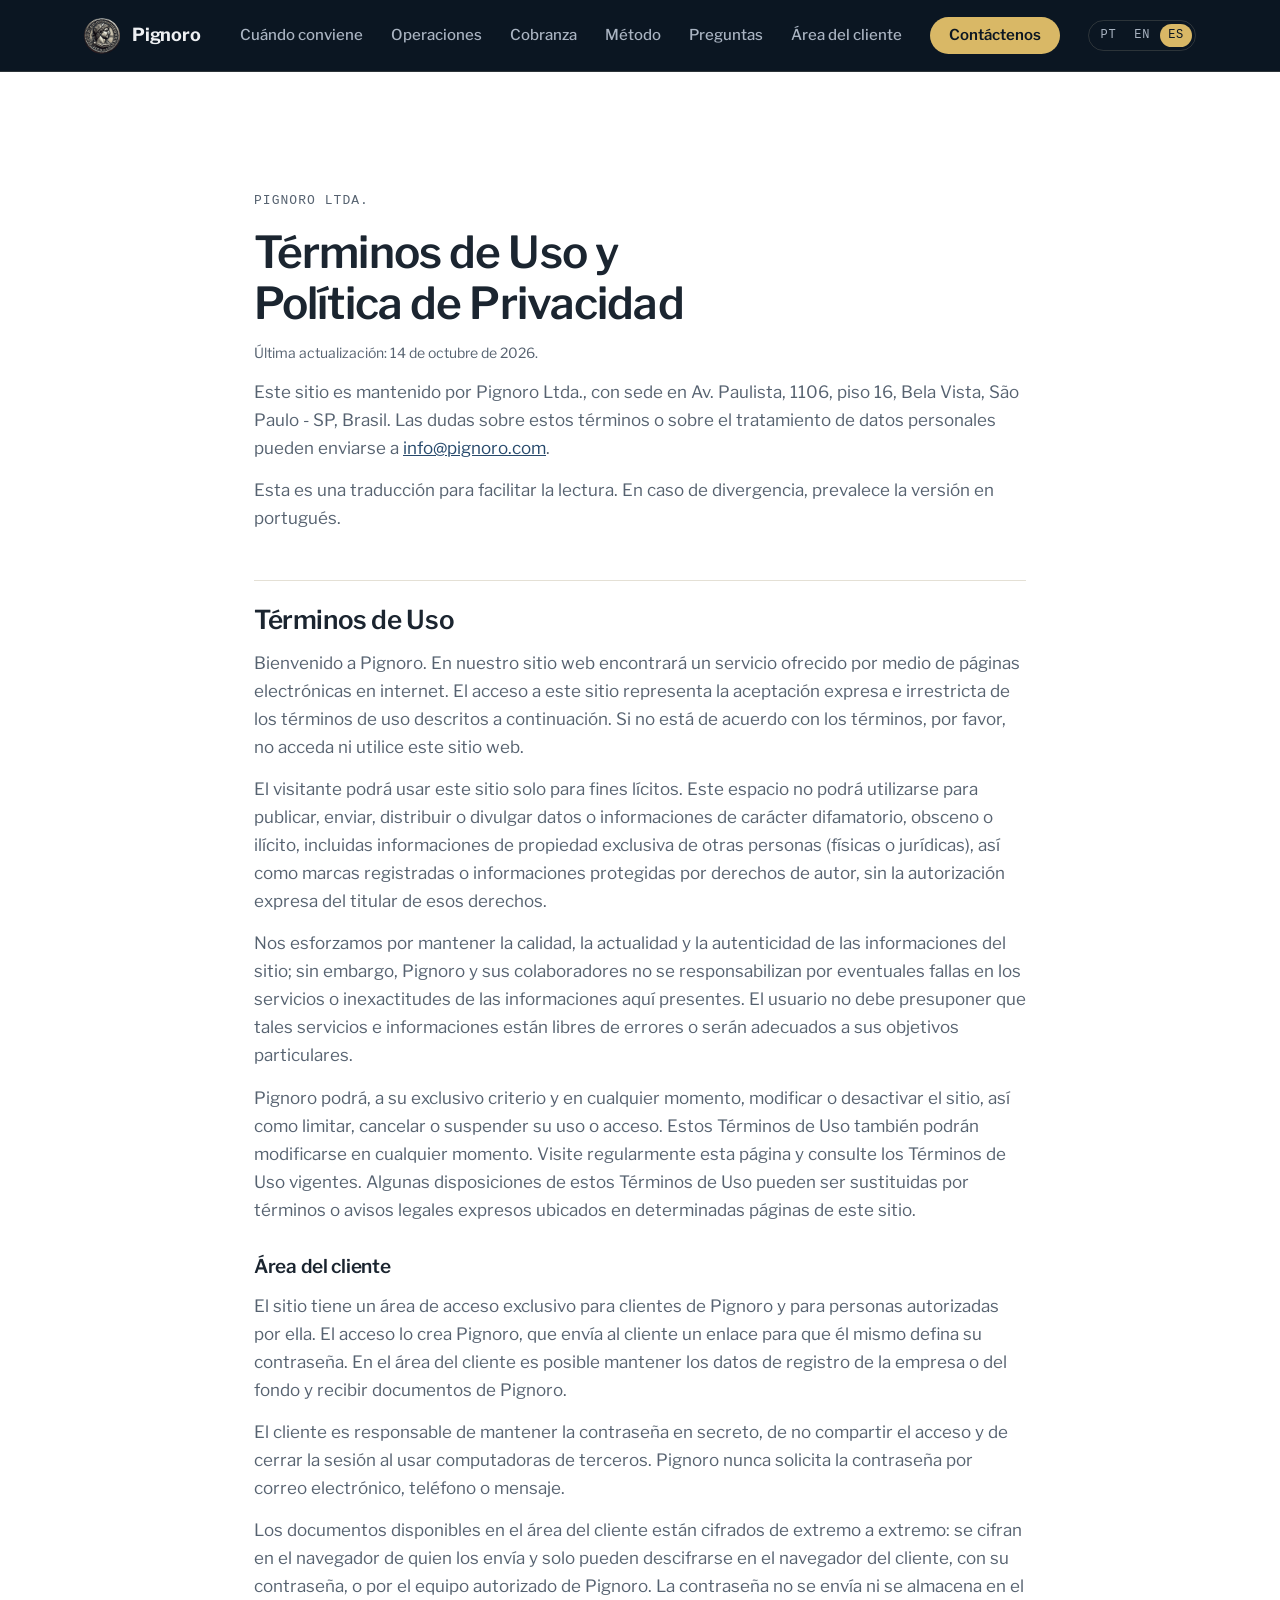
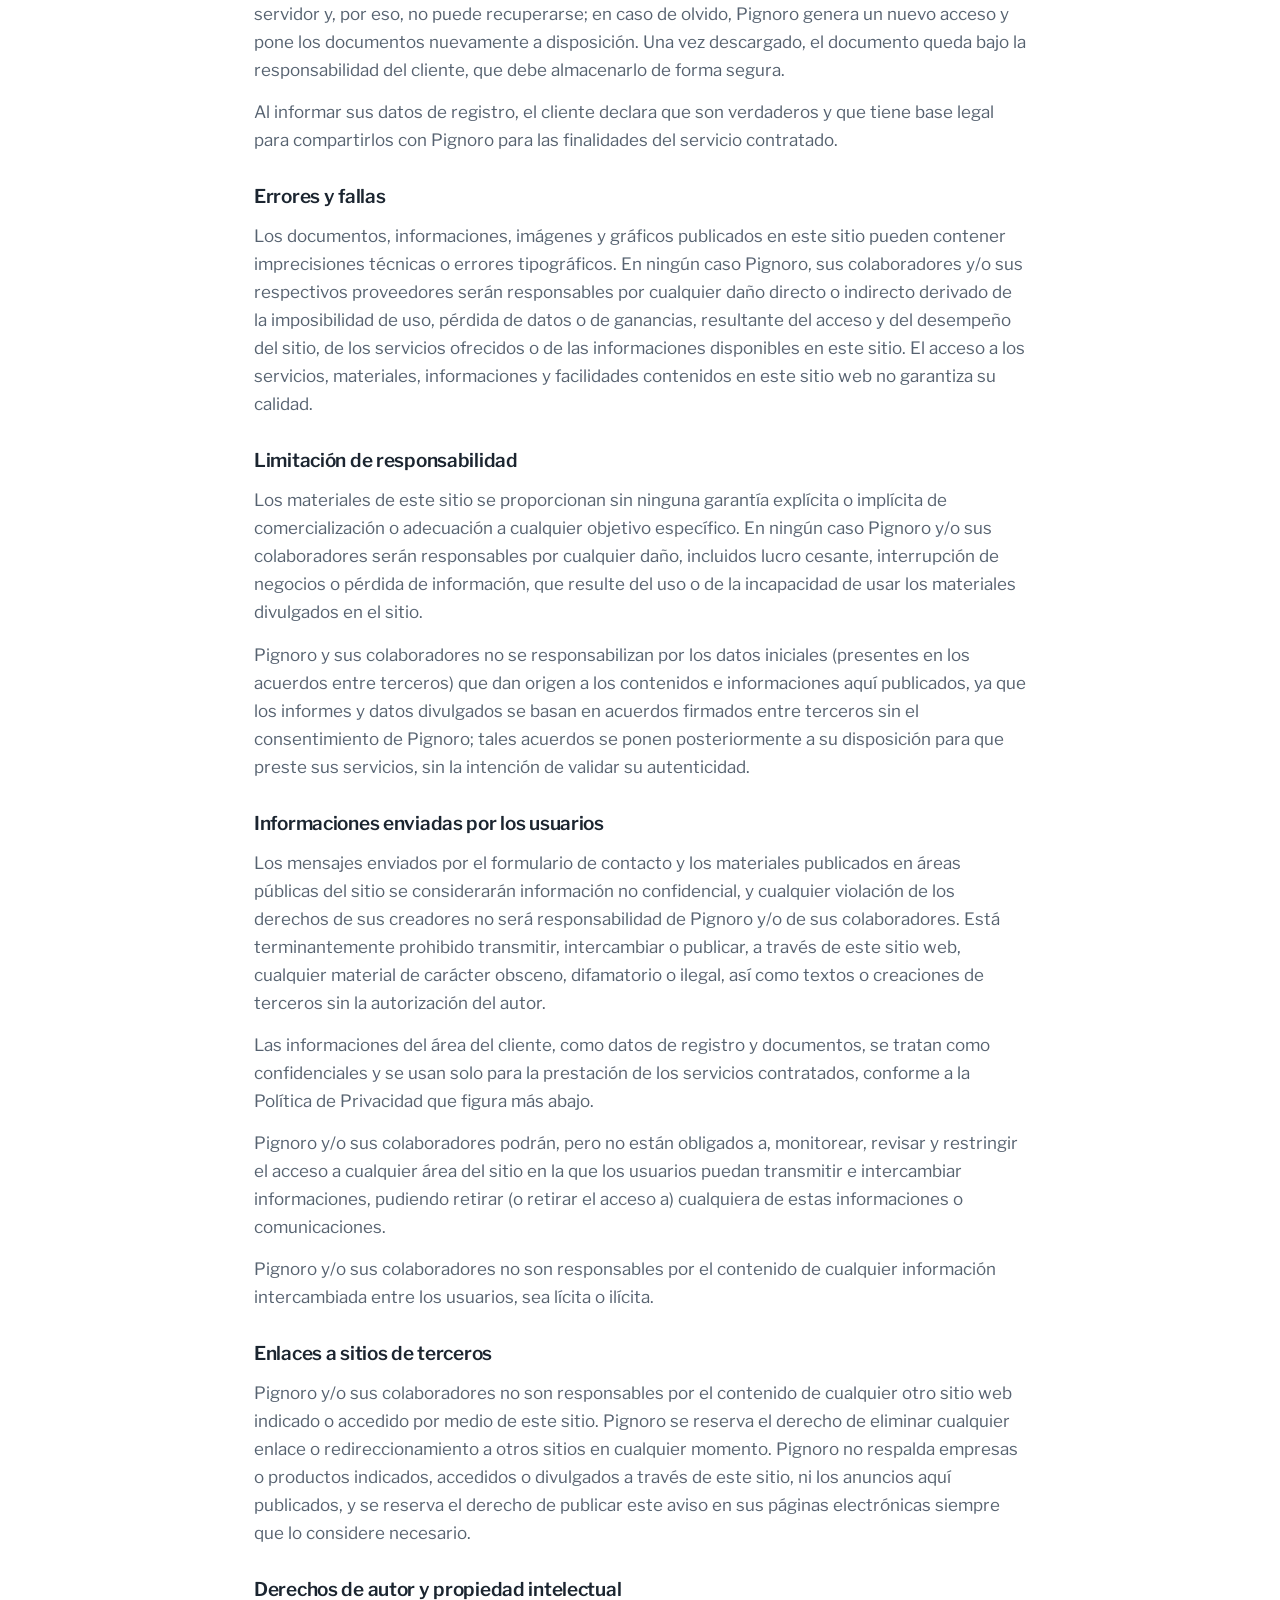
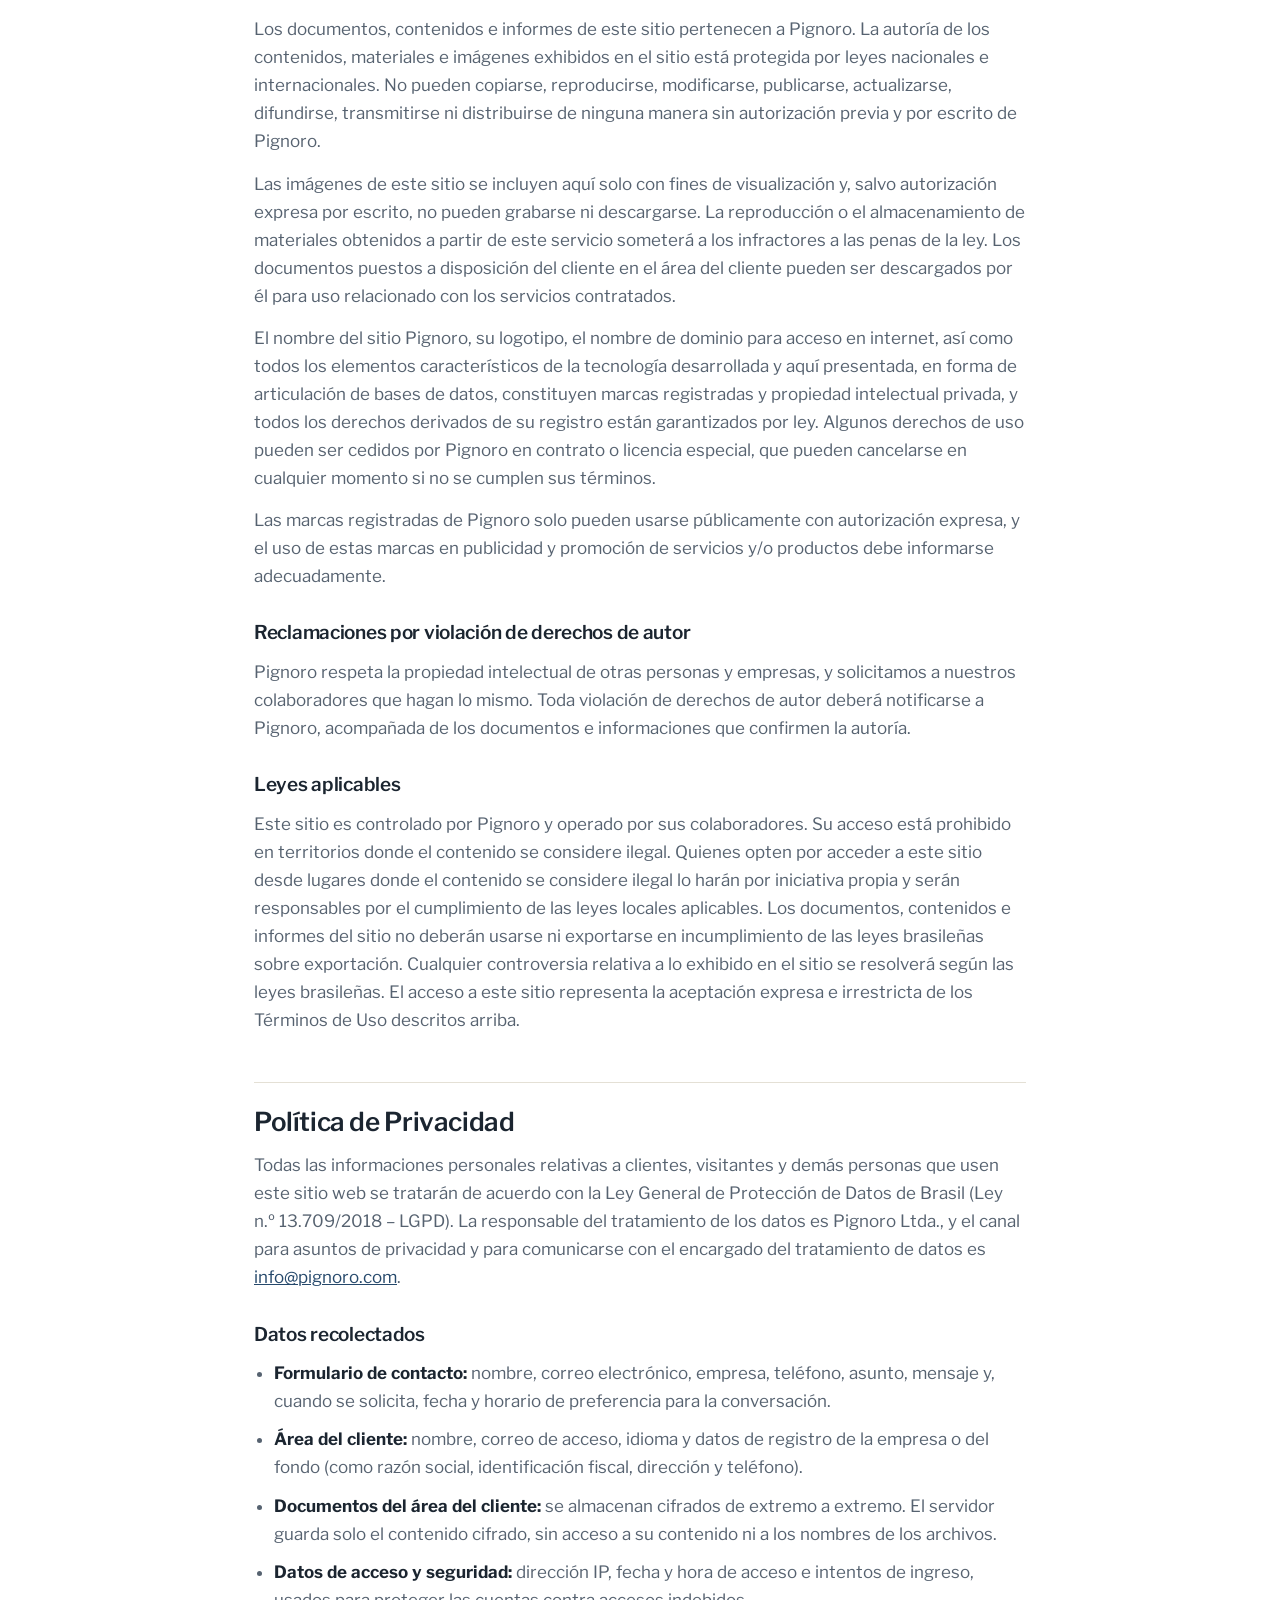
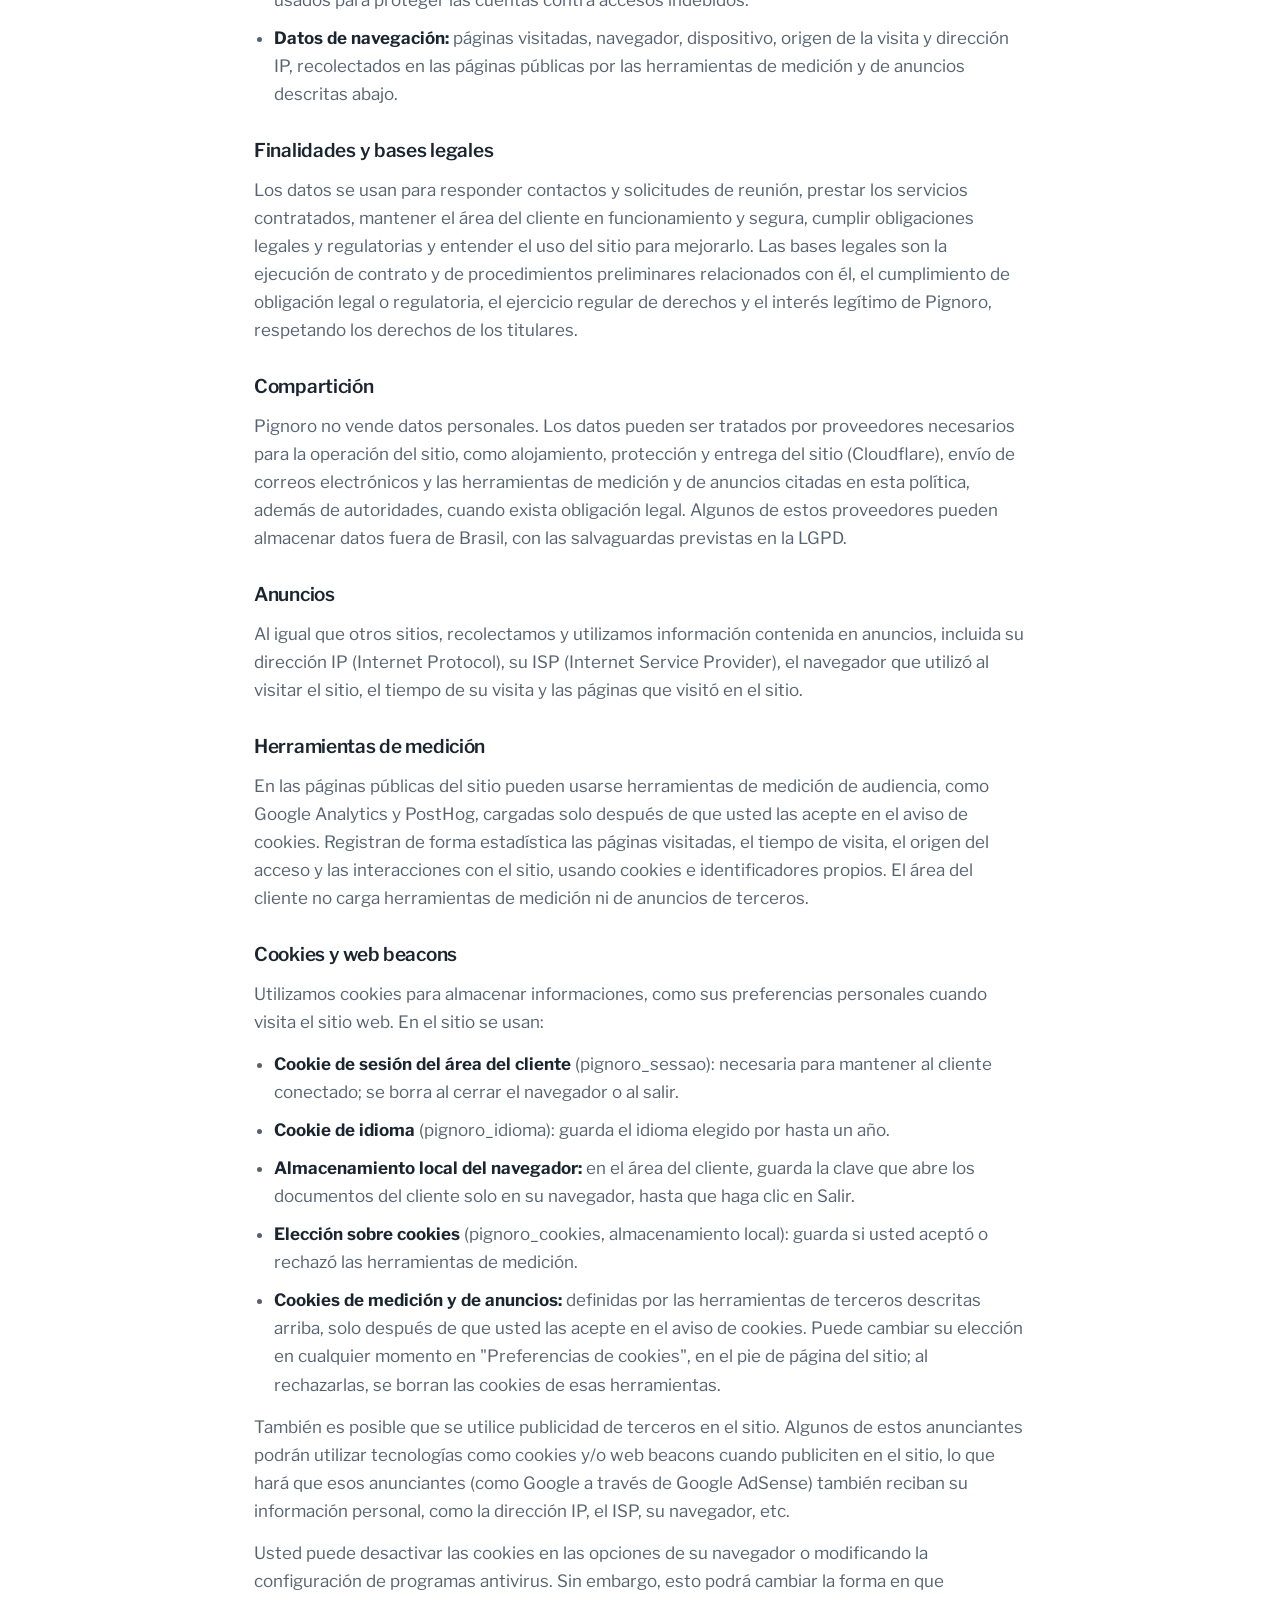
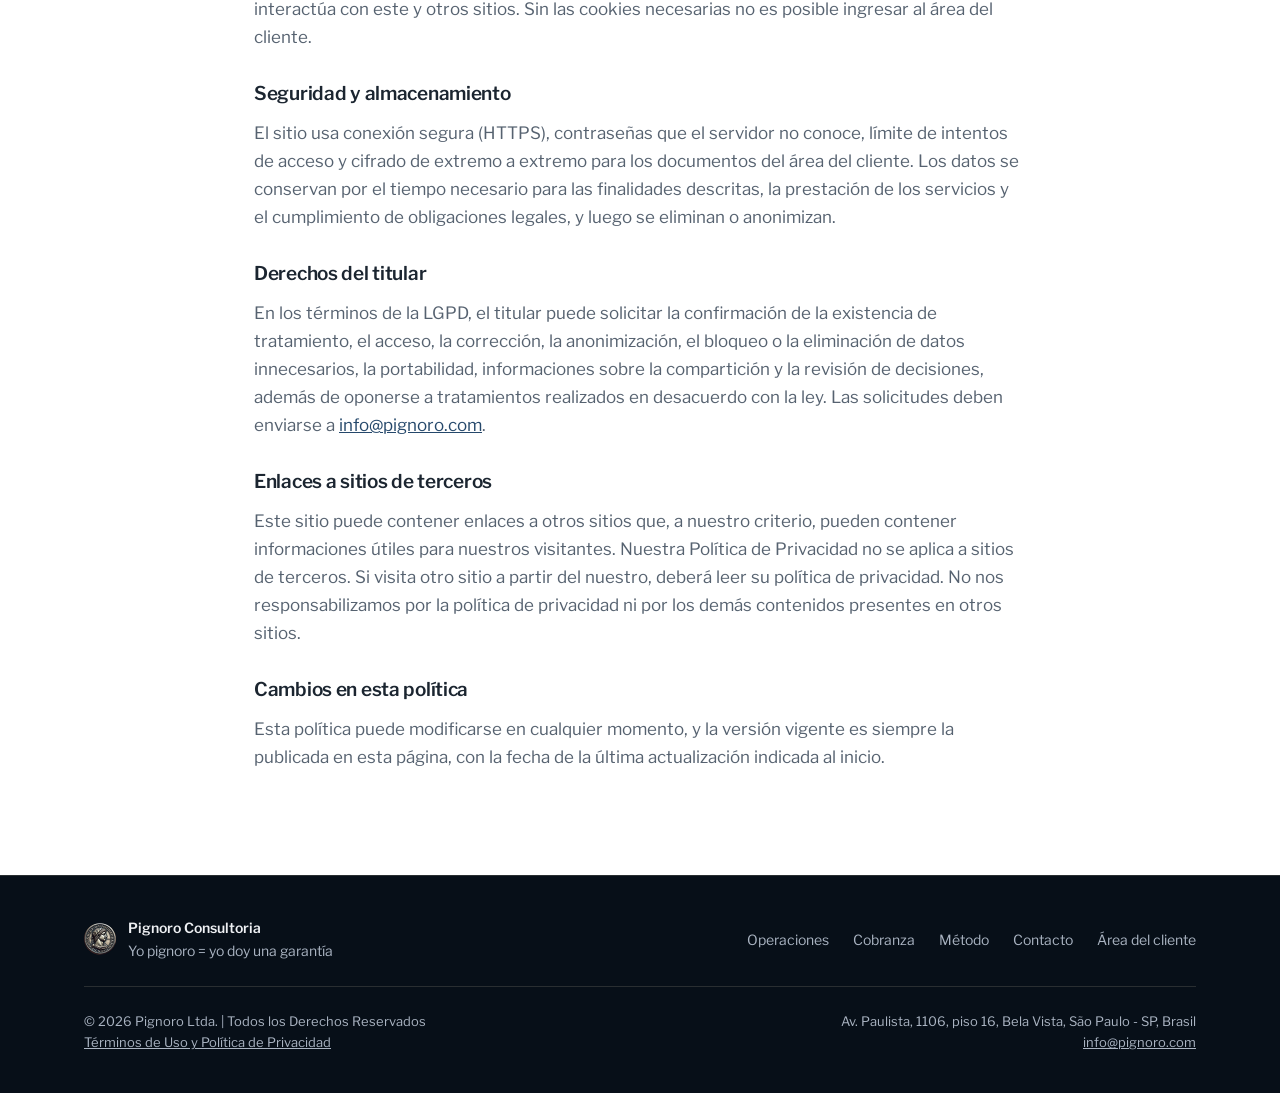
<file: es/termos/index.html>
<!DOCTYPE html>
<html lang="es">

<head>
    <meta charset="utf-8">
    <meta name="viewport" content="width=device-width, initial-scale=1">
    <title>Términos de Uso y Política de Privacidad | Pignoro Consultoria</title>
    <meta name="description" content="Términos de Uso y Política de Privacidad de Pignoro.">
    <meta name="theme-color" content="#0b1622">
    <link rel="canonical" href="https://pignoro.felipealmeidaconsultoria.com.br/es/termos/">
    <link rel="alternate" hreflang="pt-BR" href="https://pignoro.felipealmeidaconsultoria.com.br/termos/">
    <link rel="alternate" hreflang="en" href="https://pignoro.felipealmeidaconsultoria.com.br/en/termos/">
    <link rel="alternate" hreflang="es" href="https://pignoro.felipealmeidaconsultoria.com.br/es/termos/">
    <link rel="icon" href="../../assets/img/icone-32.png?v=2" sizes="32x32" type="image/png">
    <link rel="icon" href="../../assets/img/icone-192.png?v=2" sizes="192x192" type="image/png">
    <link rel="apple-touch-icon" href="../../assets/img/icone-180.png?v=2">
    <link rel="preload" href="../../assets/fonts/libre-franklin-wght.woff2" as="font" type="font/woff2" crossorigin>
    <link rel="stylesheet" href="../../assets/css/site.css?v=7">
    <script defer src="../../assets/js/config.js?v=4"></script>
    <script defer src="../../assets/js/site.js?v=8"></script>
</head>

<body class="page-legal">
    <a class="skip-link" href="#conteudo">Saltar al contenido</a>

    <header class="site-header" id="topo">
        <div class="container header-inner">
            <a class="brand" href="../" aria-label="Pignoro Consultoria, inicio">
                <img src="../../assets/img/icone-96.png?v=2" alt="" width="36" height="36">
                <span class="brand-text">
                    <strong>Pignoro</strong>
                </span>
            </a>

            <button class="nav-toggle" type="button" aria-expanded="false" aria-controls="menu-principal">
                <span class="nav-toggle-bars" aria-hidden="true"></span>
                <span class="sr-only">Abrir menú</span>
            </button>

            <nav class="site-nav" id="menu-principal" aria-label="Principal">
                <a href="../#quando">Cuándo conviene</a>
                <a href="../#servicos">Operaciones</a>
                <a href="../#cobranca">Cobranza</a>
                <a href="../#metodo">Método</a>
                <a href="../#duvidas">Preguntas</a>
                <a href="../../cliente/?idioma=es">Área del cliente</a>
                <a class="btn btn-primary btn-small" href="../#contato">Contáctenos</a>
                <span class="lang-switch" aria-label="Idioma">
                    <a href="../../termos/" hreflang="pt-BR" lang="pt-BR" title="Português">PT</a>
                    <a href="../../en/termos/" hreflang="en" lang="en" title="English">EN</a>
                    <a href="../../es/termos/" hreflang="es" lang="es" title="Español" aria-current="true">ES</a>
                </span>
            </nav>
        </div>
    </header>

    <main id="conteudo">
        <article class="section section-light legal">
            <div class="container narrow">
            <p class="eyebrow">Pignoro Ltda.</p>
            <h1>Términos de Uso y Política de Privacidad</h1>
            <p class="legal-updated">Última actualización: 14 de octubre de 2026.</p>

            <p>Este sitio es mantenido por Pignoro Ltda., con sede en Av. Paulista, 1106, piso 16, Bela Vista, São Paulo - SP, Brasil. Las dudas sobre estos términos o sobre el tratamiento de datos personales pueden enviarse a <a href="mailto:info@pignoro.com">info@pignoro.com</a>.</p>
            <p>Esta es una traducción para facilitar la lectura. En caso de divergencia, prevalece la versión en portugués.</p>

            <h2>Términos de Uso</h2>
            <p>Bienvenido a Pignoro. En nuestro sitio web encontrará un servicio ofrecido por medio de páginas electrónicas en internet. El acceso a este sitio representa la aceptación expresa e irrestricta de los términos de uso descritos a continuación. Si no está de acuerdo con los términos, por favor, no acceda ni utilice este sitio web.</p>
            <p>El visitante podrá usar este sitio solo para fines lícitos. Este espacio no podrá utilizarse para publicar, enviar, distribuir o divulgar datos o informaciones de carácter difamatorio, obsceno o ilícito, incluidas informaciones de propiedad exclusiva de otras personas (físicas o jurídicas), así como marcas registradas o informaciones protegidas por derechos de autor, sin la autorización expresa del titular de esos derechos.</p>
            <p>Nos esforzamos por mantener la calidad, la actualidad y la autenticidad de las informaciones del sitio; sin embargo, Pignoro y sus colaboradores no se responsabilizan por eventuales fallas en los servicios o inexactitudes de las informaciones aquí presentes. El usuario no debe presuponer que tales servicios e informaciones están libres de errores o serán adecuados a sus objetivos particulares.</p>
            <p>Pignoro podrá, a su exclusivo criterio y en cualquier momento, modificar o desactivar el sitio, así como limitar, cancelar o suspender su uso o acceso. Estos Términos de Uso también podrán modificarse en cualquier momento. Visite regularmente esta página y consulte los Términos de Uso vigentes. Algunas disposiciones de estos Términos de Uso pueden ser sustituidas por términos o avisos legales expresos ubicados en determinadas páginas de este sitio.</p>

            <h3>Área del cliente</h3>
            <p>El sitio tiene un área de acceso exclusivo para clientes de Pignoro y para personas autorizadas por ella. El acceso lo crea Pignoro, que envía al cliente un enlace para que él mismo defina su contraseña. En el área del cliente es posible mantener los datos de registro de la empresa o del fondo y recibir documentos de Pignoro.</p>
            <p>El cliente es responsable de mantener la contraseña en secreto, de no compartir el acceso y de cerrar la sesión al usar computadoras de terceros. Pignoro nunca solicita la contraseña por correo electrónico, teléfono o mensaje.</p>
            <p>Los documentos disponibles en el área del cliente están cifrados de extremo a extremo: se cifran en el navegador de quien los envía y solo pueden descifrarse en el navegador del cliente, con su contraseña, o por el equipo autorizado de Pignoro. La contraseña no se envía ni se almacena en el servidor y, por eso, no puede recuperarse; en caso de olvido, Pignoro genera un nuevo acceso y pone los documentos nuevamente a disposición. Una vez descargado, el documento queda bajo la responsabilidad del cliente, que debe almacenarlo de forma segura.</p>
            <p>Al informar sus datos de registro, el cliente declara que son verdaderos y que tiene base legal para compartirlos con Pignoro para las finalidades del servicio contratado.</p>

            <h3>Errores y fallas</h3>
            <p>Los documentos, informaciones, imágenes y gráficos publicados en este sitio pueden contener imprecisiones técnicas o errores tipográficos. En ningún caso Pignoro, sus colaboradores y/o sus respectivos proveedores serán responsables por cualquier daño directo o indirecto derivado de la imposibilidad de uso, pérdida de datos o de ganancias, resultante del acceso y del desempeño del sitio, de los servicios ofrecidos o de las informaciones disponibles en este sitio. El acceso a los servicios, materiales, informaciones y facilidades contenidos en este sitio web no garantiza su calidad.</p>

            <h3>Limitación de responsabilidad</h3>
            <p>Los materiales de este sitio se proporcionan sin ninguna garantía explícita o implícita de comercialización o adecuación a cualquier objetivo específico. En ningún caso Pignoro y/o sus colaboradores serán responsables por cualquier daño, incluidos lucro cesante, interrupción de negocios o pérdida de información, que resulte del uso o de la incapacidad de usar los materiales divulgados en el sitio.</p>
            <p>Pignoro y sus colaboradores no se responsabilizan por los datos iniciales (presentes en los acuerdos entre terceros) que dan origen a los contenidos e informaciones aquí publicados, ya que los informes y datos divulgados se basan en acuerdos firmados entre terceros sin el consentimiento de Pignoro; tales acuerdos se ponen posteriormente a su disposición para que preste sus servicios, sin la intención de validar su autenticidad.</p>

            <h3>Informaciones enviadas por los usuarios</h3>
            <p>Los mensajes enviados por el formulario de contacto y los materiales publicados en áreas públicas del sitio se considerarán información no confidencial, y cualquier violación de los derechos de sus creadores no será responsabilidad de Pignoro y/o de sus colaboradores. Está terminantemente prohibido transmitir, intercambiar o publicar, a través de este sitio web, cualquier material de carácter obsceno, difamatorio o ilegal, así como textos o creaciones de terceros sin la autorización del autor.</p>
            <p>Las informaciones del área del cliente, como datos de registro y documentos, se tratan como confidenciales y se usan solo para la prestación de los servicios contratados, conforme a la Política de Privacidad que figura más abajo.</p>
            <p>Pignoro y/o sus colaboradores podrán, pero no están obligados a, monitorear, revisar y restringir el acceso a cualquier área del sitio en la que los usuarios puedan transmitir e intercambiar informaciones, pudiendo retirar (o retirar el acceso a) cualquiera de estas informaciones o comunicaciones.</p>
            <p>Pignoro y/o sus colaboradores no son responsables por el contenido de cualquier información intercambiada entre los usuarios, sea lícita o ilícita.</p>

            <h3>Enlaces a sitios de terceros</h3>
            <p>Pignoro y/o sus colaboradores no son responsables por el contenido de cualquier otro sitio web indicado o accedido por medio de este sitio. Pignoro se reserva el derecho de eliminar cualquier enlace o redireccionamiento a otros sitios en cualquier momento. Pignoro no respalda empresas o productos indicados, accedidos o divulgados a través de este sitio, ni los anuncios aquí publicados, y se reserva el derecho de publicar este aviso en sus páginas electrónicas siempre que lo considere necesario.</p>

            <h3>Derechos de autor y propiedad intelectual</h3>
            <p>Los documentos, contenidos e informes de este sitio pertenecen a Pignoro. La autoría de los contenidos, materiales e imágenes exhibidos en el sitio está protegida por leyes nacionales e internacionales. No pueden copiarse, reproducirse, modificarse, publicarse, actualizarse, difundirse, transmitirse ni distribuirse de ninguna manera sin autorización previa y por escrito de Pignoro.</p>
            <p>Las imágenes de este sitio se incluyen aquí solo con fines de visualización y, salvo autorización expresa por escrito, no pueden grabarse ni descargarse. La reproducción o el almacenamiento de materiales obtenidos a partir de este servicio someterá a los infractores a las penas de la ley. Los documentos puestos a disposición del cliente en el área del cliente pueden ser descargados por él para uso relacionado con los servicios contratados.</p>
            <p>El nombre del sitio Pignoro, su logotipo, el nombre de dominio para acceso en internet, así como todos los elementos característicos de la tecnología desarrollada y aquí presentada, en forma de articulación de bases de datos, constituyen marcas registradas y propiedad intelectual privada, y todos los derechos derivados de su registro están garantizados por ley. Algunos derechos de uso pueden ser cedidos por Pignoro en contrato o licencia especial, que pueden cancelarse en cualquier momento si no se cumplen sus términos.</p>
            <p>Las marcas registradas de Pignoro solo pueden usarse públicamente con autorización expresa, y el uso de estas marcas en publicidad y promoción de servicios y/o productos debe informarse adecuadamente.</p>

            <h3>Reclamaciones por violación de derechos de autor</h3>
            <p>Pignoro respeta la propiedad intelectual de otras personas y empresas, y solicitamos a nuestros colaboradores que hagan lo mismo. Toda violación de derechos de autor deberá notificarse a Pignoro, acompañada de los documentos e informaciones que confirmen la autoría.</p>

            <h3>Leyes aplicables</h3>
            <p>Este sitio es controlado por Pignoro y operado por sus colaboradores. Su acceso está prohibido en territorios donde el contenido se considere ilegal. Quienes opten por acceder a este sitio desde lugares donde el contenido se considere ilegal lo harán por iniciativa propia y serán responsables por el cumplimiento de las leyes locales aplicables. Los documentos, contenidos e informes del sitio no deberán usarse ni exportarse en incumplimiento de las leyes brasileñas sobre exportación. Cualquier controversia relativa a lo exhibido en el sitio se resolverá según las leyes brasileñas. El acceso a este sitio representa la aceptación expresa e irrestricta de los Términos de Uso descritos arriba.</p>

            <h2>Política de Privacidad</h2>
            <p>Todas las informaciones personales relativas a clientes, visitantes y demás personas que usen este sitio web se tratarán de acuerdo con la Ley General de Protección de Datos de Brasil (Ley n.º 13.709/2018 – LGPD). La responsable del tratamiento de los datos es Pignoro Ltda., y el canal para asuntos de privacidad y para comunicarse con el encargado del tratamiento de datos es <a href="mailto:info@pignoro.com">info@pignoro.com</a>.</p>

            <h3>Datos recolectados</h3>
            <ul class="legal-list">
                <li><strong>Formulario de contacto:</strong> nombre, correo electrónico, empresa, teléfono, asunto, mensaje y, cuando se solicita, fecha y horario de preferencia para la conversación.</li>
                <li><strong>Área del cliente:</strong> nombre, correo de acceso, idioma y datos de registro de la empresa o del fondo (como razón social, identificación fiscal, dirección y teléfono).</li>
                <li><strong>Documentos del área del cliente:</strong> se almacenan cifrados de extremo a extremo. El servidor guarda solo el contenido cifrado, sin acceso a su contenido ni a los nombres de los archivos.</li>
                <li><strong>Datos de acceso y seguridad:</strong> dirección IP, fecha y hora de acceso e intentos de ingreso, usados para proteger las cuentas contra accesos indebidos.</li>
                <li><strong>Datos de navegación:</strong> páginas visitadas, navegador, dispositivo, origen de la visita y dirección IP, recolectados en las páginas públicas por las herramientas de medición y de anuncios descritas abajo.</li>
            </ul>

            <h3>Finalidades y bases legales</h3>
            <p>Los datos se usan para responder contactos y solicitudes de reunión, prestar los servicios contratados, mantener el área del cliente en funcionamiento y segura, cumplir obligaciones legales y regulatorias y entender el uso del sitio para mejorarlo. Las bases legales son la ejecución de contrato y de procedimientos preliminares relacionados con él, el cumplimiento de obligación legal o regulatoria, el ejercicio regular de derechos y el interés legítimo de Pignoro, respetando los derechos de los titulares.</p>

            <h3>Compartición</h3>
            <p>Pignoro no vende datos personales. Los datos pueden ser tratados por proveedores necesarios para la operación del sitio, como alojamiento, protección y entrega del sitio (Cloudflare), envío de correos electrónicos y las herramientas de medición y de anuncios citadas en esta política, además de autoridades, cuando exista obligación legal. Algunos de estos proveedores pueden almacenar datos fuera de Brasil, con las salvaguardas previstas en la LGPD.</p>

            <h3>Anuncios</h3>
            <p>Al igual que otros sitios, recolectamos y utilizamos información contenida en anuncios, incluida su dirección IP (Internet Protocol), su ISP (Internet Service Provider), el navegador que utilizó al visitar el sitio, el tiempo de su visita y las páginas que visitó en el sitio.</p>

            <h3>Herramientas de medición</h3>
            <p>En las páginas públicas del sitio pueden usarse herramientas de medición de audiencia, como Google Analytics y PostHog, cargadas solo después de que usted las acepte en el aviso de cookies. Registran de forma estadística las páginas visitadas, el tiempo de visita, el origen del acceso y las interacciones con el sitio, usando cookies e identificadores propios. El área del cliente no carga herramientas de medición ni de anuncios de terceros.</p>

            <h3 id="cookies">Cookies y web beacons</h3>
            <p>Utilizamos cookies para almacenar informaciones, como sus preferencias personales cuando visita el sitio web. En el sitio se usan:</p>
            <ul class="legal-list">
                <li><strong>Cookie de sesión del área del cliente</strong> (pignoro_sessao): necesaria para mantener al cliente conectado; se borra al cerrar el navegador o al salir.</li>
                <li><strong>Cookie de idioma</strong> (pignoro_idioma): guarda el idioma elegido por hasta un año.</li>
                <li><strong>Almacenamiento local del navegador:</strong> en el área del cliente, guarda la clave que abre los documentos del cliente solo en su navegador, hasta que haga clic en Salir.</li>
                <li><strong>Elección sobre cookies</strong> (pignoro_cookies, almacenamiento local): guarda si usted aceptó o rechazó las herramientas de medición.</li>
                <li><strong>Cookies de medición y de anuncios:</strong> definidas por las herramientas de terceros descritas arriba, solo después de que usted las acepte en el aviso de cookies. Puede cambiar su elección en cualquier momento en "Preferencias de cookies", en el pie de página del sitio; al rechazarlas, se borran las cookies de esas herramientas.</li>
            </ul>
            <p>También es posible que se utilice publicidad de terceros en el sitio. Algunos de estos anunciantes podrán utilizar tecnologías como cookies y/o web beacons cuando publiciten en el sitio, lo que hará que esos anunciantes (como Google a través de Google AdSense) también reciban su información personal, como la dirección IP, el ISP, su navegador, etc.</p>
            <p>Usted puede desactivar las cookies en las opciones de su navegador o modificando la configuración de programas antivirus. Sin embargo, esto podrá cambiar la forma en que interactúa con este y otros sitios. Sin las cookies necesarias no es posible ingresar al área del cliente.</p>

            <h3>Seguridad y almacenamiento</h3>
            <p>El sitio usa conexión segura (HTTPS), contraseñas que el servidor no conoce, límite de intentos de acceso y cifrado de extremo a extremo para los documentos del área del cliente. Los datos se conservan por el tiempo necesario para las finalidades descritas, la prestación de los servicios y el cumplimiento de obligaciones legales, y luego se eliminan o anonimizan.</p>

            <h3>Derechos del titular</h3>
            <p>En los términos de la LGPD, el titular puede solicitar la confirmación de la existencia de tratamiento, el acceso, la corrección, la anonimización, el bloqueo o la eliminación de datos innecesarios, la portabilidad, informaciones sobre la compartición y la revisión de decisiones, además de oponerse a tratamientos realizados en desacuerdo con la ley. Las solicitudes deben enviarse a <a href="mailto:info@pignoro.com">info@pignoro.com</a>.</p>

            <h3>Enlaces a sitios de terceros</h3>
            <p>Este sitio puede contener enlaces a otros sitios que, a nuestro criterio, pueden contener informaciones útiles para nuestros visitantes. Nuestra Política de Privacidad no se aplica a sitios de terceros. Si visita otro sitio a partir del nuestro, deberá leer su política de privacidad. No nos responsabilizamos por la política de privacidad ni por los demás contenidos presentes en otros sitios.</p>

            <h3>Cambios en esta política</h3>
            <p>Esta política puede modificarse en cualquier momento, y la versión vigente es siempre la publicada en esta página, con la fecha de la última actualización indicada al inicio.</p>
            </div>
        </article>
    </main>

    <footer class="site-footer">
        <div class="container footer-inner">
            <div class="footer-brand">
                <img src="../../assets/img/icone-64.png?v=2" alt="" width="32" height="32">
                <div>
                    <strong>Pignoro Consultoria</strong>
                    <span>Yo pignoro = yo doy una garantía</span>
                </div>
            </div>
            <nav class="footer-nav" aria-label="Pie de página">
                <a href="../#servicos">Operaciones</a>
                <a href="../#cobranca">Cobranza</a>
                <a href="../#metodo">Método</a>
                <a href="../#contato">Contacto</a>
                <a href="../../cliente/?idioma=es">Área del cliente</a>
            </nav>
            <div class="footer-bottom">
                <div class="footer-legal">
                    <p>© <span data-year>2026</span> Pignoro Ltda. | Todos los Derechos Reservados</p>
                    <p><a href="./" aria-current="page">Términos de Uso y Política de Privacidad</a></p>
                    <p data-cookies hidden><button type="button" class="link-button">Preferencias de cookies</button></p>
                </div>
                <address class="footer-address">
                    Av. Paulista, 1106, piso 16, Bela Vista, São Paulo - SP, Brasil<br>
                    <a href="mailto:info@pignoro.com">info@pignoro.com</a>
                </address>
            </div>
        </div>
    </footer>

</body>

</html>
</file>
<file: assets/css/site.css>
/* Pignoro Consultoria */

/* Libre Franklin (SIL Open Font License, ver assets/fonts/OFL-LibreFranklin.txt), pesos de 100 a 900 */
@font-face {
    font-family: "Libre Franklin";
    src: url("../fonts/libre-franklin-wght.woff2") format("woff2");
    font-weight: 100 900;
    font-style: normal;
    font-display: swap;
}

@font-face {
    font-family: "Libre Franklin";
    src: url("../fonts/libre-franklin-italic-wght.woff2") format("woff2");
    font-weight: 100 900;
    font-style: italic;
    font-display: swap;
}

:root {
    /* paleta derivada do logotipo: azul-marinho e dourado */
    --ink-900: #0b1622;
    --ink-800: #101f30;
    --ink-700: #17304a;
    --ink-600: #25486b;
    --slate: #6b7890;
    --teal: #8f6d22;
    --cyan: #d9b866;
    --cyan-soft: #f3e6c4;

    --paper: #ffffff;
    --paper-tint: #f6f4ee;
    --line: #e4e0d5;
    --text: #1b2530;
    --text-soft: #566270;
    --on-dark: #eef0f3;
    --on-dark-soft: #aab4c2;
    --line-dark: rgba(243, 230, 196, 0.14);

    --font-body: "Libre Franklin", system-ui, -apple-system, "Segoe UI", Roboto, Arial, sans-serif;
    --font-head: "Libre Franklin", system-ui, -apple-system, "Segoe UI", Roboto, Arial, sans-serif;
    --font-mono: ui-monospace, "SFMono-Regular", Menlo, Consolas, monospace;

    --radius: 14px;
    --radius-sm: 8px;
    --shadow: 0 1px 2px rgba(11, 22, 34, 0.06), 0 12px 32px -12px rgba(11, 22, 34, 0.18);
    --container: 1160px;
    --header-h: 72px;
}

*,
*::before,
*::after {
    box-sizing: border-box;
}

html {
    scroll-behavior: smooth;
    scroll-padding-top: calc(var(--header-h) + 12px);
    -webkit-text-size-adjust: 100%;
}

body {
    margin: 0;
    font-family: var(--font-body);
    font-size: 17px;
    line-height: 1.65;
    color: var(--text);
    background: var(--paper);
    -webkit-font-smoothing: antialiased;
}

h1,
h2,
h3,
h4 {
    font-family: var(--font-head);
    line-height: 1.15;
    margin: 0;
    letter-spacing: -0.015em;
    text-wrap: balance;
}

p {
    margin: 0;
}

ul,
ol {
    margin: 0;
    padding: 0;
    list-style: none;
}

a {
    color: inherit;
}

img,
svg {
    display: block;
    max-width: 100%;
}

:focus-visible {
    outline: 2px solid var(--cyan);
    outline-offset: 3px;
    border-radius: 4px;
}

.sr-only {
    position: absolute;
    width: 1px;
    height: 1px;
    overflow: hidden;
    clip: rect(0 0 0 0);
    white-space: nowrap;
}

.skip-link {
    position: absolute;
    left: 16px;
    top: -60px;
    z-index: 100;
    padding: 10px 16px;
    background: var(--cyan);
    color: var(--ink-900);
    border-radius: var(--radius-sm);
    font-weight: 600;
    text-decoration: none;
}

.skip-link:focus {
    top: 12px;
}

.container {
    width: 100%;
    max-width: var(--container);
    margin: 0 auto;
    padding-left: 24px;
    padding-right: 24px;
}

.container.narrow {
    max-width: 820px;
}

/* ---------- botões ---------- */

.btn {
    display: inline-flex;
    align-items: center;
    justify-content: center;
    gap: 8px;
    padding: 14px 24px;
    border: 1px solid transparent;
    border-radius: 999px;
    font: 600 16px/1 var(--font-body);
    text-decoration: none;
    cursor: pointer;
    transition: background-color 0.2s, border-color 0.2s, color 0.2s, transform 0.2s;
}

.btn:hover {
    transform: translateY(-1px);
}

.btn-primary {
    background: var(--cyan);
    color: var(--ink-900);
}

.btn-primary:hover {
    background: #e6cb85;
}

.btn-ghost {
    border-color: var(--line-dark);
    color: var(--on-dark);
    background: rgba(255, 255, 255, 0.03);
}

.btn-ghost:hover {
    border-color: var(--cyan);
}

.btn-small {
    padding: 10px 18px;
    font-size: 15px;
}

.btn[disabled] {
    opacity: 0.6;
    cursor: progress;
    transform: none;
}

/* ---------- cabeçalho ---------- */

.site-header {
    position: sticky;
    top: 0;
    z-index: 50;
    height: var(--header-h);
    background: rgba(11, 22, 34, 0.86);
    -webkit-backdrop-filter: blur(12px);
    backdrop-filter: blur(12px);
    border-bottom: 1px solid var(--line-dark);
    color: var(--on-dark);
}

.header-inner {
    height: 100%;
    display: flex;
    align-items: center;
    justify-content: space-between;
    gap: 24px;
}

.brand {
    display: flex;
    align-items: center;
    gap: 12px;
    text-decoration: none;
}

.brand-text {
    display: flex;
    flex-direction: column;
    line-height: 1.15;
}

.brand-text strong {
    font-family: var(--font-head);
    font-size: 18px;
    letter-spacing: -0.01em;
}

.brand-text span {
    font-size: 12px;
    color: var(--on-dark-soft);
    letter-spacing: 0.04em;
}

.site-nav {
    display: flex;
    align-items: center;
    gap: 28px;
}

.site-nav a {
    white-space: nowrap;
}

@media (max-width: 1100px) {
    .site-nav {
        gap: 18px;
    }

    .brand-text span {
        display: none;
    }
}

.site-nav a:not(.btn) {
    font-size: 15px;
    font-weight: 500;
    color: var(--on-dark-soft);
    text-decoration: none;
    transition: color 0.2s;
}

.site-nav a:not(.btn):hover {
    color: var(--on-dark);
}

/* seletor de idioma (site e área do cliente) */

.lang-switch {
    display: inline-flex;
    align-items: center;
    gap: 2px;
    padding: 3px;
    border: 1px solid var(--line-dark);
    border-radius: 999px;
}

.lang-switch a,
.site-nav .lang-switch a {
    padding: 3px 8px;
    font-family: var(--font-mono);
    font-size: 12px;
    font-weight: 500;
    line-height: 1.4;
    letter-spacing: 0.06em;
    text-decoration: none;
    color: var(--on-dark-soft);
    border-radius: 999px;
}

.lang-switch a:hover,
.site-nav .lang-switch a:hover {
    color: var(--on-dark);
}

.lang-switch a[aria-current="true"],
.site-nav .lang-switch a[aria-current="true"] {
    color: var(--ink-900);
    background: var(--cyan);
}

.nav-toggle {
    display: none;
    width: 44px;
    height: 44px;
    padding: 0;
    border: 1px solid var(--line-dark);
    border-radius: var(--radius-sm);
    background: transparent;
    cursor: pointer;
}

.nav-toggle-bars,
.nav-toggle-bars::before,
.nav-toggle-bars::after {
    display: block;
    width: 20px;
    height: 2px;
    margin: 0 auto;
    background: var(--on-dark);
    border-radius: 2px;
    transition: transform 0.2s, opacity 0.2s;
}

.nav-toggle-bars {
    position: relative;
}

.nav-toggle-bars::before,
.nav-toggle-bars::after {
    content: "";
    position: absolute;
    left: 0;
}

.nav-toggle-bars::before {
    top: -6px;
}

.nav-toggle-bars::after {
    top: 6px;
}

.nav-toggle[aria-expanded="true"] .nav-toggle-bars {
    background: transparent;
}

.nav-toggle[aria-expanded="true"] .nav-toggle-bars::before {
    transform: translateY(6px) rotate(45deg);
}

.nav-toggle[aria-expanded="true"] .nav-toggle-bars::after {
    transform: translateY(-6px) rotate(-45deg);
}

/* ---------- hero ---------- */

.hero {
    position: relative;
    overflow: hidden;
    color: var(--on-dark);
    background:
        radial-gradient(900px 520px at 85% 10%, rgba(201, 162, 74, 0.28), transparent 60%),
        radial-gradient(700px 480px at 0% 100%, rgba(107, 120, 144, 0.22), transparent 60%),
        var(--ink-900);
}

.hero-grid {
    position: absolute;
    inset: 0;
    background-image:
        linear-gradient(var(--line-dark) 1px, transparent 1px),
        linear-gradient(90deg, var(--line-dark) 1px, transparent 1px);
    background-size: 56px 56px;
    -webkit-mask-image: radial-gradient(ellipse 80% 70% at 60% 30%, #000 20%, transparent 75%);
    mask-image: radial-gradient(ellipse 80% 70% at 60% 30%, #000 20%, transparent 75%);
    opacity: 0.7;
}

.hero-inner {
    position: relative;
    display: grid;
    grid-template-columns: minmax(0, 1.15fr) minmax(0, 0.85fr);
    gap: 64px;
    align-items: center;
    padding-top: 96px;
    padding-bottom: 104px;
}

.eyebrow {
    font-family: var(--font-mono);
    font-size: 13px;
    letter-spacing: 0.08em;
    text-transform: uppercase;
    color: var(--teal);
    margin-bottom: 16px;
}

.hero .eyebrow,
.section-dark .eyebrow {
    color: var(--cyan);
}

.hero h1 {
    font-size: clamp(38px, 5.4vw, 66px);
    font-weight: 600;
    letter-spacing: -0.03em;
}

.hero h1 em {
    font-style: normal;
    color: var(--cyan);
}

.lead {
    max-width: 58ch;
    margin-top: 24px;
    font-size: 19px;
    color: var(--on-dark-soft);
}

.hero-actions {
    display: flex;
    flex-wrap: wrap;
    gap: 12px;
    margin-top: 36px;
}

.hero-facts {
    display: grid;
    grid-template-columns: repeat(3, minmax(0, 1fr));
    gap: 24px;
    margin-top: 56px;
    padding-top: 28px;
    border-top: 1px solid var(--line-dark);
}

.hero-facts strong {
    display: block;
    font-family: var(--font-head);
    font-size: 20px;
    font-weight: 600;
    color: var(--on-dark);
}

.hero-facts span {
    display: block;
    margin-top: 4px;
    font-size: 14px;
    line-height: 1.4;
    color: var(--on-dark-soft);
}

/* painel decorativo */

.hero-panel {
    border: 1px solid var(--line-dark);
    border-radius: var(--radius);
    background: linear-gradient(180deg, rgba(23, 48, 74, 0.75), rgba(16, 31, 48, 0.75));
    box-shadow: 0 30px 80px -30px rgba(0, 0, 0, 0.6);
    font-family: var(--font-mono);
    font-size: 13px;
}

.panel-head {
    display: flex;
    align-items: center;
    gap: 6px;
    padding: 14px 18px;
    border-bottom: 1px solid var(--line-dark);
    color: var(--on-dark-soft);
}

.panel-dot {
    width: 9px;
    height: 9px;
    border-radius: 50%;
    background: var(--ink-600);
}

.panel-title {
    margin-left: 10px;
}

.panel-rows {
    padding: 10px 18px;
}

.panel-rows li {
    display: grid;
    grid-template-columns: 28px 1fr;
    gap: 6px 10px;
    align-items: center;
    padding: 14px 0;
    border-bottom: 1px dashed var(--line-dark);
    color: var(--on-dark-soft);
}

.panel-rows li:last-child {
    border-bottom: 0;
}

.row-tag {
    color: var(--slate);
}

.row-name {
    font-family: var(--font-body);
    font-size: 15px;
    font-weight: 500;
}

.row-bar {
    grid-column: 2;
    height: 6px;
    border-radius: 6px;
    background: rgba(243, 230, 196, 0.08);
    overflow: hidden;
}

.row-bar i {
    display: block;
    height: 100%;
    border-radius: 6px;
    background: var(--ink-600);
}

.is-done .row-name,
.is-active .row-name {
    color: var(--on-dark);
}

.is-done .row-tag,
.is-active .row-tag {
    color: var(--cyan);
}

.is-done .row-bar i {
    background: var(--teal);
}

.is-active .row-bar i {
    background: linear-gradient(90deg, var(--teal), var(--cyan));
}

.w-100 {
    width: 100%;
}

.w-60 {
    width: 60%;
}

.w-25 {
    width: 25%;
}

.w-10 {
    width: 10%;
}

.panel-foot {
    display: flex;
    align-items: center;
    justify-content: space-between;
    gap: 12px;
    padding: 14px 18px;
    border-top: 1px solid var(--line-dark);
    color: var(--on-dark-soft);
}

.panel-foot svg {
    flex: 1;
    height: 12px;
    fill: none;
    stroke: var(--teal);
    stroke-width: 1.2;
}

/* verbete: origem do nome */

.entry {
    padding: 28px 26px 30px;
    font-family: var(--font-body);
}

.entry-word {
    font-family: var(--font-head);
    font-size: clamp(34px, 3.6vw, 46px);
    font-weight: 600;
    letter-spacing: -0.02em;
    line-height: 1.1;
    color: var(--on-dark);
}

.entry-class {
    margin-top: 6px;
    font-family: var(--font-mono);
    font-size: 12px;
    letter-spacing: 0.06em;
    text-transform: uppercase;
    color: var(--on-dark-soft);
}

.entry-origin {
    margin-top: 22px;
    padding-top: 20px;
    border-top: 1px dashed var(--line-dark);
    font-size: 16px;
    color: var(--on-dark-soft);
}

.entry-origin i {
    font-family: Georgia, "Times New Roman", serif;
    font-size: 21px;
    color: var(--cyan);
}

.entry-meaning {
    margin-top: 20px;
    font-family: var(--font-head);
    font-size: 22px;
    line-height: 1.35;
    color: var(--on-dark);
}

.entry-meaning span {
    display: block;
    color: var(--cyan);
}

/* ---------- seções ---------- */

.section {
    padding: 104px 0;
}

.section-light {
    background: var(--paper);
}

.section-tint {
    background: var(--paper-tint);
}

.section-dark {
    color: var(--on-dark);
    background:
        radial-gradient(800px 400px at 100% 0%, rgba(201, 162, 74, 0.16), transparent 60%),
        var(--ink-900);
}

.section-head {
    max-width: 760px;
    margin-bottom: 56px;
}

.section-head h2 {
    font-size: clamp(28px, 3.6vw, 42px);
    font-weight: 600;
}

.section-intro {
    margin-top: 18px;
    font-size: 18px;
    color: var(--text-soft);
}

.section-dark .section-intro {
    color: var(--on-dark-soft);
}

.icon {
    width: 28px;
    height: 28px;
    fill: none;
    stroke: currentColor;
    stroke-width: 1.5;
    stroke-linecap: round;
    stroke-linejoin: round;
}

/* situações */

.situations {
    display: grid;
    grid-template-columns: repeat(3, minmax(0, 1fr));
    gap: 0;
    border-top: 1px solid var(--line);
    border-left: 1px solid var(--line);
}

.situations li {
    padding: 32px 28px;
    border-right: 1px solid var(--line);
    border-bottom: 1px solid var(--line);
    counter-increment: situation;
}

.situations {
    counter-reset: situation;
}

.situations li::before {
    content: counter(situation, decimal-leading-zero);
    display: block;
    margin-bottom: 14px;
    font-family: var(--font-mono);
    font-size: 13px;
    color: var(--teal);
}

.situations h3 {
    font-size: 20px;
    font-weight: 600;
}

.situations p {
    margin-top: 10px;
    font-size: 16px;
    color: var(--text-soft);
}

/* cartões de serviço */

.services-core {
    display: grid;
    grid-template-columns: repeat(3, minmax(0, 1fr));
    gap: 20px;
}

.services-support {
    display: grid;
    grid-template-columns: repeat(3, minmax(0, 1fr));
    gap: 20px;
}

.card {
    position: relative;
    padding: 28px;
    border: 1px solid var(--line-dark);
    border-radius: var(--radius);
    background: rgba(23, 48, 74, 0.35);
    transition: border-color 0.2s, transform 0.2s;
}

.card:hover {
    border-color: rgba(217, 184, 102, 0.5);
    transform: translateY(-2px);
}

.card .icon {
    color: var(--cyan);
    margin-bottom: 18px;
}

.card h3 {
    font-size: 23px;
    font-weight: 600;
}

.card h4 {
    font-size: 18px;
    font-weight: 600;
}

.card p {
    margin-top: 10px;
    font-size: 16px;
    color: var(--on-dark-soft);
}

.card-core {
    padding: 32px;
    background: linear-gradient(180deg, rgba(37, 72, 107, 0.5), rgba(23, 48, 74, 0.35));
    border-color: rgba(217, 184, 102, 0.28);
}

.card-core > ul {
    margin-top: 20px;
    padding-top: 20px;
    border-top: 1px solid var(--line-dark);
}

.card-core > ul > li {
    position: relative;
    padding-left: 22px;
    font-size: 15px;
    line-height: 1.5;
    color: var(--on-dark);
}

.card-core > ul > li + li {
    margin-top: 10px;
}

.card-core > ul > li::before {
    content: "";
    position: absolute;
    left: 2px;
    top: 0.5em;
    width: 8px;
    height: 8px;
    background: var(--cyan);
    transform: rotate(45deg);
}

.card-tag {
    position: absolute;
    top: 28px;
    right: 28px;
    font-family: var(--font-mono);
    font-size: 11px;
    letter-spacing: 0.08em;
    text-transform: uppercase;
    color: var(--cyan);
}

.subhead {
    margin: 64px 0 24px;
    font-family: var(--font-mono);
    font-size: 13px;
    font-weight: 400;
    letter-spacing: 0.08em;
    text-transform: uppercase;
    color: var(--on-dark-soft);
}

/* inteligência artificial */

.ai-grid {
    display: grid;
    grid-template-columns: repeat(2, minmax(0, 1fr));
    gap: 20px;
}

.ai-card {
    display: grid;
    grid-template-columns: 52px 1fr;
    gap: 6px 20px;
    padding: 28px;
    border: 1px solid var(--line);
    border-radius: var(--radius);
    background: var(--paper);
    box-shadow: var(--shadow);
}

.ai-card .icon {
    grid-row: span 2;
    width: 52px;
    height: 52px;
    padding: 12px;
    border-radius: 12px;
    color: var(--cyan-soft);
    background: var(--ink-700);
}

.ai-card h3 {
    align-self: center;
    font-size: 21px;
    font-weight: 600;
}

.ai-card p {
    grid-column: 2;
    font-size: 16px;
    color: var(--text-soft);
}

/* agronegócio */

.agro {
    display: grid;
    grid-template-columns: minmax(0, 0.85fr) minmax(0, 1.15fr);
    gap: 20px;
    align-items: stretch;
}

.agro-case {
    display: flex;
    flex-direction: column;
}

.agro-for {
    margin-top: auto;
    padding-top: 28px;
}

.agro-for h4 {
    font-family: var(--font-mono);
    font-size: 12px;
    font-weight: 400;
    letter-spacing: 0.08em;
    text-transform: uppercase;
    color: var(--cyan);
}

.agro-for .chips {
    margin-top: 12px;
}

.agro-side {
    display: grid;
    gap: 20px;
}

.agro-block {
    padding: 28px;
    border: 1px solid var(--line-dark);
    border-radius: var(--radius);
    background: rgba(23, 48, 74, 0.35);
}

.agro-block h3 {
    font-size: 20px;
    font-weight: 600;
}

.agro-block p {
    margin-top: 8px;
    font-size: 15px;
    color: var(--on-dark-soft);
}

.chips {
    display: flex;
    flex-wrap: wrap;
    gap: 8px;
    margin-top: 18px;
}

.chips li {
    padding: 6px 13px;
    border: 1px solid var(--line-dark);
    border-radius: 999px;
    font-size: 14px;
    line-height: 1.35;
    color: var(--on-dark);
    background: rgba(11, 22, 34, 0.5);
}

/* modelos de contratação */

.models {
    display: grid;
    grid-template-columns: repeat(4, minmax(0, 1fr));
    gap: 20px;
}

.model {
    display: flex;
    flex-direction: column;
    padding: 28px;
    border: 1px solid var(--line);
    border-radius: var(--radius);
    background: var(--paper);
}

.model-kind {
    font-family: var(--font-mono);
    font-size: 12px;
    letter-spacing: 0.08em;
    text-transform: uppercase;
    color: var(--teal);
}

.model h3 {
    margin-top: 10px;
    font-size: 22px;
    font-weight: 600;
}

.model p {
    font-size: 16px;
    color: var(--text-soft);
}

.model h3 + p {
    margin-top: 12px;
}

.model-fit {
    margin-top: auto;
    padding-top: 20px;
    font-size: 14px !important;
    color: var(--text) !important;
}

.model-fit::before {
    content: "";
    display: block;
    width: 32px;
    height: 2px;
    margin-bottom: 14px;
    background: var(--teal);
}

.model-featured {
    color: var(--on-dark);
    background: var(--ink-700);
    border-color: var(--ink-700);
    box-shadow: var(--shadow);
}

.model-featured .model-kind {
    color: var(--cyan);
}

.model-featured p {
    color: var(--on-dark-soft);
}

.model-featured .model-fit {
    color: var(--on-dark) !important;
}

.model-featured .model-fit::before {
    background: var(--cyan);
}

/* método */

.steps {
    display: grid;
    grid-template-columns: repeat(5, minmax(0, 1fr));
    gap: 24px;
    counter-reset: step;
}

.steps li {
    position: relative;
    padding-top: 44px;
    counter-increment: step;
}

.steps li::before {
    content: counter(step);
    position: absolute;
    top: 0;
    left: 0;
    width: 30px;
    height: 30px;
    display: grid;
    place-items: center;
    border-radius: 50%;
    background: var(--ink-700);
    color: var(--cyan-soft);
    font: 600 14px/1 var(--font-mono);
}

.steps li::after {
    content: "";
    position: absolute;
    top: 15px;
    left: 40px;
    right: -14px;
    height: 1px;
    background: #d5cfbf;
}

.steps li:last-child::after {
    display: none;
}

.steps h3 {
    font-size: 19px;
    font-weight: 600;
}

.steps p {
    margin-top: 8px;
    font-size: 15px;
    line-height: 1.55;
    color: var(--text-soft);
}

/* nuvem de parceiros */

.cloud {
    display: flex;
    flex-wrap: wrap;
    align-items: center;
    justify-content: center;
    gap: 28px 44px;
    max-width: 1040px;
    margin: 0 auto;
}

.cloud-item {
    display: flex;
    flex-direction: column;
    align-items: center;
    gap: 10px;
}

.cloud-word {
    font-family: var(--font-head);
    font-weight: 600;
    line-height: 1;
    letter-spacing: -0.02em;
    transition: color 0.2s;
}

.cloud-item.t5 .cloud-word { font-size: clamp(34px, 4.6vw, 58px); }
.cloud-item.t4 .cloud-word { font-size: clamp(28px, 3.6vw, 44px); }
.cloud-item.t3 .cloud-word { font-size: clamp(22px, 2.7vw, 32px); }
.cloud-item.t2 .cloud-word { font-size: clamp(18px, 2vw, 24px); }
.cloud-item.t1 .cloud-word { font-size: clamp(15px, 1.5vw, 18px); font-weight: 500; }

.cloud-item.c1 .cloud-word { color: var(--on-dark); }
.cloud-item.c2 .cloud-word { color: var(--cyan); }
.cloud-item.c3 .cloud-word { color: var(--teal); }
.cloud-item.c4 .cloud-word { color: #8fa3bd; }

/* "filhos": produtos ligados à empresa-mãe por uma linha fina */
.cloud-children {
    position: relative;
    display: flex;
    flex-wrap: wrap;
    justify-content: center;
    gap: 6px;
    max-width: 340px;
    padding-top: 12px;
    border-top: 1px solid var(--line-dark);
}

.cloud-children::before {
    content: "";
    position: absolute;
    top: -6px;
    left: 50%;
    width: 9px;
    height: 9px;
    margin-left: -5px;
    background: var(--ink-900);
    border: 1px solid var(--teal);
    transform: rotate(45deg);
}

.cloud-children li {
    padding: 4px 11px;
    border: 1px solid var(--line-dark);
    border-radius: 999px;
    font-family: var(--font-mono);
    font-size: 12.5px;
    line-height: 1.4;
    color: var(--on-dark-soft);
    background: rgba(23, 48, 74, 0.45);
    transition: border-color 0.2s, color 0.2s;
}

.cloud-item.has-children:hover .cloud-children li {
    border-color: rgba(217, 184, 102, 0.55);
    color: var(--on-dark);
}

.cloud-item:hover .cloud-word {
    color: var(--cyan-soft);
}

/* nuvem com etiquetas em <span> e níveis encadeados (avô > pai > filho) */

.cloud-children li:has(> .cloud-tag) {
    display: flex;
    flex-direction: column;
    align-items: center;
    gap: 14px;
    padding: 0;
    border: 0;
    background: none;
}

.cloud-tag {
    padding: 4px 11px;
    border: 1px solid var(--line-dark);
    border-radius: 999px;
    font-family: var(--font-mono);
    font-size: 12.5px;
    line-height: 1.4;
    color: var(--on-dark-soft);
    background: rgba(23, 48, 74, 0.45);
    transition: border-color 0.2s, color 0.2s;
}

.cloud-children .cloud-children {
    padding-top: 14px;
}

/* variação para seção clara */

.section-tint .cloud-item.c1 .cloud-word,
.section-light .cloud-item.c1 .cloud-word { color: var(--ink-700); }

.section-tint .cloud-item.c2 .cloud-word,
.section-light .cloud-item.c2 .cloud-word { color: var(--ink-600); }

.section-tint .cloud-item.c3 .cloud-word,
.section-light .cloud-item.c3 .cloud-word { color: #8f6d22; }

.section-tint .cloud-item.c4 .cloud-word,
.section-light .cloud-item.c4 .cloud-word { color: var(--slate); }

.section-tint .cloud-item:hover .cloud-word,
.section-light .cloud-item:hover .cloud-word { color: var(--teal); }

.section-tint .cloud-children,
.section-light .cloud-children { border-top-color: #d5cfbf; }

.section-tint .cloud-children::before { background: var(--paper-tint); }
.section-light .cloud-children::before { background: var(--paper); }

.section-tint .cloud-tag,
.section-light .cloud-tag {
    border-color: #d5cfbf;
    color: var(--ink-700);
    background: var(--paper);
}

.section-tint .cloud-item.has-children:hover .cloud-tag,
.section-light .cloud-item.has-children:hover .cloud-tag {
    border-color: var(--teal);
    color: var(--ink-900);
}

.cloud-clients {
    gap: 36px 56px;
}

/* sobre */

.about {
    display: grid;
    grid-template-columns: minmax(0, 1fr) minmax(0, 1fr);
    gap: 72px;
    align-items: start;
}

.about-copy h2 {
    font-size: clamp(28px, 3.6vw, 42px);
    font-weight: 600;
    margin-bottom: 24px;
}

.about-copy p + p {
    margin-top: 16px;
}

.about-copy > p:not(.eyebrow) {
    color: var(--text-soft);
}

.about-tags {
    display: flex;
    flex-wrap: wrap;
    gap: 8px;
    margin-top: 28px;
}

.about-tags li {
    padding: 6px 14px;
    border: 1px solid var(--line);
    border-radius: 999px;
    font-size: 14px;
    color: var(--text-soft);
    background: var(--paper-tint);
}

.about-links {
    display: flex;
    flex-wrap: wrap;
    gap: 24px;
    margin-top: 28px !important;
}

.link-arrow {
    font-weight: 600;
    color: var(--ink-600);
    text-decoration: none;
    border-bottom: 1px solid currentColor;
    padding-bottom: 2px;
}

.link-arrow::after {
    content: " \2197";
}

.link-arrow:hover {
    color: var(--teal);
}

.about-side {
    display: grid;
    gap: 24px;
}

.about-block {
    padding: 28px;
    border: 1px solid var(--line);
    border-radius: var(--radius);
    background: var(--paper);
    box-shadow: var(--shadow);
}

.about-block h3 {
    font-family: var(--font-mono);
    font-size: 13px;
    font-weight: 400;
    letter-spacing: 0.08em;
    text-transform: uppercase;
    color: var(--teal);
    margin-bottom: 18px;
}

.timeline li,
.education li {
    font-size: 15px;
    line-height: 1.45;
    color: var(--text-soft);
}

.timeline li {
    position: relative;
    padding: 0 0 20px 24px;
    border-left: 1px solid var(--line);
}

.timeline li:last-child {
    padding-bottom: 0;
}

.timeline li::before {
    content: "";
    position: absolute;
    left: -5px;
    top: 6px;
    width: 9px;
    height: 9px;
    background: var(--teal);
    transform: rotate(45deg);
}

.timeline span {
    display: block;
    font-family: var(--font-mono);
    font-size: 12px;
    color: var(--slate);
}

.timeline strong,
.education strong {
    display: block;
    font-size: 16px;
    font-weight: 600;
    color: var(--text);
}

.education li + li {
    margin-top: 14px;
    padding-top: 14px;
    border-top: 1px solid var(--line);
}

/* dúvidas */

.faq details {
    border-bottom: 1px solid #ddd8ca;
}

.faq details:first-child {
    border-top: 1px solid #ddd8ca;
}

.faq summary {
    position: relative;
    padding: 22px 44px 22px 0;
    font-family: var(--font-head);
    font-size: 19px;
    font-weight: 600;
    cursor: pointer;
    list-style: none;
}

.faq summary::-webkit-details-marker {
    display: none;
}

.faq summary::after {
    content: "+";
    position: absolute;
    right: 6px;
    top: 50%;
    transform: translateY(-50%);
    font: 400 26px/1 var(--font-body);
    color: var(--teal);
}

.faq details[open] summary::after {
    content: "\2212";
}

.faq details p {
    padding: 0 44px 24px 0;
    color: var(--text-soft);
}

/* contato */

.contact {
    display: grid;
    grid-template-columns: minmax(0, 0.8fr) minmax(0, 1.2fr);
    gap: 40px;
    align-items: start;
}

.channels {
    display: grid;
    gap: 12px;
}

.channel {
    display: flex;
    align-items: center;
    gap: 16px;
    padding: 18px 20px;
    border: 1px solid var(--line-dark);
    border-radius: var(--radius);
    background: rgba(23, 48, 74, 0.35);
    text-decoration: none;
    transition: border-color 0.2s, background-color 0.2s;
}

.channel:hover {
    border-color: var(--cyan);
    background: rgba(37, 72, 107, 0.45);
}

.channel .icon {
    flex: none;
    color: var(--cyan);
}

.channel strong {
    display: block;
    font-size: 16px;
    font-weight: 600;
}

.channel span span {
    display: block;
    font-size: 14px;
    color: var(--on-dark-soft);
    overflow-wrap: anywhere;
}

.form {
    padding: 32px;
    border: 1px solid var(--line-dark);
    border-radius: var(--radius);
    background: rgba(23, 48, 74, 0.5);
}

.form-mode {
    display: inline-flex;
    gap: 4px;
    margin: 0 0 24px;
    padding: 4px;
    border: 1px solid var(--line-dark);
    border-radius: 999px;
}

.form-mode label {
    cursor: pointer;
}

.form-mode input {
    position: absolute;
    opacity: 0;
    pointer-events: none;
}

.form-mode span {
    display: block;
    padding: 9px 18px;
    border-radius: 999px;
    font-size: 14px;
    font-weight: 600;
    color: var(--on-dark-soft);
    transition: background-color 0.2s, color 0.2s;
}

.form-mode input:checked + span {
    background: var(--cyan);
    color: var(--ink-900);
}

.form-mode input:focus-visible + span {
    outline: 2px solid var(--cyan);
    outline-offset: 3px;
}

.form-row {
    display: grid;
    grid-template-columns: repeat(2, minmax(0, 1fr));
    gap: 16px;
}

.form-row[hidden] {
    display: none;
}

.field {
    display: block;
    margin-bottom: 16px;
}

.field > span {
    display: block;
    margin-bottom: 6px;
    font-size: 14px;
    font-weight: 500;
    color: var(--on-dark-soft);
}

.field input,
.field select,
.field textarea {
    width: 100%;
    padding: 12px 14px;
    border: 1px solid var(--line-dark);
    border-radius: var(--radius-sm);
    background: rgba(11, 22, 34, 0.6);
    color: var(--on-dark);
    font: 400 16px/1.4 var(--font-body);
    color-scheme: dark;
    transition: border-color 0.2s;
}

.field textarea {
    resize: vertical;
    min-height: 120px;
}

.field input:focus,
.field select:focus,
.field textarea:focus {
    outline: none;
    border-color: var(--cyan);
}

.field .is-invalid {
    border-color: #f0a5a5;
}

.field-trap {
    position: absolute;
    left: -9999px;
    width: 1px;
    height: 1px;
    overflow: hidden;
}

.form-foot {
    display: flex;
    align-items: center;
    flex-wrap: wrap;
    gap: 16px;
    margin-top: 8px;
}

.form-note {
    flex: 1;
    min-width: 200px;
    font-size: 13px;
    color: var(--on-dark-soft);
}

.form-status {
    margin-top: 16px;
    font-size: 15px;
    font-weight: 500;
}

.form-status:empty {
    display: none;
}

.form-status.is-ok {
    color: #9be7c4;
}

.form-status.is-error {
    color: #f6b6b6;
}

/* rodapé */

.site-footer {
    padding: 40px 0;
    background: #070f18;
    color: var(--on-dark-soft);
    font-size: 14px;
    border-top: 1px solid var(--line-dark);
}

.footer-inner {
    display: grid;
    grid-template-columns: 1fr auto;
    gap: 24px 40px;
    align-items: center;
}

.footer-brand {
    display: flex;
    align-items: center;
    gap: 12px;
}

.footer-brand strong {
    display: block;
    color: var(--on-dark);
    font-weight: 600;
}

.footer-nav {
    display: flex;
    flex-wrap: wrap;
    gap: 24px;
}

.footer-nav a {
    text-decoration: none;
}

.footer-nav a:hover {
    color: var(--on-dark);
}

.footer-bottom {
    grid-column: 1 / -1;
    display: flex;
    flex-wrap: wrap;
    justify-content: space-between;
    gap: 16px 40px;
    padding-top: 24px;
    border-top: 1px solid var(--line-dark);
    font-size: 13px;
    line-height: 1.6;
}

.footer-legal a,
.footer-address a {
    color: var(--on-dark-soft);
}

.footer-legal a:hover,
.footer-address a:hover {
    color: var(--on-dark);
}

.footer-address {
    font-style: normal;
    text-align: right;
}

@media (max-width: 640px) {
    .footer-address {
        text-align: left;
    }
}

/* ---------- entrada suave (somente com JS) ---------- */

.js .reveal {
    opacity: 0;
    transform: translateY(16px);
    transition: opacity 0.6s ease, transform 0.6s ease;
}

.js .reveal.is-visible {
    opacity: 1;
    transform: none;
}

@media (prefers-reduced-motion: reduce) {
    html {
        scroll-behavior: auto;
    }

    *,
    *::before,
    *::after {
        transition: none !important;
    }

    .js .reveal {
        opacity: 1;
        transform: none;
    }
}

/* ---------- responsivo ---------- */

@media (max-width: 1080px) {
    .models {
        grid-template-columns: repeat(2, minmax(0, 1fr));
    }

    .steps {
        grid-template-columns: repeat(3, minmax(0, 1fr));
        gap: 36px 24px;
    }

    .steps li::after {
        display: none;
    }
}

@media (max-width: 960px) {
    .hero-inner {
        grid-template-columns: 1fr;
        gap: 48px;
        padding-top: 64px;
        padding-bottom: 72px;
    }

    .hero-panel {
        max-width: 520px;
    }

    .services-core,
    .services-support,
    .situations {
        grid-template-columns: repeat(2, minmax(0, 1fr));
    }

    .ai-grid,
    .agro {
        grid-template-columns: 1fr;
    }

    .about,
    .contact {
        grid-template-columns: 1fr;
        gap: 40px;
    }

    .nav-toggle {
        display: block;
    }

    .site-nav {
        position: absolute;
        top: var(--header-h);
        left: 0;
        right: 0;
        display: none;
        flex-direction: column;
        align-items: stretch;
        gap: 0;
        padding: 8px 24px 24px;
        background: var(--ink-900);
        border-bottom: 1px solid var(--line-dark);
    }

    .site-nav.is-open {
        display: flex;
    }

    .site-nav a:not(.btn) {
        padding: 14px 0;
        font-size: 17px;
        border-bottom: 1px solid var(--line-dark);
    }

    .site-nav .btn {
        margin-top: 20px;
    }
}

@media (max-width: 640px) {
    body {
        font-size: 16px;
    }

    .container {
        padding-left: 16px;
        padding-right: 16px;
    }

    .section {
        padding: 72px 0;
    }

    .section-head {
        margin-bottom: 40px;
    }

    .lead {
        font-size: 17px;
    }

    .hero-facts,
    .services-core,
    .services-support,
    .situations,
    .models,
    .ai-grid,
    .steps,
    .form-row {
        grid-template-columns: 1fr;
    }

    .cloud {
        gap: 22px 26px;
    }

    .ai-card {
        grid-template-columns: 44px 1fr;
        gap: 6px 14px;
        padding: 22px 18px;
    }

    .ai-card .icon {
        width: 44px;
        height: 44px;
        padding: 10px;
    }

    .ai-card p {
        grid-column: 1 / -1;
        margin-top: 8px;
    }

    .hero-facts {
        gap: 18px;
        margin-top: 40px;
    }

    .hero-actions .btn {
        width: 100%;
    }

    .brand-text span {
        display: none;
    }

    .form {
        padding: 22px 18px;
    }

    .form-mode {
        display: flex;
    }

    .form-mode label {
        flex: 1;
        text-align: center;
    }

    .form-mode span {
        padding: 9px 8px;
    }

    .footer-inner {
        grid-template-columns: 1fr;
    }
}

/* ---------- termos de uso ---------- */

.legal h1 {
    font-size: clamp(30px, 4vw, 44px);
    font-weight: 600;
    letter-spacing: -0.02em;
}

.legal h2 {
    margin-top: 48px;
    padding-top: 24px;
    font-size: 26px;
    font-weight: 600;
    border-top: 1px solid var(--line);
}

.legal h3 {
    margin-top: 32px;
    font-size: 19px;
    font-weight: 600;
}

.legal p {
    margin-top: 14px;
    color: var(--text-soft);
}

.legal a {
    color: var(--ink-600);
}

.legal .legal-updated {
    margin-top: 12px;
    font-size: 14px;
}

.legal-list {
    display: grid;
    gap: 10px;
    margin-top: 14px;
    padding-left: 20px;
    list-style: disc;
    color: var(--text-soft);
}

.legal-list strong {
    color: var(--text);
}

/* fora da página principal o cabeçalho fica sobre fundo claro: usa a cor sólida */
.page-legal .site-header {
    background: var(--ink-900);
}

/* ---------- aviso de cookies ---------- */

.cookie-banner {
    position: fixed;
    left: 16px;
    right: 16px;
    bottom: 16px;
    z-index: 60;
    display: flex;
    flex-wrap: wrap;
    align-items: center;
    gap: 14px 24px;
    max-width: 760px;
    margin: 0 auto;
    padding: 18px 22px;
    font-size: 14px;
    line-height: 1.55;
    color: var(--on-dark);
    background: var(--ink-800);
    border: 1px solid var(--line-dark);
    border-radius: var(--radius);
    box-shadow: 0 20px 50px -20px rgba(0, 0, 0, 0.6);
}

.cookie-banner[hidden] {
    display: none;
}

.cookie-banner p {
    flex: 1 1 320px;
    color: var(--on-dark-soft);
}

.cookie-banner a {
    color: var(--cyan);
}

.cookie-actions {
    display: flex;
    gap: 10px;
}

/* recusar e aceitar com o mesmo peso visual */
.cookie-btn {
    min-width: 110px;
    color: var(--ink-900);
    background: var(--cyan);
    border-color: var(--cyan);
}

.footer-legal .link-button {
    padding: 0;
    font: inherit;
    color: var(--on-dark-soft);
    text-decoration: underline;
    background: none;
    border: 0;
    cursor: pointer;
}

.footer-legal .link-button:hover {
    color: var(--on-dark);
}
</file>
